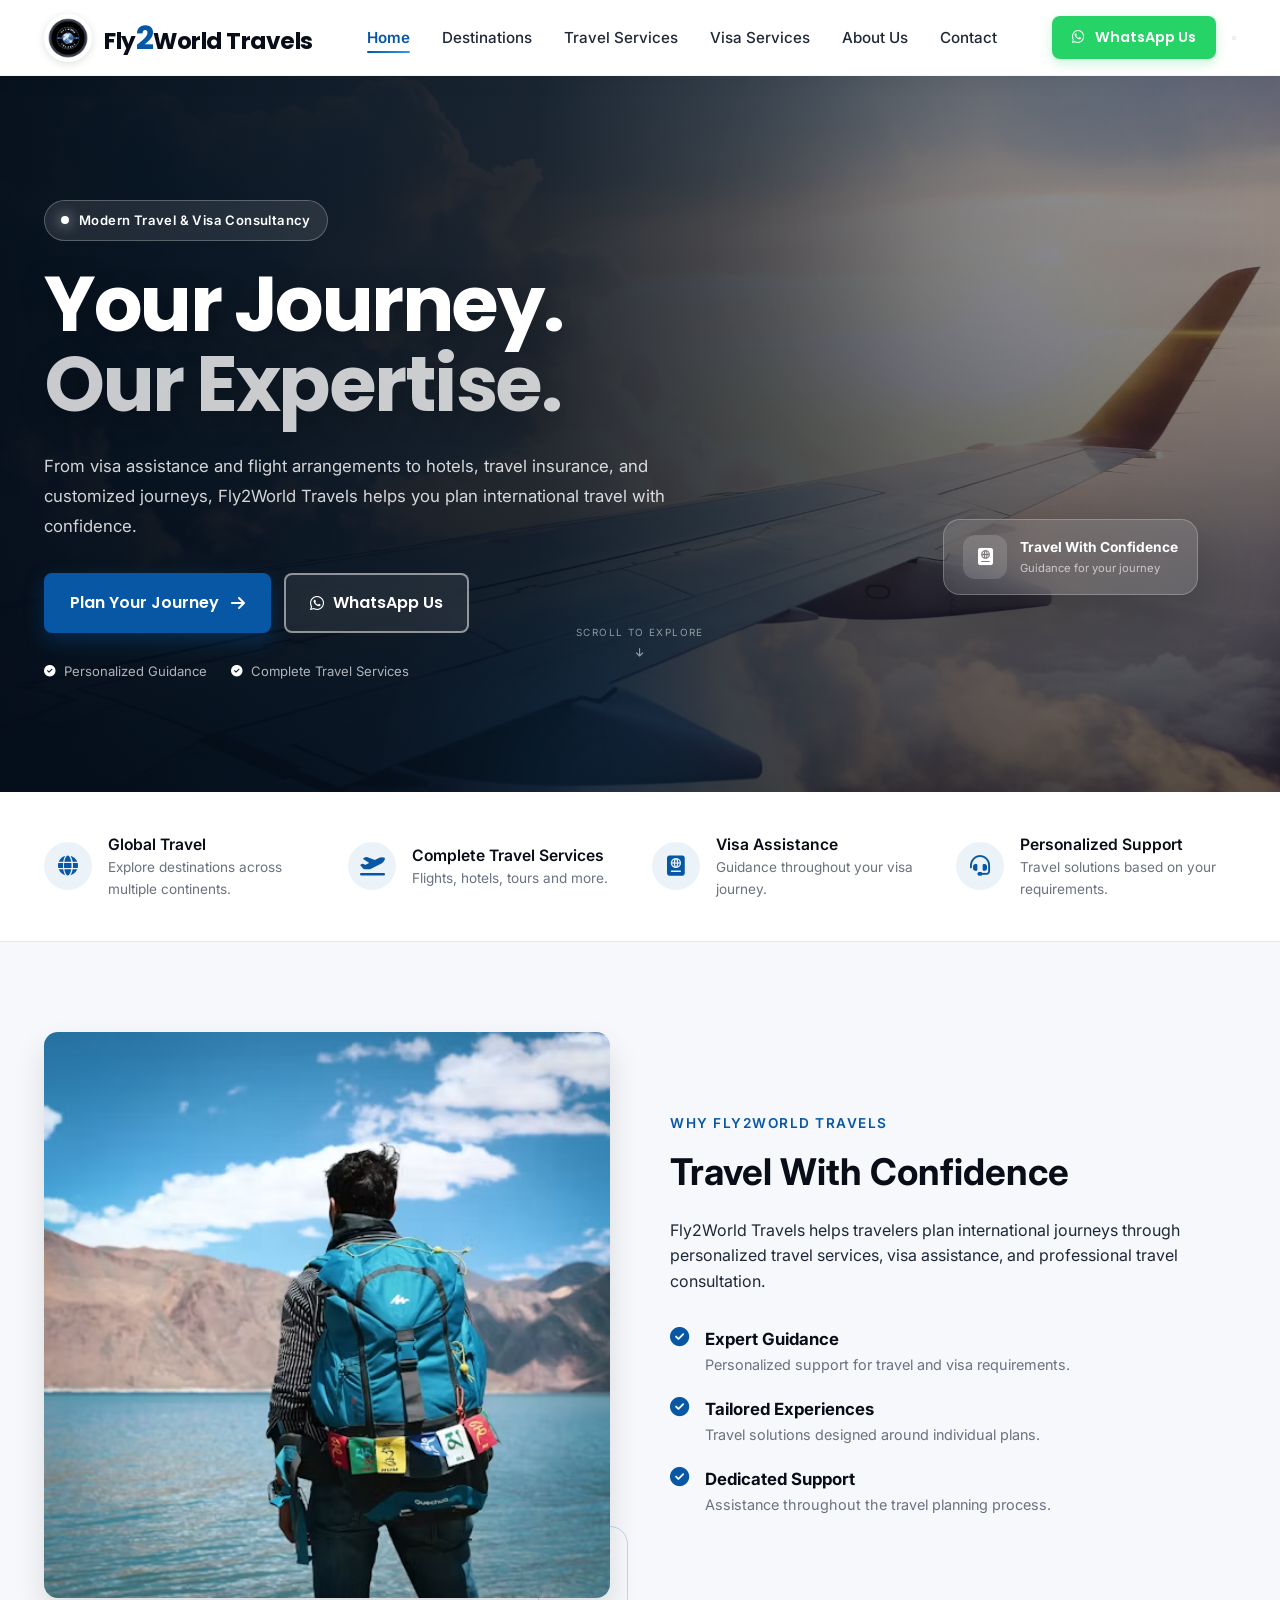
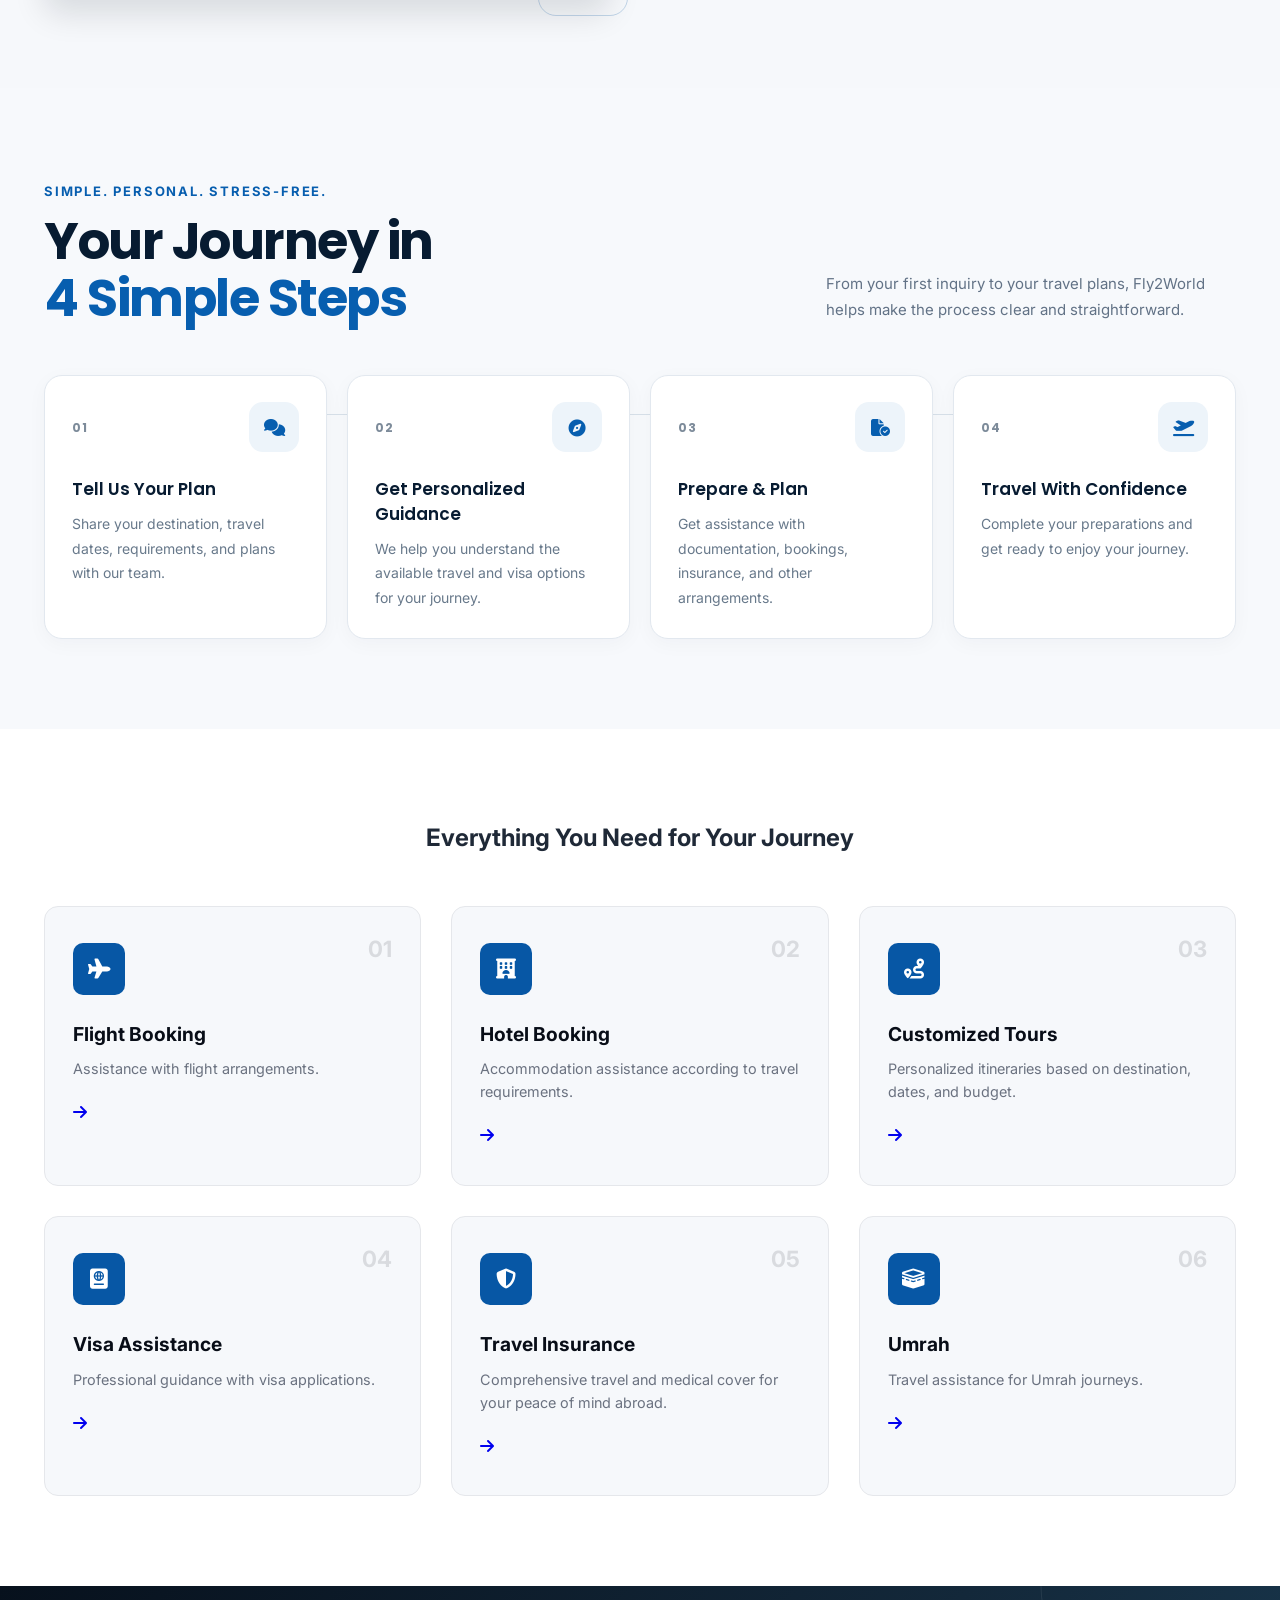
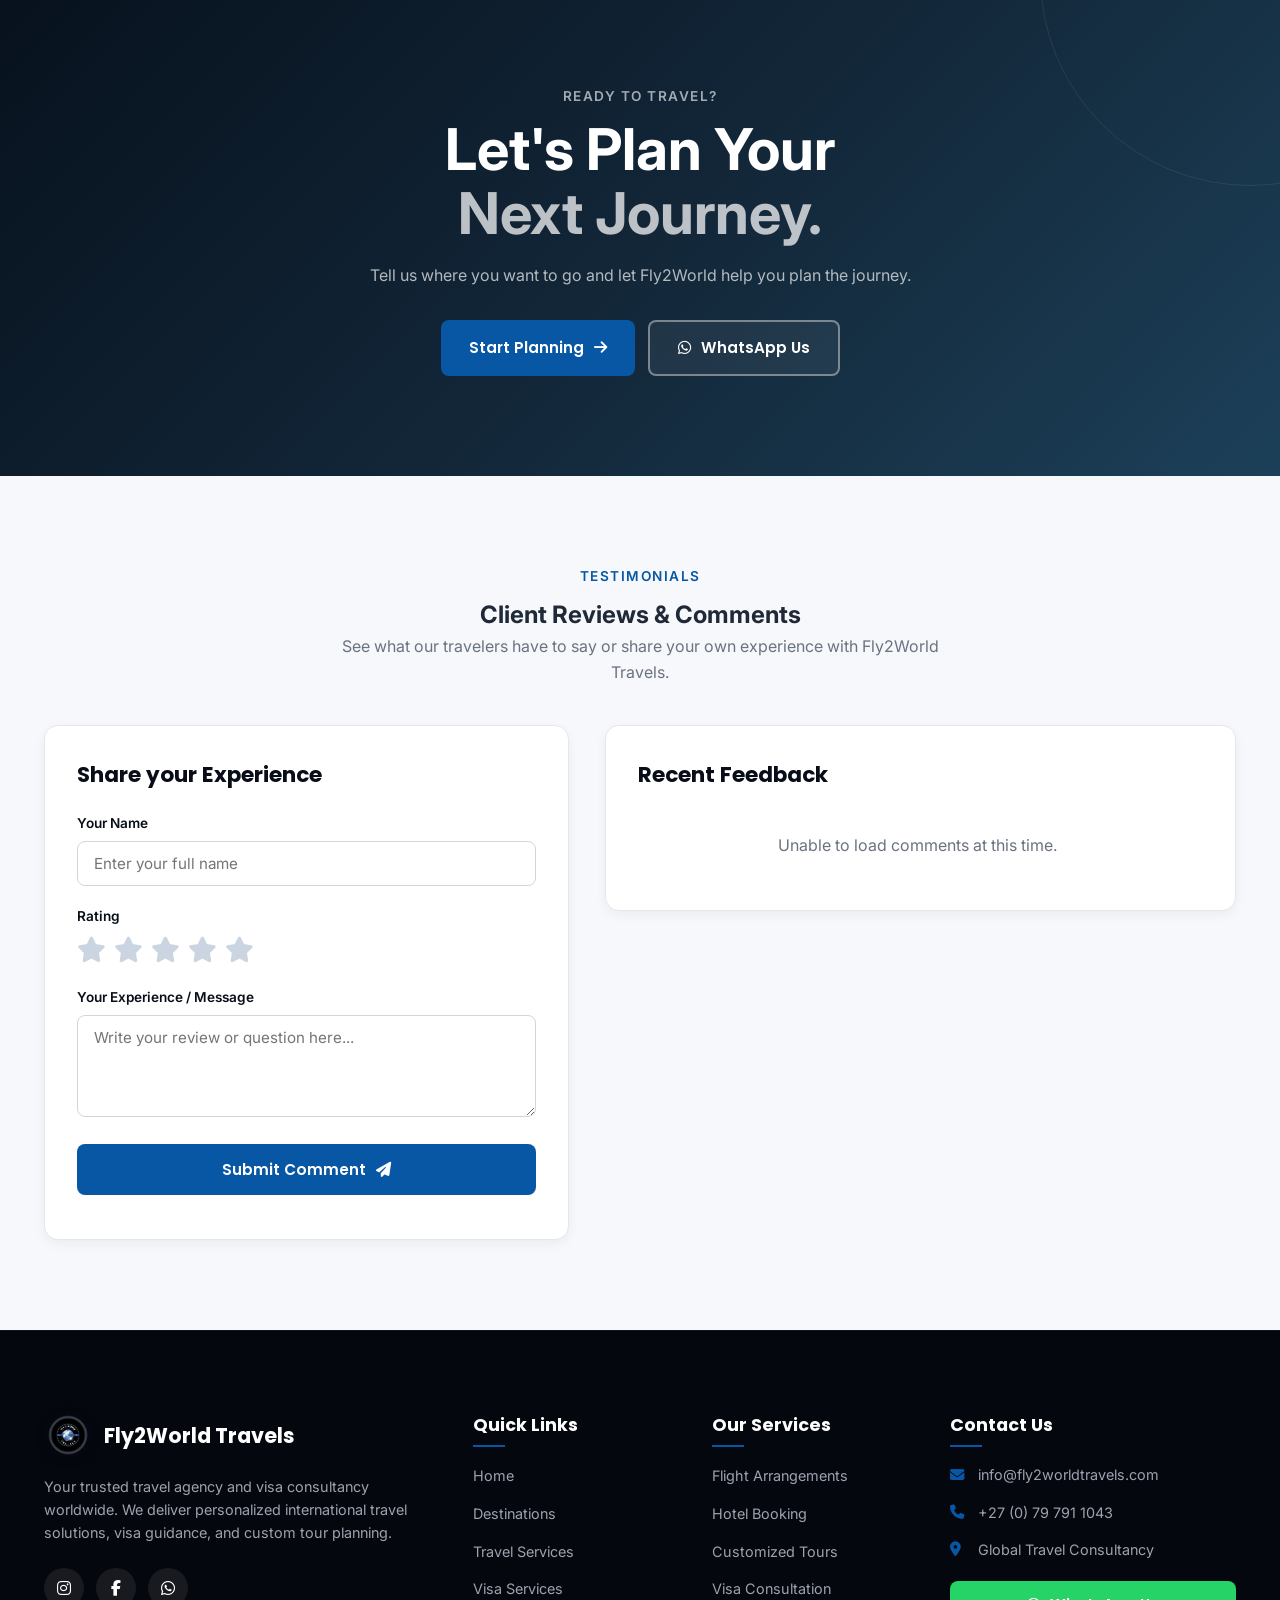
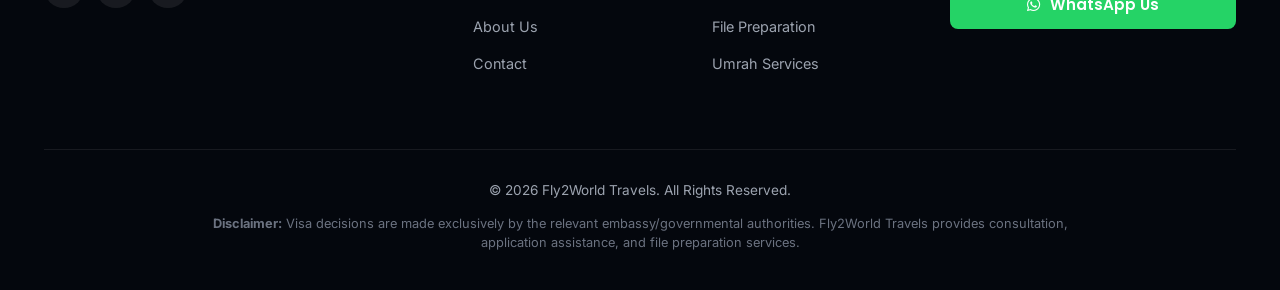
<file: index.html>
<!DOCTYPE html>
<html lang="en">
<head>
  <meta charset="UTF-8">
  <meta name="viewport" content="width=device-width, initial-scale=1.0">
  <title>Fly2World Travels | Travel & Visa Consultancy</title>
  <meta name="description" content="Book affordable global flights and get expert visa consultancy with Fly2World Travels. Contact us on WhatsApp or Email.">
<meta name="keywords" content="Fly2World Travels,  visa consultation, flight booking, cheap flights South Africa, airline ticketing">
   <link rel="icon" type="image/png" href="assets/images/logo.png">
  <!-- External Fonts & Icons -->
  <link rel="preconnect" href="https://fonts.googleapis.com">
  <link rel="preconnect" href="https://fonts.gstatic.com" crossorigin>
  <link href="https://fonts.googleapis.com/css2?family=Inter:wght@400;500;600&family=Poppins:wght@500;600;700&display=swap" rel="stylesheet">
  <link rel="stylesheet" href="https://cdnjs.cloudflare.com/ajax/libs/font-awesome/6.4.0/css/all.min.css">
  <!-- Add inside <head> of index.html -->
<link rel="preload" as="image" href="assets/images/hero-bg.jpg">
  <!-- Stylesheets (Exact relative paths from pages/) -->
  <link rel="stylesheet" href="assets/css/variables.css">
  <link rel="stylesheet" href="assets/css/style.css">
  <link rel="stylesheet" href="assets/css/responsive.css">
</head>
<body>

  <!-- 01. Navbar -->
  <header class="navbar" id="navbar">
    <div class="nav-container">
      
      <!-- Brand Logo + Typography -->
      <a href="index.html" class="brand-logo">
       <img src="assets/images/logo.png" alt="Fly2World Logo" class="logo-img" fetchpriority="high" loading="eager">
        <span class="brand-text">Fly<span class="brand-accent">2</span>World Travels</span>
      </a>
      
      <!-- Desktop Navigation Menu -->
   <nav class="nav-menu" id="navMenu">
  <ul>
    <li><a href="index.html" class="nav-link active">Home</a></li>
    <!-- Step into the pages folder -->
    <li><a href="pages/destinations.html" class="nav-link">Destinations</a></li>
    <li><a href="pages/travel-services.html" class="nav-link">Travel Services</a></li>
    <li><a href="pages/visa-services.html" class="nav-link">Visa Services</a></li>
    <li><a href="pages/about.html" class="nav-link">About Us</a></li>
    <li><a href="pages/contact.html" class="nav-link">Contact</a></li>
  </ul>
</nav>

      <!-- Right Actions (WhatsApp Button + Mobile Toggle) -->
      <div class="nav-actions">
        <a href="javascript:void(0)" onclick="openWhatsApp('Navbar Direct')" class="btn btn-whatsapp nav-btn">
          <i class="fa-brands fa-whatsapp"></i> <span>WhatsApp Us</span>
        </a>
        <button class="hamburger" id="hamburgerBtn" aria-label="Toggle Navigation">
          <span></span><span></span><span></span>
        </button>
      </div>

    </div>
  </header>

<!-- 02. Premium Hero Section -->
  <section class="hero-section premium-hero">
    <div class="hero-overlay"></div>
    <div class="hero-glow hero-glow-one"></div>
    <div class="hero-glow hero-glow-two"></div>

    <div class="container hero-container">
      <div class="hero-content">
        <span class="hero-badge">
          <span class="badge-dot"></span>
          Modern Travel & Visa Consultancy
        </span>

        <h1>Your Journey.<br><span>Our Expertise.</span></h1>

        <p>From visa assistance and flight arrangements to hotels, travel insurance, and customized journeys, Fly2World Travels helps you plan international travel with confidence.</p>

        <div class="hero-actions">
          <a href="pages/contact.html" class="btn btn-primary hero-primary-btn">
            Plan Your Journey <i class="fa-solid fa-arrow-right"></i>
          </a>
          <a href="javascript:void(0)" onclick="openWhatsApp('Hero Direct')" class="btn btn-outline hero-whatsapp-btn">
            <i class="fa-brands fa-whatsapp"></i> WhatsApp Us
          </a>
        </div>

        <div class="hero-mini-trust">
          <span><i class="fa-solid fa-circle-check"></i> Personalized Guidance</span>
          <span><i class="fa-solid fa-circle-check"></i> Complete Travel Services</span>
        </div>
      </div>

      <div class="hero-floating-card">
        <div class="floating-icon"><i class="fa-solid fa-passport"></i></div>
        <div><strong>Travel With Confidence</strong><span>Guidance for your journey</span></div>
      </div>

      <div class="hero-scroll"><span>Scroll to explore</span><i class="fa-solid fa-arrow-down"></i></div>
    </div>
  </section>

  <!-- 03. Trust Highlights -->
  <section class="trust-highlights">
    <div class="container">
      <div class="trust-grid">
        <div class="trust-card">
          <div class="trust-icon"><i class="fa-solid fa-globe"></i></div>
          <div class="trust-info">
            <h3>Global Travel</h3>
            <p>Explore destinations across multiple continents.</p>
          </div>
        </div>

        <div class="trust-card">
          <div class="trust-icon"><i class="fa-solid fa-plane-departure"></i></div>
          <div class="trust-info">
            <h3>Complete Travel Services</h3>
            <p>Flights, hotels, tours and more.</p>
          </div>
        </div>

        <div class="trust-card">
          <div class="trust-icon"><i class="fa-solid fa-passport"></i></div>
          <div class="trust-info">
            <h3>Visa Assistance</h3>
            <p>Guidance throughout your visa journey.</p>
          </div>
        </div>

        <div class="trust-card">
          <div class="trust-icon"><i class="fa-solid fa-headset"></i></div>
          <div class="trust-info">
            <h3>Personalized Support</h3>
            <p>Travel solutions based on your requirements.</p>
          </div>
        </div>
      </div>
    </div>
  </section>

  <!-- 04. Why Fly2World Section -->
  <section class="why-us section-padding" id="about">
    <div class="container why-grid">
      <div class="why-image">
        <img src="assets/images/about-img.jpg" alt="Travel Planning">
      </div>
      <div class="why-content">
        <span class="subheading">Why Fly2World Travels</span>
        <h2>Travel With Confidence</h2>
        <p>Fly2World Travels helps travelers plan international journeys through personalized travel services, visa assistance, and professional travel consultation.</p>
        
        <div class="benefits-list">
          <div class="benefit-item">
            <i class="fa-solid fa-circle-check"></i>
            <div>
              <h4>Expert Guidance</h4>
              <p>Personalized support for travel and visa requirements.</p>
            </div>
          </div>
          <div class="benefit-item">
            <i class="fa-solid fa-circle-check"></i>
            <div>
              <h4>Tailored Experiences</h4>
              <p>Travel solutions designed around individual plans.</p>
            </div>
          </div>
          <div class="benefit-item">
            <i class="fa-solid fa-circle-check"></i>
            <div>
              <h4>Dedicated Support</h4>
              <p>Assistance throughout the travel planning process.</p>
            </div>
          </div>
        </div>
      </div>
    </div>
  </section>

 <!-- 05. How It Works -->
<section class="how-it-works section-padding" id="how-it-works">

    <div class="container">

        <div class="how-it-works-header">

            <div class="how-heading">

                <span class="how-eyebrow">
                    SIMPLE. PERSONAL. STRESS-FREE.
                </span>

                <h2>
                    Your Journey in
                    <span>4 Simple Steps</span>
                </h2>

            </div>

            <p class="how-intro">
                From your first inquiry to your travel plans,
                Fly2World helps make the process clear and straightforward.
            </p>

        </div>


        <div class="steps-wrapper">

            <!-- Step 01 -->
            <div class="step-card">

                <div class="step-card-top">

                    <span class="step-number">01</span>

                    <div class="step-icon">
                        <i class="fa-solid fa-comments"></i>
                    </div>

                </div>

                <div class="step-content">

                    <h3>Tell Us Your Plan</h3>

                    <p>
                        Share your destination, travel dates,
                        requirements, and plans with our team.
                    </p>

                </div>

            </div>


            <!-- Step 02 -->
            <div class="step-card">

                <div class="step-card-top">

                    <span class="step-number">02</span>

                    <div class="step-icon">
                        <i class="fa-solid fa-compass"></i>
                    </div>

                </div>

                <div class="step-content">

                    <h3>Get Personalized Guidance</h3>

                    <p>
                        We help you understand the available
                        travel and visa options for your journey.
                    </p>

                </div>

            </div>


            <!-- Step 03 -->
            <div class="step-card">

                <div class="step-card-top">

                    <span class="step-number">03</span>

                    <div class="step-icon">
                        <i class="fa-solid fa-file-circle-check"></i>
                    </div>

                </div>

                <div class="step-content">

                    <h3>Prepare &amp; Plan</h3>

                    <p>
                        Get assistance with documentation,
                        bookings, insurance, and other arrangements.
                    </p>

                </div>

            </div>


            <!-- Step 04 -->
            <div class="step-card">

                <div class="step-card-top">

                    <span class="step-number">04</span>

                    <div class="step-icon">
                        <i class="fa-solid fa-plane-departure"></i>
                    </div>

                </div>

                <div class="step-content">

                    <h3>Travel With Confidence</h3>

                    <p>
                        Complete your preparations and get ready
                        to enjoy your journey.
                    </p>

                </div>

            </div>

        </div>

    </div>

</section>

  <!-- 05. Services Section -->
  <section class="services-section section-padding" id="services">
    <div class="container">
      <div class="section-header text-center">
        <h2>Everything You Need for Your Journey</h2>
      </div>
      <div class="services-grid">
        <div class="service-card">
          <span class="service-num">01</span>
          <div class="service-icon"><i class="fa-solid fa-plane"></i></div>
          <h3>Flight Booking</h3>
          <p>Assistance with flight arrangements.</p>
          <a href="pages/travel-services.html#flight-booking"><i class="fa-solid fa-arrow-right"></i></a>
        </div>
        <div class="service-card">
          <span class="service-num">02</span>
          <div class="service-icon"><i class="fa-solid fa-hotel"></i></div>
          <h3>Hotel Booking</h3>
          <p>Accommodation assistance according to travel requirements.</p>
          <a href="pages/travel-services.html#hotel-booking"><i class="fa-solid fa-arrow-right"></i></a>
        </div>
        <div class="service-card">
          <span class="service-num">03</span>
          <div class="service-icon"><i class="fa-solid fa-route"></i></div>
          <h3>Customized Tours</h3>
          <p>Personalized itineraries based on destination, dates, and budget.</p>
          <a href="pages/travel-services.html#custom-tours"><i class="fa-solid fa-arrow-right"></i></a>
        </div>
        <div class="service-card">
          <span class="service-num">04</span>
          <div class="service-icon"><i class="fa-solid fa-passport"></i></div>
          <h3>Visa Assistance</h3>
          <p>Professional guidance with visa applications.</p>
          <a href="pages/visa-services.html"><i class="fa-solid fa-arrow-right"></i></a>
        </div>
       <div class="service-card">
  <span class="service-num">05</span>
  <div class="service-icon"><i class="fa-solid fa-shield-halved"></i></div>
  <h3>Travel Insurance</h3>
  <p>Comprehensive travel and medical cover for your peace of mind abroad.</p>
  <a href="pages/travel-services.html#insurance"><i class="fa-solid fa-arrow-right"></i></a>
</div>
        <div class="service-card">
          <span class="service-num">06</span>
          <div class="service-icon"><i class="fa-solid fa-kaaba"></i></div>
          <h3>Umrah</h3>
          <p>Travel assistance for Umrah journeys.</p>
          <a href="pages/travel-services.html#umrah"><i class="fa-solid fa-arrow-right"></i></a>
        </div>
      </div>
    </div>
  </section>
<!-- 07. Final Call To Action -->
  <section class="final-cta">
    <div class="container">
      <div class="final-cta-content">
        <span class="subheading">Ready to Travel?</span>
        <h2>Let's Plan Your <span>Next Journey.</span></h2>
        <p>Tell us where you want to go and let Fly2World help you plan the journey.</p>
        <div class="final-cta-actions">
          <a href="pages/contact.html" class="btn btn-primary">Start Planning <i class="fa-solid fa-arrow-right"></i></a>
          <a href="javascript:void(0)" onclick="openWhatsApp('Final CTA')" class="btn btn-outline"><i class="fa-brands fa-whatsapp"></i> WhatsApp Us</a>
        </div>
      </div>
    </div>
  </section>
<!-- 06. Client Reviews & Comments Section -->
  <section class="comments-section section-padding" id="comments">
    <div class="container">
      <div class="section-header text-center">
        <span class="subheading">Testimonials</span>
        <h2>Client Reviews & Comments</h2>
        <p class="comments-intro">See what our travelers have to say or share your own experience with Fly2World Travels.</p>
      </div>

      <div class="comments-container">
        <!-- New Comment Form -->
        <div class="comment-form-card">
          <h3>Share your Experience</h3>
          <form id="commentForm">
            <div class="form-group">
              <label for="commentName">Your Name</label>
              <input type="text" id="commentName" placeholder="Enter your full name" required>
            </div>

            <div class="form-group">
              <label for="commentRating">Rating</label>
            <div class="star-rating" id="starRating">
    <i class="fa-solid fa-star star" data-value="1"></i>
    <i class="fa-solid fa-star star" data-value="2"></i>
    <i class="fa-solid fa-star star" data-value="3"></i>
    <i class="fa-solid fa-star star" data-value="4"></i>
    <i class="fa-solid fa-star star" data-value="5"></i>
  </div>
  <input type="hidden" id="commentRating" value="0">
            </div>

            <div class="form-group">
              <label for="commentMessage">Your Experience / Message</label>
              <textarea id="commentMessage" rows="4" placeholder="Write your review or question here..." required></textarea>
            </div>

            <button type="submit" class="btn btn-primary btn-submit-comment" id="submitCommentBtn">
              Submit Comment <i class="fa-solid fa-paper-plane"></i>
            </button>
            <div id="commentStatusMessage" class="status-msg"></div>
          </form>
        </div>

        <!-- Comments Display List -->
        <div class="comments-list-wrapper">
          <h3>Recent Feedback</h3>
          <div id="commentsList" class="comments-list">
            <p class="loading-text"><i class="fa-solid fa-spinner fa-spin"></i> Loading comments...</p>
          </div>
        </div>
      </div>
    </div>
  </section>
  <!-- 13 & 14. Premium Footer -->
  <footer class="footer" id="contact">
    <div class="container">
      <div class="footer-grid">
        
        <!-- Column 1: Brand Info -->
        <div class="footer-col brand-col">
          <a href="#" class="footer-logo">
         <img src="assets/images/logo.png" alt="Fly2World Travels Logo" class="logo-img">
            <span class="logo-text">Fly2World Travels</span>
          </a>
          <p class="footer-desc">
            Your trusted travel agency and visa consultancy worldwide. We deliver personalized international travel solutions, visa guidance, and custom tour planning.
          </p>
          <div class="footer-socials">
            <a href="https://www.instagram.com/_fly2worldtravels?igsi=MXN6NjRyMHVrOTJrZA%3D%3D&utm_source=qr" target="_blank" aria-label="Instagram"><i class="fa-brands fa-instagram"></i></a>
            <a href="https://web.facebook.com/profile.php?id=61588302239245" target="_blank" aria-label="Facebook"><i class="fa-brands fa-facebook-f"></i></a>
            <a href="javascript:void(0)" onclick="openWhatsApp('Footer Social')" aria-label="WhatsApp"><i class="fa-brands fa-whatsapp"></i></a>
          </div>
        </div>

        <!-- Column 2: Quick Links -->
        <div class="footer-col">
          <h4>Quick Links</h4>
          <ul class="footer-links">
            <li><a href="#">Home</a></li>
            <li><a href="pages/destinations.html">Destinations</a></li>
            <li><a href="pages/travel-services.html">Travel Services</a></li>
            <li><a href="pages/visa-services.html">Visa Services</a></li>
            <li><a href="pages/about.html">About Us</a></li>
            <li><a href="pages/contact.html">Contact</a></li>
          </ul>
        </div>

        <!-- Column 3: Travel & Visa Services -->
        <div class="footer-col">
          <h4>Our Services</h4>
          <ul class="footer-links">
            <li><a href="pages/travel-services.html">Flight Arrangements</a></li>
            <li><a href="pages/travel-services.html#hotel-booking">Hotel Booking</a></li>
            <li><a href="pages/travel-services.html#custom-tours">Customized Tours</a></li>
            <li><a href="pages/visa-services.html">Visa Consultation</a></li>
            <li><a href="pages/visa-services.html#file-prep">File Preparation</a></li>
            <li><a href="pages/travel-services.html#umrah">Umrah Services</a></li>
          </ul>
        </div>

        <!-- Column 4: Direct Contact Info -->
        <div class="footer-col contact-col">
          <h4>Contact Us</h4>
          <ul class="contact-list">
            <li>
              <i class="fa-solid fa-envelope"></i>
              <a href="mailto:info@fly2worldtravels.com">info@fly2worldtravels.com</a>
            </li>
            <li>
              <i class="fa-solid fa-phone"></i>
              <a href="tel:+27797911043">+27 (0) 79 791 1043</a>
            </li>
            <li>
              <i class="fa-solid fa-location-dot"></i>
              <span>Global Travel Consultancy</span>
            </li>
          </ul>
          <a href="javascript:void(0)" onclick="openWhatsApp('Footer Direct')" class="btn btn-whatsapp footer-btn">
            <i class="fa-brands fa-whatsapp"></i> WhatsApp Us
          </a>
        </div>

      </div>

      <!-- Legal Disclaimer & Copyright -->
      <div class="footer-bottom">
        <p>© 2026 Fly2World Travels. All Rights Reserved.</p>
        <p class="disclaimer">
          <strong>Disclaimer:</strong> Visa decisions are made exclusively by the relevant embassy/governmental authorities. Fly2World Travels provides consultation, application assistance, and file preparation services.
        </p>
      </div>
    </div>
  </footer>
  <!-- Scripts (Exact relative paths from pages/) -->
  <script src="assets/js/main.js"></script>
  <script src="assets/js/accordion.js"></script>
  <script src="assets/js/whatsapp.js"></script>
</body>
</html>
</file>
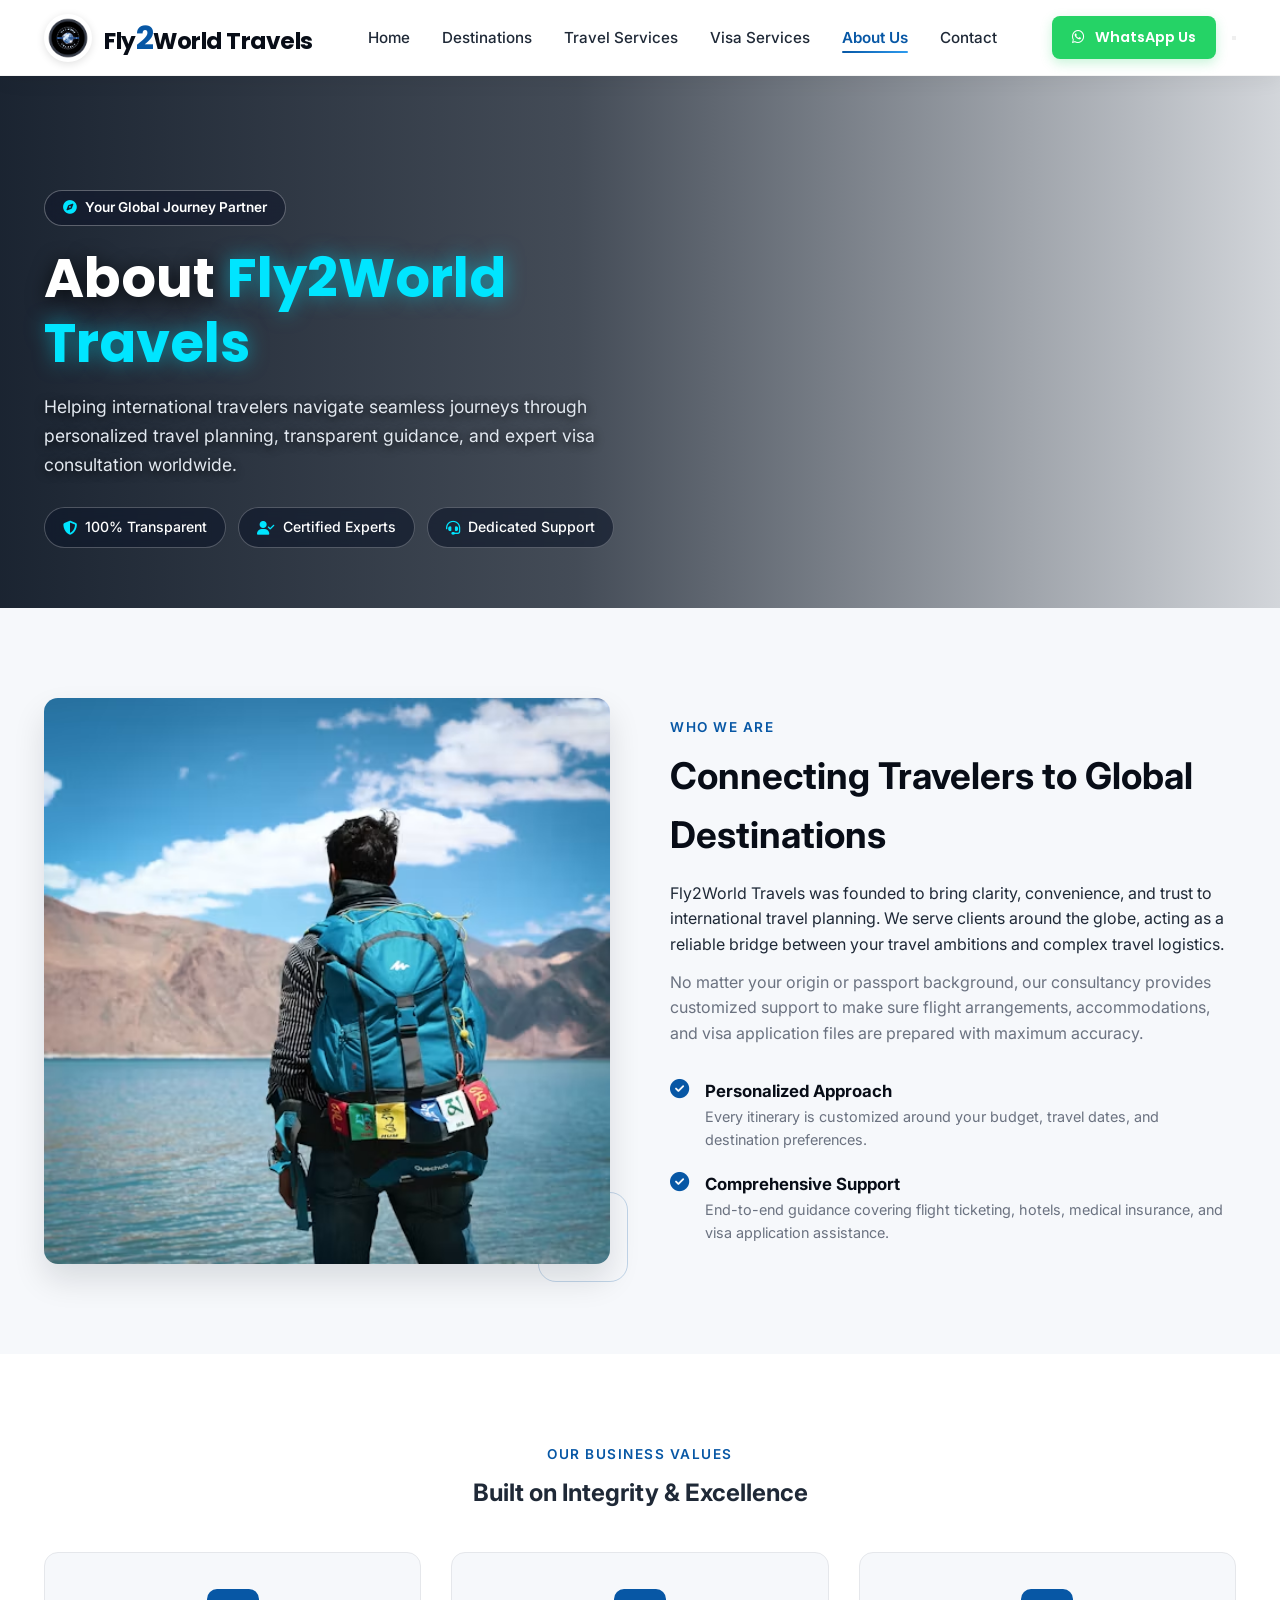
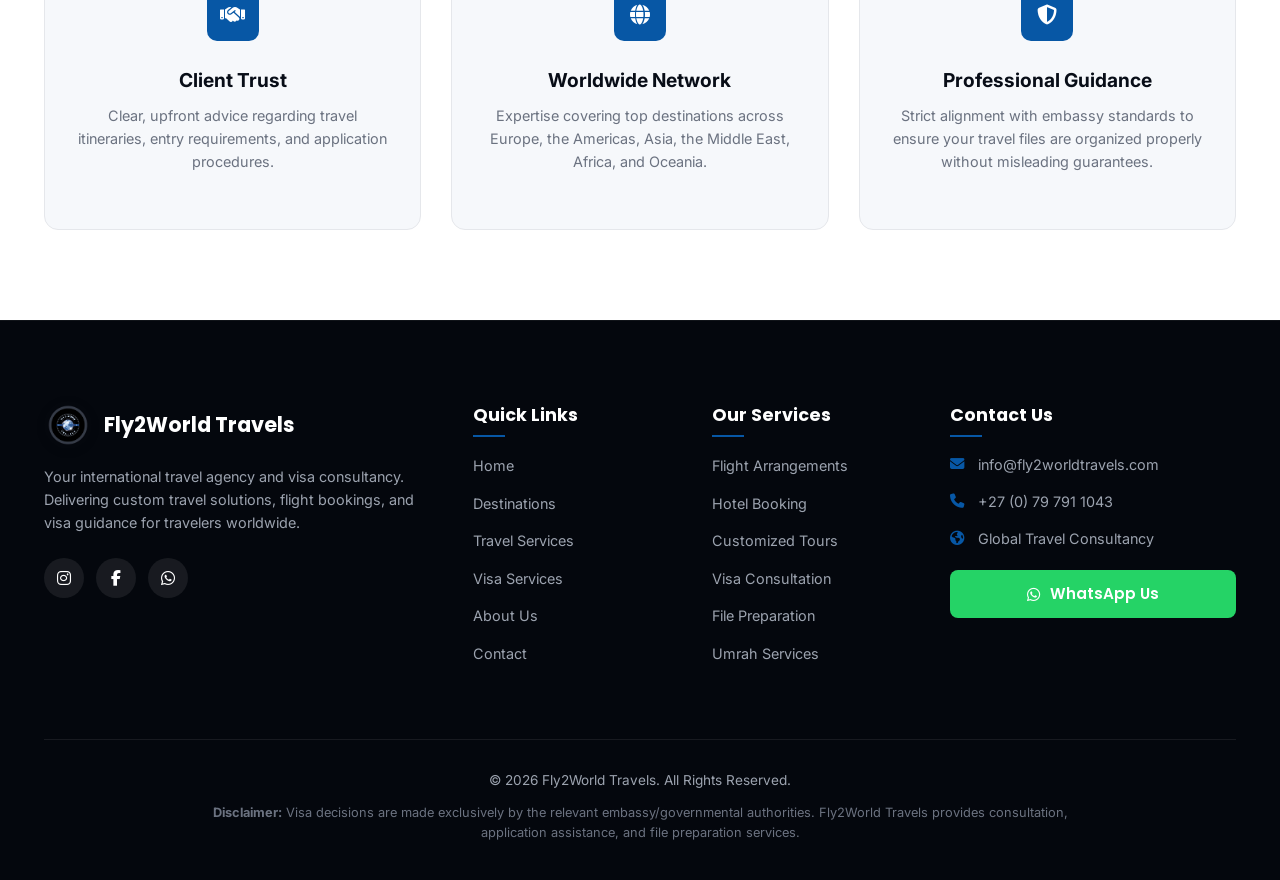
<file: pages/about.html>
<!DOCTYPE html>
<html lang="en">
<head>
  <meta charset="UTF-8">
  <meta name="viewport" content="width=device-width, initial-scale=1.0">
  <title>About Us | Fly2World Global Travel & Visa Consultancy</title>
  <link rel="icon" type="image/png" href="../assets/images/logo.png">

  <!-- Fonts & Icons -->
  <link rel="preconnect" href="https://fonts.googleapis.com">
  <link rel="preconnect" href="https://fonts.gstatic.com" crossorigin>
  <link href="https://fonts.googleapis.com/css2?family=Inter:wght@400;500;600&family=Poppins:wght@500;600;700&display=swap" rel="stylesheet">
  <link rel="stylesheet" href="https://cdnjs.cloudflare.com/ajax/libs/font-awesome/6.4.0/css/all.min.css">
  
  <!-- Shared Stylesheets -->
  <link rel="stylesheet" href="../assets/css/variables.css">
  <link rel="stylesheet" href="../assets/css/style.css">
  <link rel="stylesheet" href="../assets/css/responsive.css">
</head>
<body>

  <!-- Navbar -->
  <header class="navbar" id="navbar">
    <div class="nav-container">
      <a href="../index.html" class="brand-logo">
        <img src="../assets/images/logo.png" alt="Fly2World Logo" class="logo-img">
        <span class="brand-text">Fly<span class="brand-accent">2</span>World Travels</span>
      </a>
      <nav class="nav-menu" id="navMenu">
        <ul>
          <li><a href="../index.html" class="nav-link">Home</a></li>
          <li><a href="destinations.html" class="nav-link">Destinations</a></li>
          <li><a href="travel-services.html" class="nav-link">Travel Services</a></li>
          <li><a href="visa-services.html" class="nav-link">Visa Services</a></li>
          <li><a href="about.html" class="nav-link active">About Us</a></li>
          <li><a href="contact.html" class="nav-link">Contact</a></li>
        </ul>
      </nav>
      <div class="nav-actions">
        <a href="javascript:void(0)" onclick="openWhatsApp('About Page General')" class="btn btn-whatsapp nav-btn">
          <i class="fa-brands fa-whatsapp"></i> <span>WhatsApp Us</span>
        </a>
        <button class="hamburger" id="hamburgerBtn" aria-label="Toggle Navigation">
          <span></span><span></span><span></span>
        </button>
      </div>
    </div>
  </header>

  <!-- Inner Hero -->
  <!-- Left-Aligned About Us Hero -->
<!-- Clean Full-Width About Us Hero -->
<section class="about-minimal-hero">
  <div class="about-hero-overlay"></div>
  <div class="container about-hero-container">
    <div class="about-hero-content">
      
      <span class="hero-badge">
        <i class="fa-solid fa-compass"></i> Your Global Journey Partner
      </span>

      <h1>About <span class="accent-cyan">Fly2World Travels</span></h1>
      
      <p class="hero-subtitle">
        Helping international travelers navigate seamless journeys through personalized travel planning, transparent guidance, and expert visa consultation worldwide.
      </p>

      <!-- Clean Horizontal Value Chips -->
      <div class="about-inline-features">
        <span><i class="fa-solid fa-shield-halved"></i> 100% Transparent</span>
        <span><i class="fa-solid fa-user-check"></i> Certified Experts</span>
        <span><i class="fa-solid fa-headset"></i> Dedicated Support</span>
      </div>

    </div>
  </div>
</section>

  <!-- Story & Vision Section -->
  <section class="section-padding">
    <div class="container why-grid">
      <div class="why-image">
        <img src="../assets/images/about-img.jpg" alt="Fly2World Global Travel Consultancy">
      </div>
      <div class="why-content">
        <span class="subheading">Who We Are</span>
        <h2>Connecting Travelers to Global Destinations</h2>
        <p>Fly2World Travels was founded to bring clarity, convenience, and trust to international travel planning. We serve clients around the globe, acting as a reliable bridge between your travel ambitions and complex travel logistics.</p>
        <p class="why-desc-muted">No matter your origin or passport background, our consultancy provides customized support to make sure flight arrangements, accommodations, and visa application files are prepared with maximum accuracy.</p>
        
        <div class="benefits-list">
          <div class="benefit-item">
            <i class="fa-solid fa-circle-check"></i>
            <div>
              <h4>Personalized Approach</h4>
              <p>Every itinerary is customized around your budget, travel dates, and destination preferences.</p>
            </div>
          </div>
          <div class="benefit-item">
            <i class="fa-solid fa-circle-check"></i>
            <div>
              <h4>Comprehensive Support</h4>
              <p>End-to-end guidance covering flight ticketing, hotels, medical insurance, and visa application assistance.</p>
            </div>
          </div>
        </div>
      </div>
    </div>
  </section>

  <!-- Core Pillars -->
  <section class="section-padding bg-white">
    <div class="container">
      <div class="text-center section-header">
        <span class="subheading">Our Business Values</span>
        <h2>Built on Integrity & Excellence</h2>
      </div>

      <!-- Removed hardcoded inline styles so responsive.css takes control -->
      <div class="values-grid">
        
        <div class="service-card text-center value-card-padding">
          <div class="service-icon value-icon-margin"><i class="fa-solid fa-handshake"></i></div>
          <h3>Client Trust</h3>
          <p>Clear, upfront advice regarding travel itineraries, entry requirements, and application procedures.</p>
        </div>

        <div class="service-card text-center value-card-padding">
          <div class="service-icon value-icon-margin"><i class="fa-solid fa-globe"></i></div>
          <h3>Worldwide Network</h3>
          <p>Expertise covering top destinations across Europe, the Americas, Asia, the Middle East, Africa, and Oceania.</p>
        </div>

        <div class="service-card text-center value-card-padding">
          <div class="service-icon value-icon-margin"><i class="fa-solid fa-shield-halved"></i></div>
          <h3>Professional Guidance</h3>
          <p>Strict alignment with embassy standards to ensure your travel files are organized properly without misleading guarantees.</p>
        </div>

      </div>
    </div>
  </section>

  <!-- Premium Footer -->
  <footer class="footer" id="contact">
    <div class="container">
      <div class="footer-grid">
        
        <!-- Column 1: Brand Info -->
        <div class="footer-col brand-col">
          <a href="#" class="footer-logo">
            <img src="../assets/images/logo.png" alt="Fly2World Logo" class="logo-img">
            <span class="logo-text">Fly2World Travels</span>
          </a>
          <p class="footer-desc">
            Your international travel agency and visa consultancy. Delivering custom travel solutions, flight bookings, and visa guidance for travelers worldwide.
          </p>
          <div class="footer-socials">
            <a href="https://www.instagram.com/_fly2worldtravels?igsi=MXN6NjRyMHVrOTJrZA%3D%3D&utm_source=qr" target="_blank" aria-label="Instagram"><i class="fa-brands fa-instagram"></i></a>
            <a href="https://web.facebook.com/profile.php?id=61588302239245" target="_blank" aria-label="Facebook"><i class="fa-brands fa-facebook-f"></i></a>
            <a href="javascript:void(0)" onclick="openWhatsApp('Footer Social')" aria-label="WhatsApp"><i class="fa-brands fa-whatsapp"></i></a>
          </div>
        </div>
        <!-- Column 2: Quick Links -->
        <div class="footer-col">
          <h4>Quick Links</h4>
          <ul class="footer-links">
            <li><a href="../index.html">Home</a></li>
            <li><a href="destinations.html">Destinations</a></li>
            <li><a href="travel-services.html">Travel Services</a></li>
            <li><a href="visa-services.html">Visa Services</a></li>
            <li><a href="about.html">About Us</a></li>
            <li><a href="contact.html">Contact</a></li>
          </ul>
        </div>

        <!-- Column 3: Travel & Visa Services -->
        <div class="footer-col">
          <h4>Our Services</h4>
          <ul class="footer-links">
            <li><a href="travel-services.html">Flight Arrangements</a></li>
            <li><a href="travel-services.html#hotel-booking">Hotel Booking</a></li>
            <li><a href="travel-services.html#custom-tours">Customized Tours</a></li>
            <li><a href="visa-services.html">Visa Consultation</a></li>
            <li><a href="visa-services.html#file-prep">File Preparation</a></li>
            <li><a href="travel-services.html#umrah">Umrah Services</a></li>
          </ul>
        </div>

        <!-- Column 4: Contact Info -->
        <div class="footer-col contact-col">
          <h4>Contact Us</h4>
          <ul class="contact-list">
            <li>
              <i class="fa-solid fa-envelope"></i>
          <a href="mailto:info@fly2worldtravels.com">info@fly2worldtravels.com</a>
            </li>
            <li>
              <i class="fa-solid fa-phone"></i>
              <a href="tel:+27797911043">+27 (0) 79 791 1043</a>
            </li>
            <li>
              <i class="fa-solid fa-earth-americas"></i>
              <span>Global Travel Consultancy</span>
            </li>
          </ul>
          <a href="javascript:void(0)" onclick="openWhatsApp('Footer Direct')" class="btn btn-whatsapp footer-btn">
            <i class="fa-brands fa-whatsapp"></i> WhatsApp Us
          </a>
        </div>

      </div>

      <div class="footer-bottom">
        <p>© 2026 Fly2World Travels. All Rights Reserved.</p>
        <p class="disclaimer">
          <strong>Disclaimer:</strong> Visa decisions are made exclusively by the relevant embassy/governmental authorities. Fly2World Travels provides consultation, application assistance, and file preparation services.
        </p>
      </div>
    </div>
  </footer>

  <script src="../assets/js/main.js"></script>
  <script src="../assets/js/whatsapp.js"></script>
</body>
</html>
</file>
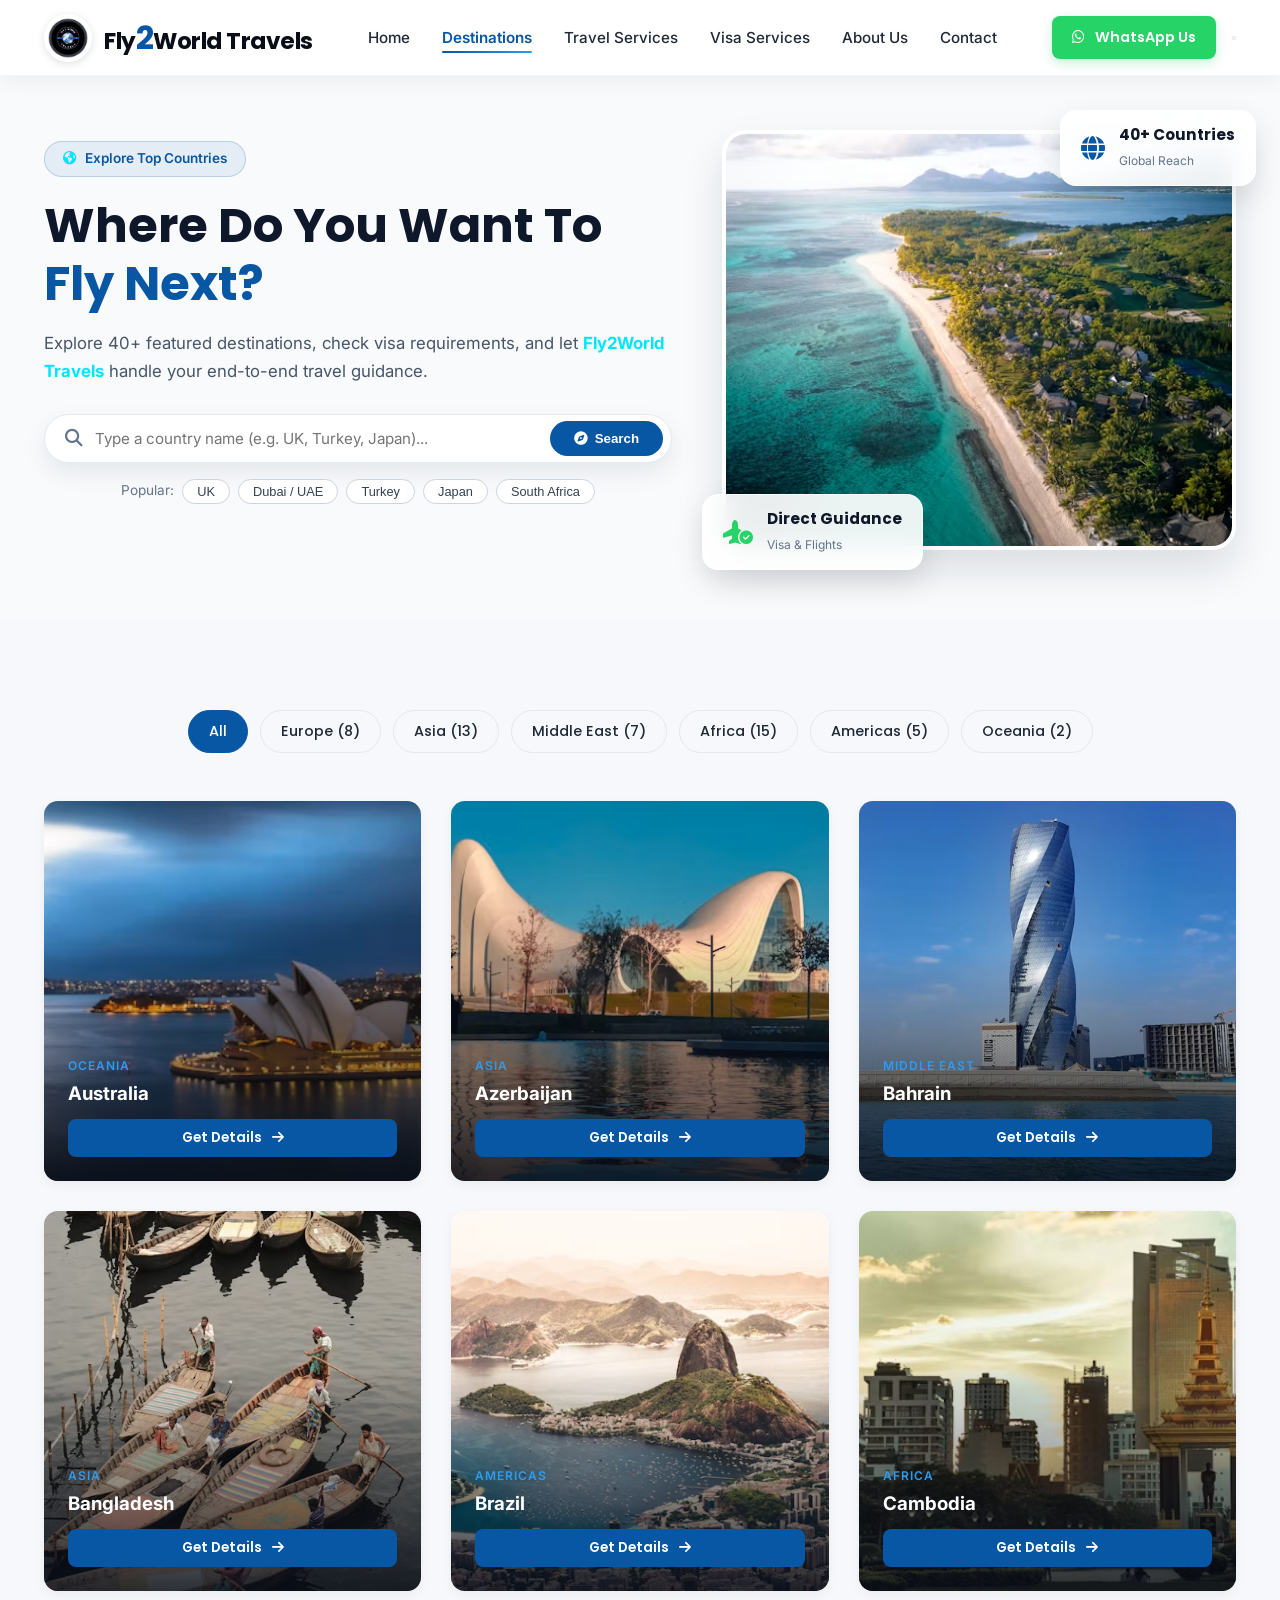
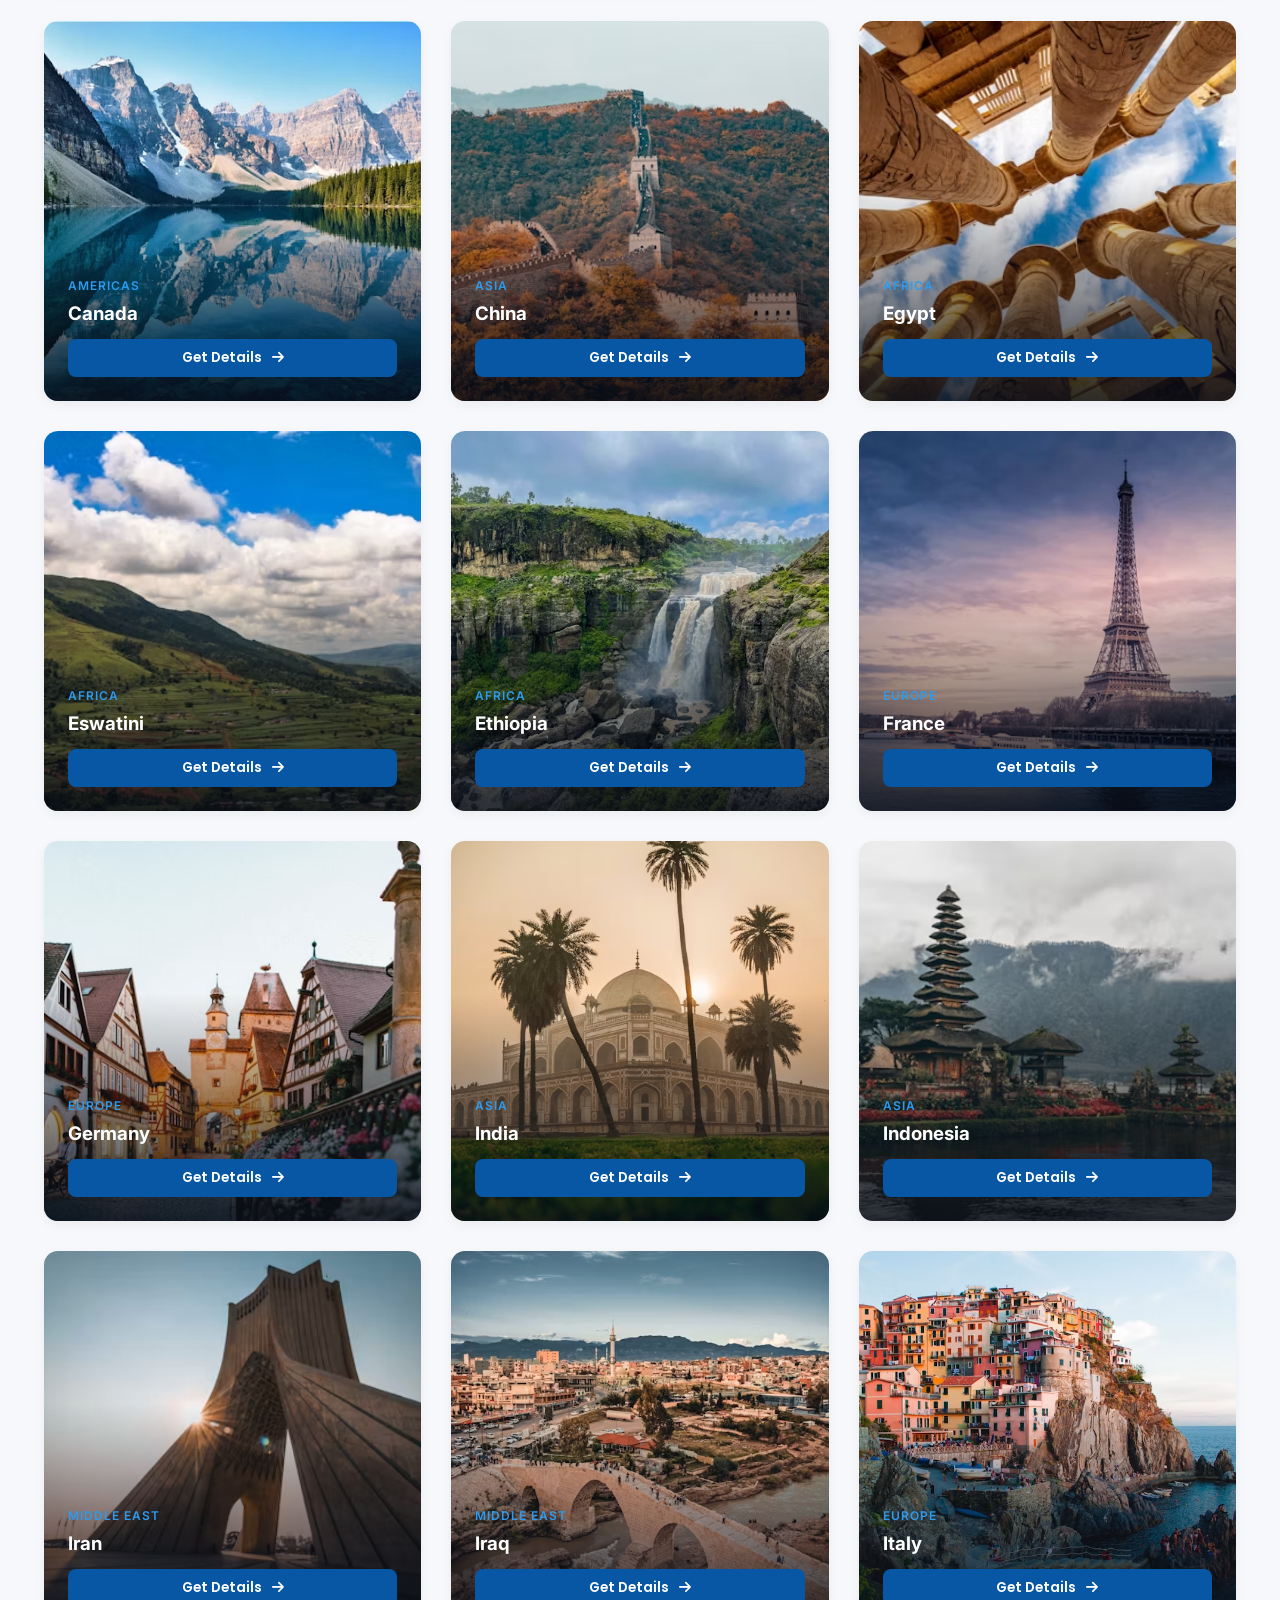
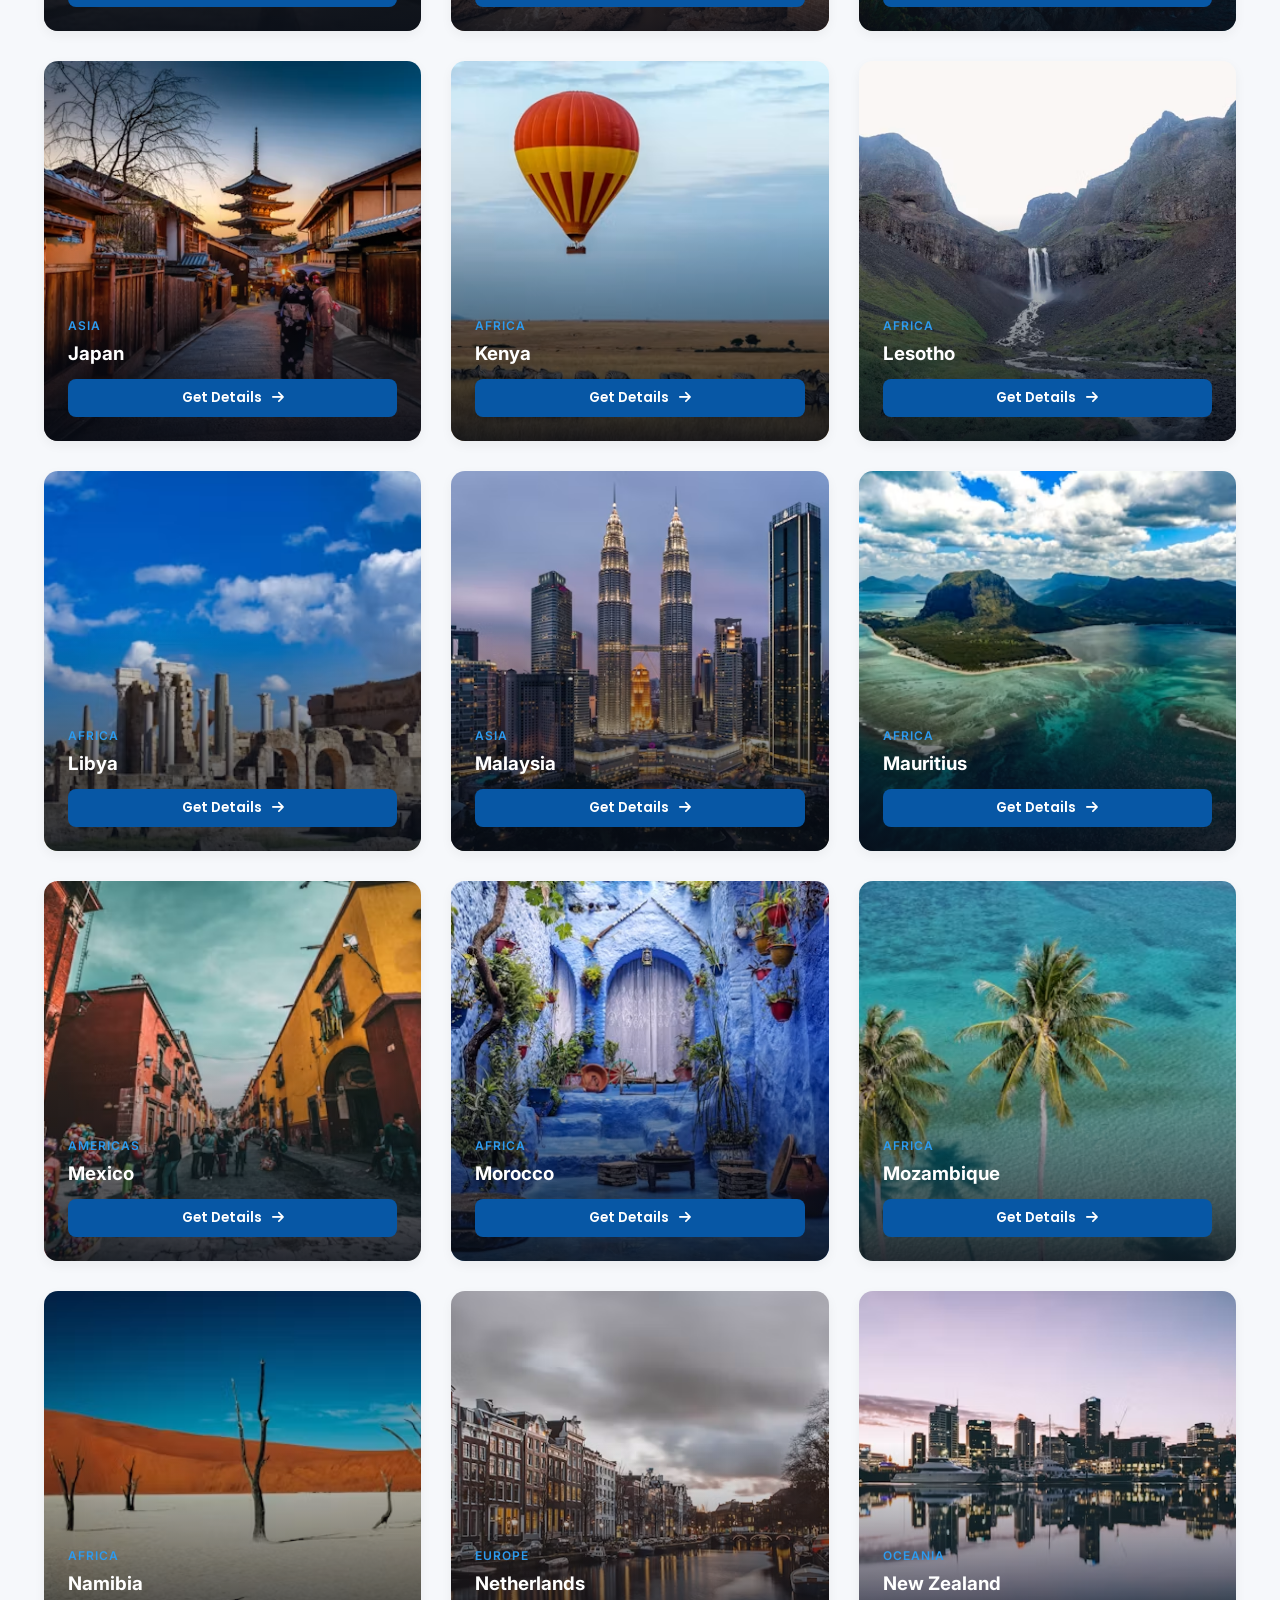
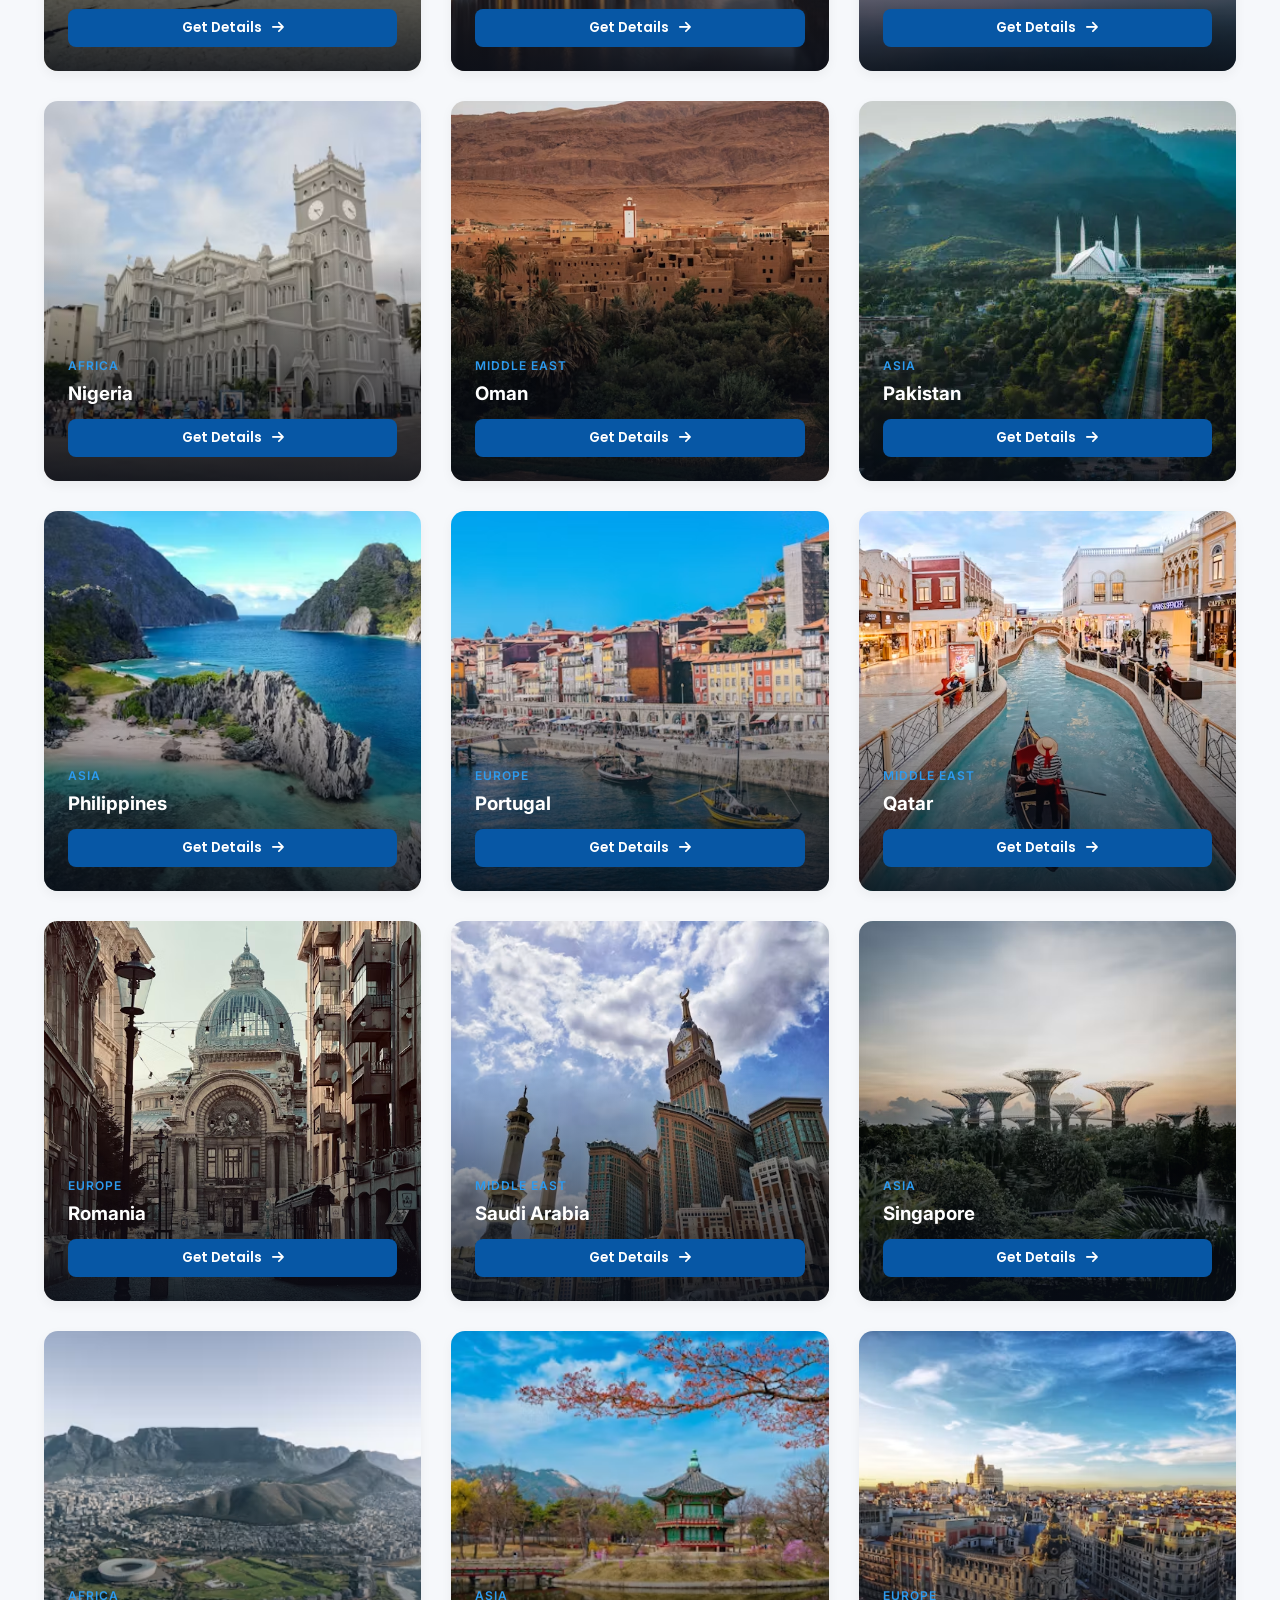
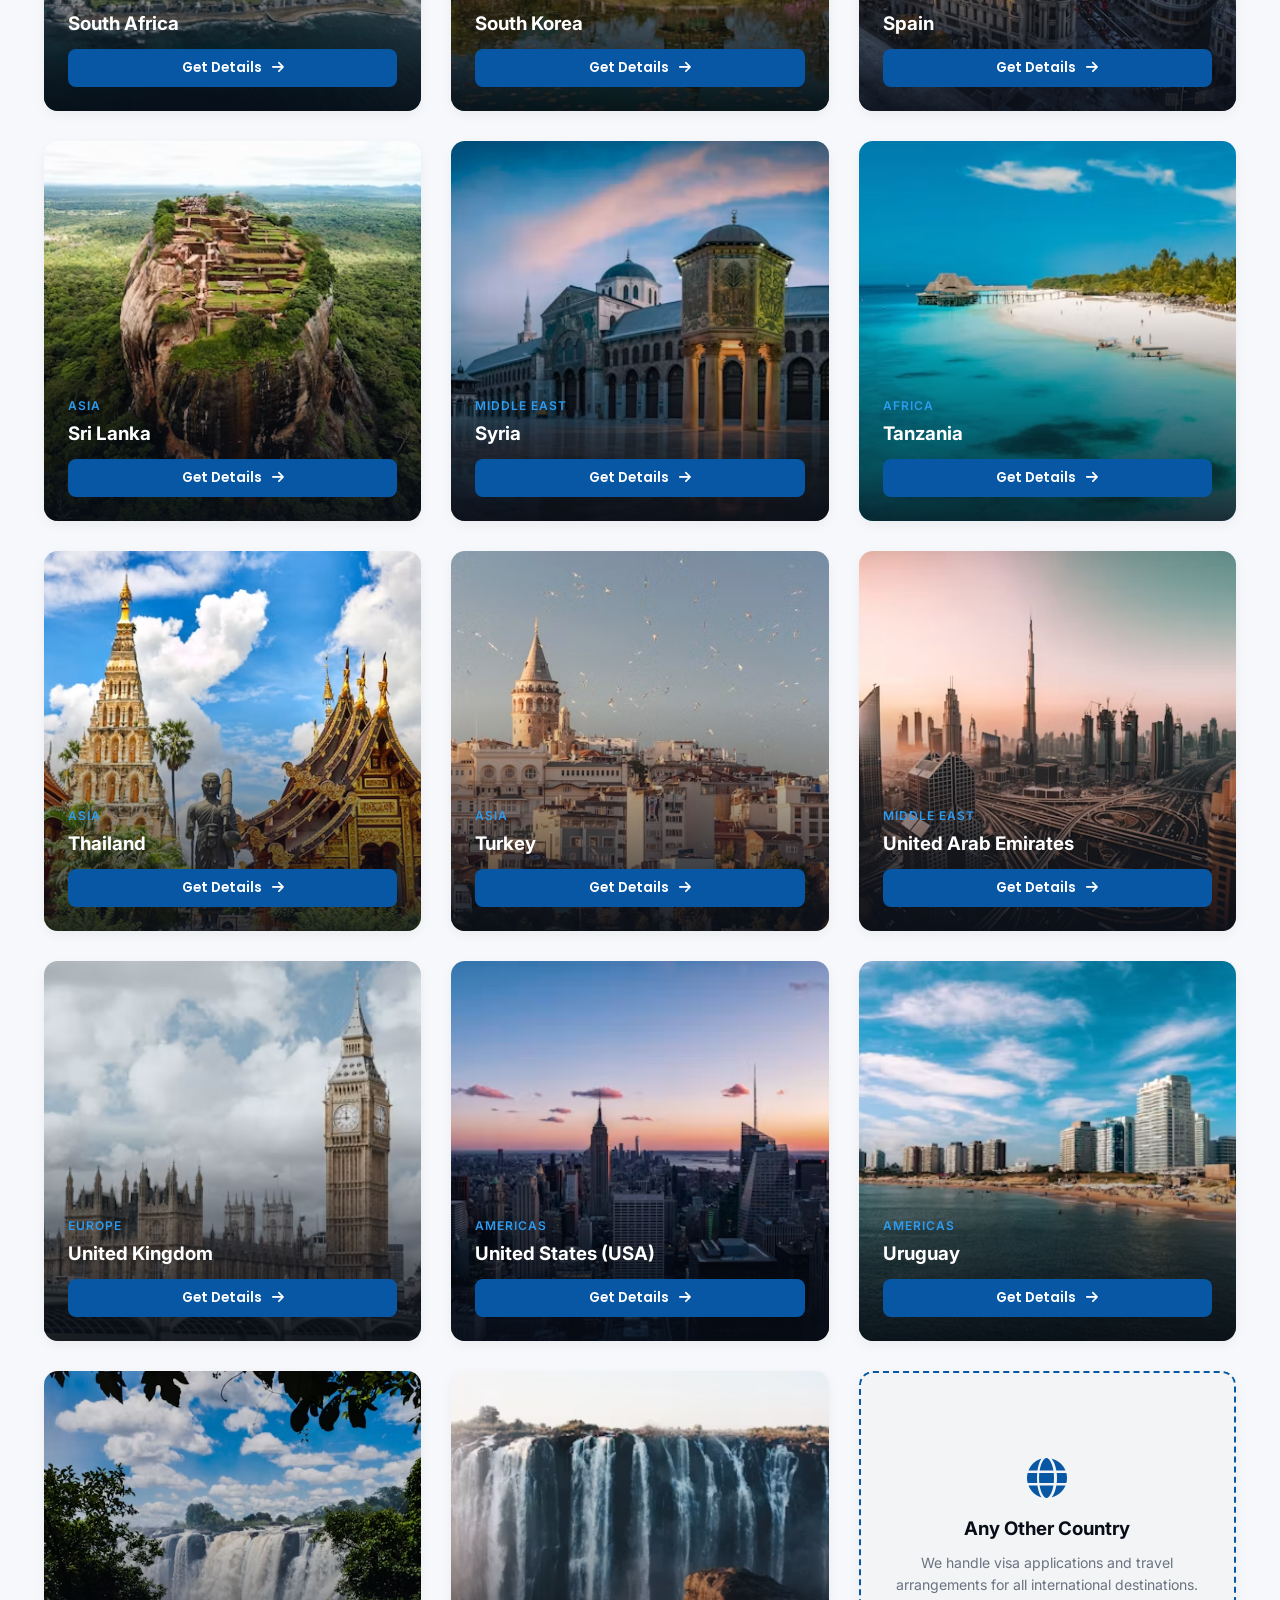
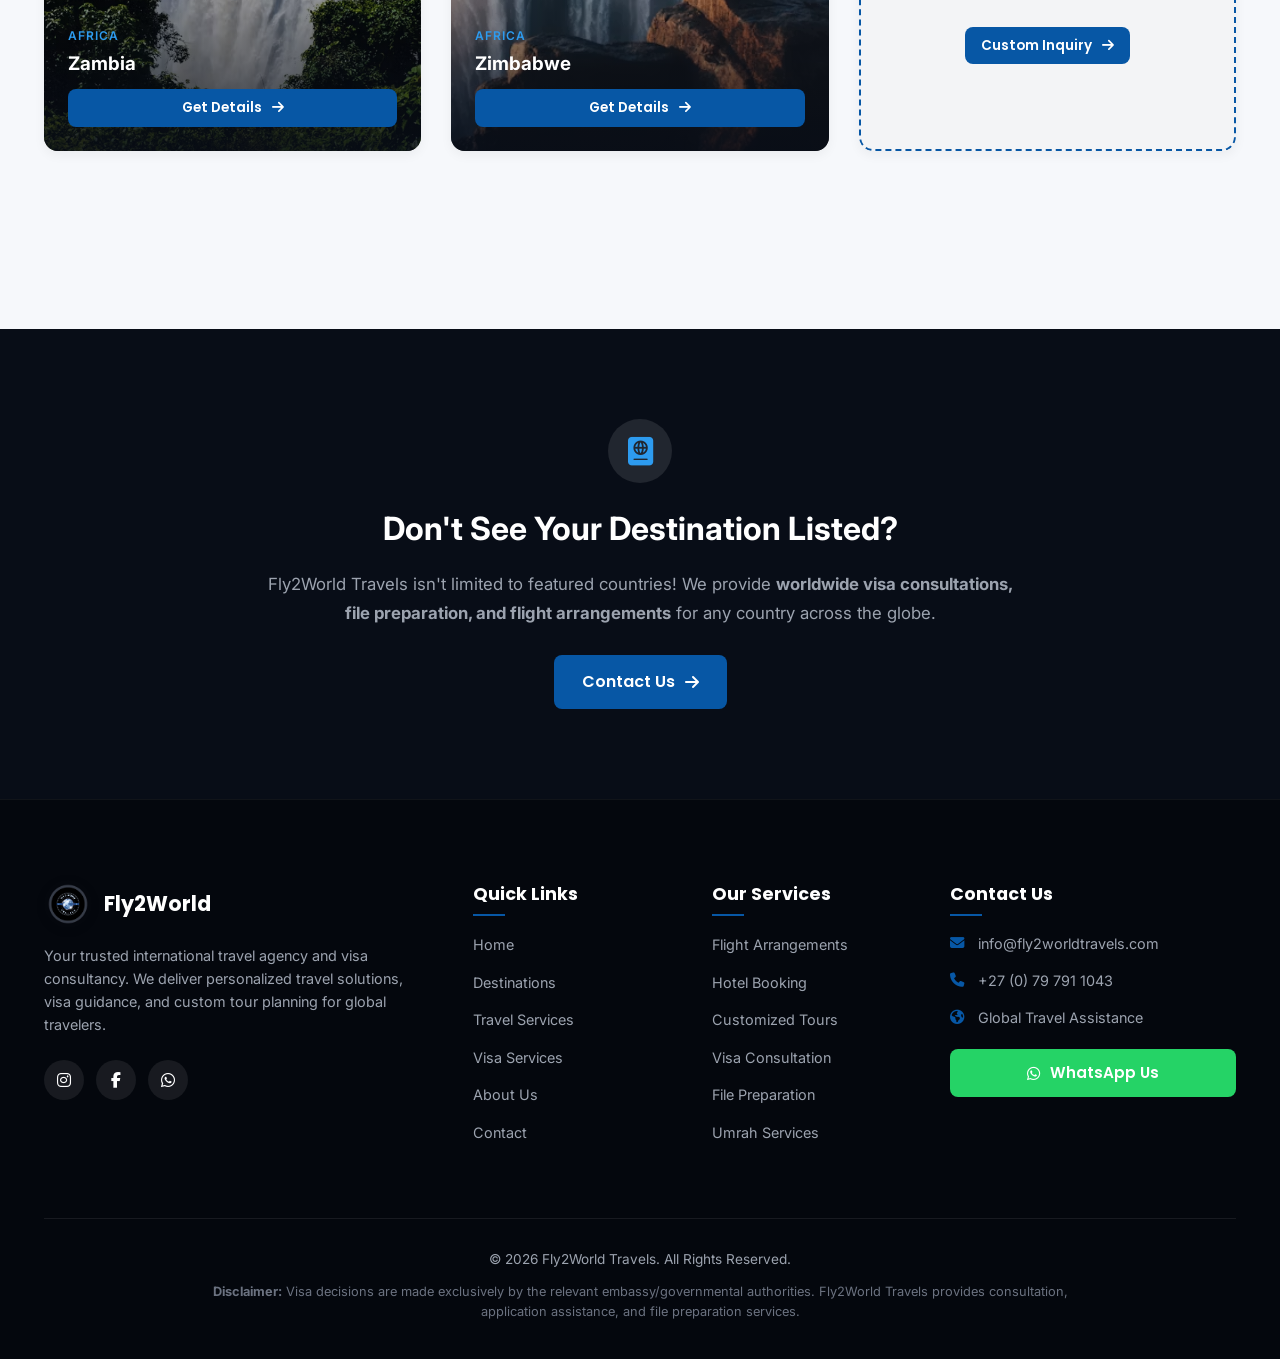
<file: pages/destinations.html>
<!DOCTYPE html>
<html lang="en">
<head>
  <meta charset="UTF-8">
  <meta name="viewport" content="width=device-width, initial-scale=1.0">
  <title>Explore Destinations | Fly2World Travel & Visa Consultancy</title>
  <link rel="icon" type="image/png" href="../assets/images/logo.png">

  <!-- Fonts & Icons -->
  <link rel="preconnect" href="https://fonts.googleapis.com">
  <link rel="preconnect" href="https://fonts.gstatic.com" crossorigin>
  <link href="https://fonts.googleapis.com/css2?family=Inter:wght@400;500;600&family=Poppins:wght@500;600;700&display=swap" rel="stylesheet">
  <link rel="stylesheet" href="https://cdnjs.cloudflare.com/ajax/libs/font-awesome/6.4.0/css/all.min.css">
  
  <!-- Shared Stylesheets -->
  <link rel="stylesheet" href="../assets/css/variables.css">
  <link rel="stylesheet" href="../assets/css/style.css">
  <link rel="stylesheet" href="../assets/css/responsive.css">
</head>
<body>

  <!-- Navbar -->
  <header class="navbar" id="navbar">
    <div class="nav-container">
      <a href="../index.html" class="brand-logo">
        <img src="../assets/images/logo.png" alt="Fly2World Logo" class="logo-img">
        <span class="brand-text">Fly<span class="brand-accent">2</span>World Travels</span>
      </a>
      <nav class="nav-menu" id="navMenu">
        <ul>
          <li><a href="../index.html" class="nav-link">Home</a></li>
          <li><a href="destinations.html" class="nav-link active">Destinations</a></li>
          <li><a href="travel-services.html" class="nav-link">Travel Services</a></li>
          <li><a href="visa-services.html" class="nav-link">Visa Services</a></li>
          <li><a href="about.html" class="nav-link">About Us</a></li>
          <li><a href="contact.html" class="nav-link">Contact</a></li>
        </ul>
      </nav>
      <div class="nav-actions">
        <a href="javascript:void(0)" onclick="openWhatsApp('Destinations General')" class="btn btn-whatsapp nav-btn">
          <i class="fa-brands fa-whatsapp"></i> <span>WhatsApp Us</span>
        </a>
        <button class="hamburger" id="hamburgerBtn" aria-label="Toggle Navigation">
          <span></span><span></span><span></span>
        </button>
      </div>
    </div>
  </header>

  <!-- Clean Destinations Inner Hero -->
 <section class="destinations-split-hero">
  <div class="container dest-split-container">
    
    <div class="dest-hero-content">
      <span class="hero-badge">
        <i class="fa-solid fa-earth-americas"></i> Explore Top Countries
      </span>
      <h1>Where Do You Want To <span class="accent-blue">Fly Next?</span></h1>
      <p class="hero-desc">
        Explore 40+ featured destinations, check visa requirements, and let <strong class="brand-glow">Fly2World Travels</strong> handle your end-to-end travel guidance.
      </p>

      <div class="hero-search-box">
        <i class="fa-solid fa-magnifying-glass search-icon"></i>
        <input type="text" id="heroCountrySearch" placeholder="Type a country name (e.g. UK, Turkey, Japan)..." onkeyup="filterDestinationsFromHero()">
        <button class="btn-search"><i class="fa-solid fa-compass"></i> Search</button>
      </div>

      <div class="hero-quick-tags">
        <span>Popular:</span>
        <button onclick="quickSearch('United Kingdom')">UK</button>
        <button onclick="quickSearch('United Arab Emirates')">Dubai / UAE</button>
        <button onclick="quickSearch('Turkey')">Turkey</button>
        <button onclick="quickSearch('Japan')">Japan</button>
        <button onclick="quickSearch('South Africa')">South Africa</button>
      </div>
    </div>

    <div class="dest-hero-image-wrapper">
      <div class="image-frame">
        <img src="../assets/images/destinations/destination-hero-bg.jpeg" alt="Global Travel Destinations">
      </div>
      
      <div class="floating-badge badge-top-right">
        <i class="fa-solid fa-globe"></i>
        <div>
          <strong>40+ Countries</strong>
          <span>Global Reach</span>
        </div>
      </div>

      <div class="floating-badge badge-bottom-left">
        <i class="fa-solid fa-plane-circle-check icon-green"></i>
        <div>
          <strong>Direct Guidance</strong>
          <span>Visa & Flights</span>
        </div>
      </div>
    </div>

  </div>
</section>

  <!-- Filterable Destinations Section -->
  <section class="section-padding">
    <div class="container">
      
      <!-- Region Filter Tabs -->
      <div class="filter-wrapper">
        <button class="filter-btn active" data-filter="all">All</button>
        <button class="filter-btn" data-filter="europe">Europe (8)</button>
        <button class="filter-btn" data-filter="asia">Asia (13)</button>
        <button class="filter-btn" data-filter="middle-east">Middle East (7)</button>
        <button class="filter-btn" data-filter="africa">Africa (15)</button>
        <button class="filter-btn" data-filter="americas">Americas (5)</button>
        <button class="filter-btn" data-filter="oceania">Oceania (2)</button>
      </div>

      <!-- Destinations Grid -->
      <div class="destinations-grid" id="destinationsGrid">
        
        <!-- Australia -->
        <div class="destination-card" data-region="oceania">
          <img src="../assets/images/destinations/australia.jpg" alt="Australia">
          <div class="dest-overlay">
            <span class="region-tag">Oceania</span>
            <h3>Australia</h3>
            <a href="contact.html" class="btn btn-primary btn-sm">Get Details <i class="fa-solid fa-arrow-right"></i></a>
          </div>
        </div>

        <!-- Azerbaijan -->
        <div class="destination-card" data-region="asia">
          <img src="../assets/images/destinations/azerbaijan.jpg" alt="Azerbaijan">
          <div class="dest-overlay">
            <span class="region-tag">Asia</span>
            <h3>Azerbaijan</h3>
            <a href="contact.html" class="btn btn-primary btn-sm">Get Details <i class="fa-solid fa-arrow-right"></i></a>
          </div>
        </div>

        <!-- Bahrain -->
        <div class="destination-card" data-region="middle-east">
          <img src="../assets/images/destinations/bahrain.jpg" alt="Bahrain">
          <div class="dest-overlay">
            <span class="region-tag">Middle East</span>
            <h3>Bahrain</h3>
            <a href="contact.html" class="btn btn-primary btn-sm">Get Details <i class="fa-solid fa-arrow-right"></i></a>
          </div>
        </div>

        <!-- Bangladesh -->
        <div class="destination-card" data-region="asia">
          <img src="../assets/images/destinations/bangladesh.jpg" alt="Bangladesh">
          <div class="dest-overlay">
            <span class="region-tag">Asia</span>
            <h3>Bangladesh</h3>
            <a href="contact.html" class="btn btn-primary btn-sm">Get Details <i class="fa-solid fa-arrow-right"></i></a>
          </div>
        </div>

        <!-- Brazil -->
        <div class="destination-card" data-region="americas">
          <img src="../assets/images/destinations/brazil.jpg" alt="Brazil">
          <div class="dest-overlay">
            <span class="region-tag">Americas</span>
            <h3>Brazil</h3>
            <a href="contact.html" class="btn btn-primary btn-sm">Get Details <i class="fa-solid fa-arrow-right"></i></a>
          </div>
        </div>

        <!-- Cambodia -->
        <div class="destination-card" data-region="africa">
          <img src="../assets/images/destinations/cambodia.jpg" alt="Cambodia">
          <div class="dest-overlay">
            <span class="region-tag">Africa</span>
            <h3>Cambodia</h3>
            <a href="contact.html" class="btn btn-primary btn-sm">Get Details <i class="fa-solid fa-arrow-right"></i></a>
          </div>
        </div>

        <!-- Canada -->
        <div class="destination-card" data-region="americas">
          <img src="../assets/images/destinations/canada.jpg" alt="Canada">
          <div class="dest-overlay">
            <span class="region-tag">Americas</span>
            <h3>Canada</h3>
            <a href="contact.html" class="btn btn-primary btn-sm">Get Details <i class="fa-solid fa-arrow-right"></i></a>
          </div>
        </div>

        <!-- China -->
        <div class="destination-card" data-region="asia">
          <img src="../assets/images/destinations/china.jpg" alt="China">
          <div class="dest-overlay">
            <span class="region-tag">Asia</span>
            <h3>China</h3>
            <a href="contact.html" class="btn btn-primary btn-sm">Get Details <i class="fa-solid fa-arrow-right"></i></a>
          </div>
        </div>

        <!-- Egypt -->
        <div class="destination-card" data-region="africa">
          <img src="../assets/images/destinations/egypt.jpg" alt="Egypt">
          <div class="dest-overlay">
            <span class="region-tag">Africa</span>
            <h3>Egypt</h3>
            <a href="contact.html" class="btn btn-primary btn-sm">Get Details <i class="fa-solid fa-arrow-right"></i></a>
          </div>
        </div>

        <!-- Eswatini -->
        <div class="destination-card" data-region="africa">
          <img src="../assets/images/destinations/eswatini.jpg" alt="Eswatini">
          <div class="dest-overlay">
            <span class="region-tag">Africa</span>
            <h3>Eswatini</h3>
            <a href="contact.html" class="btn btn-primary btn-sm">Get Details <i class="fa-solid fa-arrow-right"></i></a>
          </div>
        </div>

        <!-- Ethiopia -->
        <div class="destination-card" data-region="africa">
          <img src="../assets/images/destinations/ethiopia.jpg" alt="Ethiopia">
          <div class="dest-overlay">
            <span class="region-tag">Africa</span>
            <h3>Ethiopia</h3>
            <a href="contact.html" class="btn btn-primary btn-sm">Get Details <i class="fa-solid fa-arrow-right"></i></a>
          </div>
        </div>

        <!-- France -->
        <div class="destination-card" data-region="europe">
          <img src="../assets/images/destinations/france.jpg" alt="France">
          <div class="dest-overlay">
            <span class="region-tag">Europe</span>
            <h3>France</h3>
            <a href="contact.html" class="btn btn-primary btn-sm">Get Details <i class="fa-solid fa-arrow-right"></i></a>
          </div>
        </div>

        <!-- Germany -->
        <div class="destination-card" data-region="europe">
          <img src="../assets/images/destinations/germany.jpg" alt="Germany">
          <div class="dest-overlay">
            <span class="region-tag">Europe</span>
            <h3>Germany</h3>
            <a href="contact.html" class="btn btn-primary btn-sm">Get Details <i class="fa-solid fa-arrow-right"></i></a>
          </div>
        </div>

        <!-- India -->
        <div class="destination-card" data-region="asia">
          <img src="../assets/images/destinations/india.jpg" alt="India">
          <div class="dest-overlay">
            <span class="region-tag">Asia</span>
            <h3>India</h3>
            <a href="contact.html" class="btn btn-primary btn-sm">Get Details <i class="fa-solid fa-arrow-right"></i></a>
          </div>
        </div>

        <!-- Indonesia -->
        <div class="destination-card" data-region="asia">
          <img src="../assets/images/destinations/indonesia.jpg" alt="Indonesia">
          <div class="dest-overlay">
            <span class="region-tag">Asia</span>
            <h3>Indonesia</h3>
            <a href="contact.html" class="btn btn-primary btn-sm">Get Details <i class="fa-solid fa-arrow-right"></i></a>
          </div>
        </div>

        <!-- Iran -->
        <div class="destination-card" data-region="middle-east">
          <img src="../assets/images/destinations/iran.jpg" alt="Iran">
          <div class="dest-overlay">
            <span class="region-tag">Middle East</span>
            <h3>Iran</h3>
            <a href="contact.html" class="btn btn-primary btn-sm">Get Details <i class="fa-solid fa-arrow-right"></i></a>
          </div>
        </div>

        <!-- Iraq -->
        <div class="destination-card" data-region="middle-east">
          <img src="../assets/images/destinations/iraq.jpg" alt="Iraq">
          <div class="dest-overlay">
            <span class="region-tag">Middle East</span>
            <h3>Iraq</h3>
            <a href="contact.html" class="btn btn-primary btn-sm">Get Details <i class="fa-solid fa-arrow-right"></i></a>
          </div>
        </div>

        <!-- Italy -->
        <div class="destination-card" data-region="europe">
          <img src="../assets/images/destinations/italy.jpg" alt="Italy">
          <div class="dest-overlay">
            <span class="region-tag">Europe</span>
            <h3>Italy</h3>
            <a href="contact.html" class="btn btn-primary btn-sm">Get Details <i class="fa-solid fa-arrow-right"></i></a>
          </div>
        </div>

        <!-- Japan -->
        <div class="destination-card" data-region="asia">
          <img src="../assets/images/destinations/japan.jpg" alt="Japan">
          <div class="dest-overlay">
            <span class="region-tag">Asia</span>
            <h3>Japan</h3>
            <a href="contact.html" class="btn btn-primary btn-sm">Get Details <i class="fa-solid fa-arrow-right"></i></a>
          </div>
        </div>

        <!-- Kenya -->
        <div class="destination-card" data-region="africa">
          <img src="../assets/images/destinations/kenya.jpg" alt="Kenya">
          <div class="dest-overlay">
            <span class="region-tag">Africa</span>
            <h3>Kenya</h3>
            <a href="contact.html" class="btn btn-primary btn-sm">Get Details <i class="fa-solid fa-arrow-right"></i></a>
          </div>
        </div>

        <!-- Lesotho -->
        <div class="destination-card" data-region="africa">
          <img src="../assets/images/destinations/lesotho.jpg" alt="Lesotho">
          <div class="dest-overlay">
            <span class="region-tag">Africa</span>
            <h3>Lesotho</h3>
            <a href="contact.html" class="btn btn-primary btn-sm">Get Details <i class="fa-solid fa-arrow-right"></i></a>
          </div>
        </div>

        <!-- Libya -->
        <div class="destination-card" data-region="africa">
          <img src="../assets/images/destinations/libya.jpg" alt="Libya">
          <div class="dest-overlay">
            <span class="region-tag">Africa</span>
            <h3>Libya</h3>
            <a href="contact.html" class="btn btn-primary btn-sm">Get Details <i class="fa-solid fa-arrow-right"></i></a>
          </div>
        </div>

        <!-- Malaysia -->
        <div class="destination-card" data-region="asia">
          <img src="../assets/images/destinations/malaysia.jpg" alt="Malaysia">
          <div class="dest-overlay">
            <span class="region-tag">Asia</span>
            <h3>Malaysia</h3>
            <a href="contact.html" class="btn btn-primary btn-sm">Get Details <i class="fa-solid fa-arrow-right"></i></a>
          </div>
        </div>

        <!-- Mauritius -->
        <div class="destination-card" data-region="africa">
          <img src="../assets/images/destinations/mauritius.jpg" alt="Mauritius">
          <div class="dest-overlay">
            <span class="region-tag">Africa</span>
            <h3>Mauritius</h3>
            <a href="contact.html" class="btn btn-primary btn-sm">Get Details <i class="fa-solid fa-arrow-right"></i></a>
          </div>
        </div>

        <!-- Mexico -->
        <div class="destination-card" data-region="americas">
          <img src="../assets/images/destinations/mexico.jpg" alt="Mexico">
          <div class="dest-overlay">
            <span class="region-tag">Americas</span>
            <h3>Mexico</h3>
            <a href="contact.html" class="btn btn-primary btn-sm">Get Details <i class="fa-solid fa-arrow-right"></i></a>
          </div>
        </div>

        <!-- Morocco -->
        <div class="destination-card" data-region="africa">
          <img src="../assets/images/destinations/morocco.jpg" alt="Morocco">
          <div class="dest-overlay">
            <span class="region-tag">Africa</span>
            <h3>Morocco</h3>
            <a href="contact.html" class="btn btn-primary btn-sm">Get Details <i class="fa-solid fa-arrow-right"></i></a>
          </div>
        </div>

        <!-- Mozambique -->
        <div class="destination-card" data-region="africa">
          <img src="../assets/images/destinations/mozambique.jpg" alt="Mozambique">
          <div class="dest-overlay">
            <span class="region-tag">Africa</span>
            <h3>Mozambique</h3>
            <a href="contact.html" class="btn btn-primary btn-sm">Get Details <i class="fa-solid fa-arrow-right"></i></a>
          </div>
        </div>

        <!-- Namibia -->
        <div class="destination-card" data-region="africa">
          <img src="../assets/images/destinations/namibia.jpg" alt="Namibia">
          <div class="dest-overlay">
            <span class="region-tag">Africa</span>
            <h3>Namibia</h3>
            <a href="contact.html" class="btn btn-primary btn-sm">Get Details <i class="fa-solid fa-arrow-right"></i></a>
          </div>
        </div>

        <!-- Netherlands -->
        <div class="destination-card" data-region="europe">
          <img src="../assets/images/destinations/netherlands.jpg" alt="Netherlands">
          <div class="dest-overlay">
            <span class="region-tag">Europe</span>
            <h3>Netherlands</h3>
            <a href="contact.html" class="btn btn-primary btn-sm">Get Details <i class="fa-solid fa-arrow-right"></i></a>
          </div>
        </div>

        <!-- New Zealand -->
        <div class="destination-card" data-region="oceania">
          <img src="../assets/images/destinations/newzealand.jpg" alt="New Zealand">
          <div class="dest-overlay">
            <span class="region-tag">Oceania</span>
            <h3>New Zealand</h3>
            <a href="contact.html" class="btn btn-primary btn-sm">Get Details <i class="fa-solid fa-arrow-right"></i></a>
          </div>
        </div>

        <!-- Nigeria -->
        <div class="destination-card" data-region="africa">
          <img src="../assets/images/destinations/nigeria.jpg" alt="Nigeria">
          <div class="dest-overlay">
            <span class="region-tag">Africa</span>
            <h3>Nigeria</h3>
            <a href="contact.html" class="btn btn-primary btn-sm">Get Details <i class="fa-solid fa-arrow-right"></i></a>
          </div>
        </div>

        <!-- Oman -->
        <div class="destination-card" data-region="middle-east">
          <img src="../assets/images/destinations/oman.jpg" alt="Oman">
          <div class="dest-overlay">
            <span class="region-tag">Middle East</span>
            <h3>Oman</h3>
            <a href="contact.html" class="btn btn-primary btn-sm">Get Details <i class="fa-solid fa-arrow-right"></i></a>
          </div>
        </div>

        <!-- Pakistan -->
        <div class="destination-card" data-region="asia">
          <img src="../assets/images/destinations/pakistan.jpg" alt="Pakistan">
          <div class="dest-overlay">
            <span class="region-tag">Asia</span>
            <h3>Pakistan</h3>
            <a href="contact.html" class="btn btn-primary btn-sm">Get Details <i class="fa-solid fa-arrow-right"></i></a>
          </div>
        </div>

        <!-- Philippines -->
        <div class="destination-card" data-region="asia">
          <img src="../assets/images/destinations/philippines.jpg" alt="Philippines">
          <div class="dest-overlay">
            <span class="region-tag">Asia</span>
            <h3>Philippines</h3>
            <a href="contact.html" class="btn btn-primary btn-sm">Get Details <i class="fa-solid fa-arrow-right"></i></a>
          </div>
        </div>

        <!-- Portugal -->
        <div class="destination-card" data-region="europe">
          <img src="../assets/images/destinations/portugal.jpg" alt="Portugal">
          <div class="dest-overlay">
            <span class="region-tag">Europe</span>
            <h3>Portugal</h3>
            <a href="contact.html" class="btn btn-primary btn-sm">Get Details <i class="fa-solid fa-arrow-right"></i></a>
          </div>
        </div>

        <!-- Qatar -->
        <div class="destination-card" data-region="middle-east">
          <img src="../assets/images/destinations/qatar.jpg" alt="Qatar">
          <div class="dest-overlay">
            <span class="region-tag">Middle East</span>
            <h3>Qatar</h3>
            <a href="contact.html" class="btn btn-primary btn-sm">Get Details <i class="fa-solid fa-arrow-right"></i></a>
          </div>
        </div>

        <!-- Romania -->
        <div class="destination-card" data-region="europe">
          <img src="../assets/images/destinations/romania.jpg" alt="Romania">
          <div class="dest-overlay">
            <span class="region-tag">Europe</span>
            <h3>Romania</h3>
            <a href="contact.html" class="btn btn-primary btn-sm">Get Details <i class="fa-solid fa-arrow-right"></i></a>
          </div>
        </div>

        <!-- Saudi Arabia -->
        <div class="destination-card" data-region="middle-east">
          <img src="../assets/images/destinations/saudiArabia.jpg" alt="Saudi Arabia">
          <div class="dest-overlay">
            <span class="region-tag">Middle East</span>
            <h3>Saudi Arabia</h3>
            <a href="contact.html" class="btn btn-primary btn-sm">Get Details <i class="fa-solid fa-arrow-right"></i></a>
          </div>
        </div>

        <!-- Singapore -->
        <div class="destination-card" data-region="asia">
          <img src="../assets/images/destinations/singapore.jpg" alt="Singapore">
          <div class="dest-overlay">
            <span class="region-tag">Asia</span>
            <h3>Singapore</h3>
            <a href="contact.html" class="btn btn-primary btn-sm">Get Details <i class="fa-solid fa-arrow-right"></i></a>
          </div>
        </div>

        <!-- South Africa -->
        <div class="destination-card" data-region="africa">
          <img src="../assets/images/destinations/southafrica.jpg" alt="South Africa">
          <div class="dest-overlay">
            <span class="region-tag">Africa</span>
            <h3>South Africa</h3>
            <a href="contact.html" class="btn btn-primary btn-sm">Get Details <i class="fa-solid fa-arrow-right"></i></a>
          </div>
        </div>

        <!-- South Korea -->
        <div class="destination-card" data-region="asia">
          <img src="../assets/images/destinations/southkorea.jpg" alt="South Korea">
          <div class="dest-overlay">
            <span class="region-tag">Asia</span>
            <h3>South Korea</h3>
            <a href="contact.html" class="btn btn-primary btn-sm">Get Details <i class="fa-solid fa-arrow-right"></i></a>
          </div>
        </div>

        <!-- Spain -->
        <div class="destination-card" data-region="europe">
          <img src="../assets/images/destinations/spain.jpg" alt="Spain">
          <div class="dest-overlay">
            <span class="region-tag">Europe</span>
            <h3>Spain</h3>
            <a href="contact.html" class="btn btn-primary btn-sm">Get Details <i class="fa-solid fa-arrow-right"></i></a>
          </div>
        </div>

        <!-- Sri Lanka -->
        <div class="destination-card" data-region="asia">
          <img src="../assets/images/destinations/srilanka.jpg" alt="Sri Lanka">
          <div class="dest-overlay">
            <span class="region-tag">Asia</span>
            <h3>Sri Lanka</h3>
            <a href="contact.html" class="btn btn-primary btn-sm">Get Details <i class="fa-solid fa-arrow-right"></i></a>
          </div>
        </div>

        <!-- Syria -->
        <div class="destination-card" data-region="middle-east">
          <img src="../assets/images/destinations/syria.jpg" alt="Syria">
          <div class="dest-overlay">
            <span class="region-tag">Middle East</span>
            <h3>Syria</h3>
            <a href="contact.html" class="btn btn-primary btn-sm">Get Details <i class="fa-solid fa-arrow-right"></i></a>
          </div>
        </div>

        <!-- Tanzania -->
        <div class="destination-card" data-region="africa">
          <img src="../assets/images/destinations/tanzania.jpg" alt="Tanzania">
          <div class="dest-overlay">
            <span class="region-tag">Africa</span>
            <h3>Tanzania</h3>
            <a href="contact.html" class="btn btn-primary btn-sm">Get Details <i class="fa-solid fa-arrow-right"></i></a>
          </div>
        </div>

        <!-- Thailand -->
        <div class="destination-card" data-region="asia">
          <img src="../assets/images/destinations/thailand.jpg" alt="Thailand">
          <div class="dest-overlay">
            <span class="region-tag">Asia</span>
            <h3>Thailand</h3>
            <a href="contact.html" class="btn btn-primary btn-sm">Get Details <i class="fa-solid fa-arrow-right"></i></a>
          </div>
        </div>

        <!-- Turkey -->
        <div class="destination-card" data-region="asia">
          <img src="../assets/images/destinations/turkey.jpg" alt="Turkey">
          <div class="dest-overlay">
            <span class="region-tag">Asia</span>
            <h3>Turkey</h3>
            <a href="contact.html" class="btn btn-primary btn-sm">Get Details <i class="fa-solid fa-arrow-right"></i></a>
          </div>
        </div>

        <!-- United Arab Emirates -->
        <div class="destination-card" data-region="middle-east">
          <img src="../assets/images/destinations/UAE.jpg" alt="UAE">
          <div class="dest-overlay">
            <span class="region-tag">Middle East</span>
            <h3>United Arab Emirates</h3>
            <a href="contact.html" class="btn btn-primary btn-sm">Get Details <i class="fa-solid fa-arrow-right"></i></a>
          </div>
        </div>

        <!-- United Kingdom -->
        <div class="destination-card" data-region="europe">
          <img src="../assets/images/destinations/UK.jpg" alt="United Kingdom">
          <div class="dest-overlay">
            <span class="region-tag">Europe</span>
            <h3>United Kingdom</h3>
            <a href="contact.html" class="btn btn-primary btn-sm">Get Details <i class="fa-solid fa-arrow-right"></i></a>
          </div>
        </div>

        <!-- United States (USA) -->
        <div class="destination-card" data-region="americas">
          <img src="../assets/images/destinations/USA.jpg" alt="USA">
          <div class="dest-overlay">
            <span class="region-tag">Americas</span>
            <h3>United States (USA)</h3>
            <a href="contact.html" class="btn btn-primary btn-sm">Get Details <i class="fa-solid fa-arrow-right"></i></a>
          </div>
        </div>

        <!-- Uruguay -->
        <div class="destination-card" data-region="americas">
          <img src="../assets/images/destinations/uruguay.jpg" alt="Uruguay">
          <div class="dest-overlay">
            <span class="region-tag">Americas</span>
            <h3>Uruguay</h3>
            <a href="contact.html" class="btn btn-primary btn-sm">Get Details <i class="fa-solid fa-arrow-right"></i></a>
          </div>
        </div>

        <!-- Zambia -->
        <div class="destination-card" data-region="africa">
          <img src="../assets/images/destinations/zambia.jpg" alt="Zambia">
          <div class="dest-overlay">
            <span class="region-tag">Africa</span>
            <h3>Zambia</h3>
            <a href="contact.html" class="btn btn-primary btn-sm">Get Details <i class="fa-solid fa-arrow-right"></i></a>
          </div>
        </div>

        <!-- Zimbabwe -->
        <div class="destination-card" data-region="africa">
          <img src="../assets/images/destinations/zimbabwe.jpg" alt="Zimbabwe">
          <div class="dest-overlay">
            <span class="region-tag">Africa</span>
            <h3>Zimbabwe</h3>
            <a href="contact.html" class="btn btn-primary btn-sm">Get Details <i class="fa-solid fa-arrow-right"></i></a>
          </div>
        </div>

        <!-- Special Card for Unlisted Destinations -->
        <div class="destination-card global-custom-card always-visible" data-region="all">
          <div class="custom-card-inner">
            <i class="fa-solid fa-globe custom-card-icon"></i>
            <h3>Any Other Country</h3>
            <p>We handle visa applications and travel arrangements for all international destinations.</p>
            <a href="contact.html" class="btn btn-primary btn-sm">Custom Inquiry <i class="fa-solid fa-arrow-right"></i></a>
          </div>
        </div>

      </div>
    </div>
  </section>

  <!-- Global Visa Consultation Banner -->
  <section class="section-padding global-banner-section">
    <div class="container text-center global-banner-container">
      <div class="global-banner-icon">
        <i class="fa-solid fa-passport"></i>
      </div>
      <h2>Don't See Your Destination Listed?</h2>
      <p>
        Fly2World Travels isn't limited to featured countries! We provide <strong>worldwide visa consultations, file preparation, and flight arrangements</strong> for any country across the globe.
      </p>
      
      <!-- CTA Button -->
      <a href="contact.html" class="btn btn-primary global-banner-btn">
        Contact Us <i class="fa-solid fa-arrow-right"></i>
      </a>
    </div>
  </section>

  <!-- Premium Footer -->
  <footer class="footer" id="contact">
    <div class="container">
      <div class="footer-grid">
        
        <!-- Column 1: Brand Info -->
        <div class="footer-col brand-col">
          <a href="#" class="footer-logo">
            <img src="../assets/images/logo.png" alt="Fly2World Logo" class="logo-img">
            <span class="logo-text">Fly2World</span>
          </a>
          <p class="footer-desc">
            Your trusted international travel agency and visa consultancy. We deliver personalized travel solutions, visa guidance, and custom tour planning for global travelers.
          </p>
          <div class="footer-socials">
            <a href="https://www.instagram.com/_fly2worldtravels?igsi=MXN6NjRyMHVrOTJrZA%3D%3D&utm_source=qr" target="_blank" aria-label="Instagram"><i class="fa-brands fa-instagram"></i></a>
            <a href="https://web.facebook.com/profile.php?id=61588302239245" target="_blank" aria-label="Facebook"><i class="fa-brands fa-facebook-f"></i></a>
            <a href="javascript:void(0)" onclick="openWhatsApp('Footer Social')" aria-label="WhatsApp"><i class="fa-brands fa-whatsapp"></i></a>
          </div>
        </div>

        <!-- Column 2: Quick Links -->
        <div class="footer-col">
          <h4>Quick Links</h4>
          <ul class="footer-links">
            <li><a href="../index.html">Home</a></li>
            <li><a href="destinations.html">Destinations</a></li>
            <li><a href="travel-services.html">Travel Services</a></li>
            <li><a href="visa-services.html">Visa Services</a></li>
            <li><a href="about.html">About Us</a></li>
            <li><a href="contact.html">Contact</a></li>
          </ul>
        </div>

        <!-- Column 3: Travel & Visa Services -->
        <div class="footer-col">
          <h4>Our Services</h4>
          <ul class="footer-links">
            <li><a href="travel-services.html">Flight Arrangements</a></li>
            <li><a href="travel-services.html#hotel-booking">Hotel Booking</a></li>
            <li><a href="travel-services.html#custom-tours">Customized Tours</a></li>
            <li><a href="visa-services.html">Visa Consultation</a></li>
            <li><a href="visa-services.html#file-prep">File Preparation</a></li>
            <li><a href="travel-services.html#umrah">Umrah Services</a></li>
          </ul>
        </div>

        <!-- Column 4: Direct Contact Info -->
        <div class="footer-col contact-col">
          <h4>Contact Us</h4>
          <ul class="contact-list">
            <li>
              <i class="fa-solid fa-envelope"></i>
           <a href="mailto:info@fly2worldtravels.com">info@fly2worldtravels.com</a>
            </li>
            <li>
              <i class="fa-solid fa-phone"></i>
              <a href="tel:+27797911043">+27 (0) 79 791 1043</a>
            </li>
            <li>
              <i class="fa-solid fa-earth-americas"></i>
              <span>Global Travel Assistance</span>
            </li>
          </ul>
          <a href="javascript:void(0)" onclick="openWhatsApp('Footer Direct')" class="btn btn-whatsapp footer-btn">
            <i class="fa-brands fa-whatsapp"></i> WhatsApp Us
          </a>
        </div>

      </div>

      <!-- Legal Disclaimer & Copyright -->
      <div class="footer-bottom">
        <p>© 2026 Fly2World Travels. All Rights Reserved.</p>
        <p class="disclaimer">
          <strong>Disclaimer:</strong> Visa decisions are made exclusively by the relevant embassy/governmental authorities. Fly2World Travels provides consultation, application assistance, and file preparation services.
        </p>
      </div>
    </div>
  </footer>

  <script src="../assets/js/main.js"></script>
  <script src="../assets/js/whatsapp.js"></script>
  <script>

    // Live filtering from Hero Search Bar
  function filterDestinationsFromHero() {
    const input = document.getElementById('heroCountrySearch').value.toLowerCase();
    const cards = document.querySelectorAll('.destination-card');

    cards.forEach(card => {
      const countryName = card.querySelector('h3') ? card.querySelector('h3').innerText.toLowerCase() : '';
      if (countryName.includes(input) || card.classList.contains('always-visible')) {
        card.style.display = 'block';
      } else {
        card.style.display = 'none';
      }
    });
  }

  // Quick tag search handler
  function quickSearch(country) {
    const searchInput = document.getElementById('heroCountrySearch');
    searchInput.value = country;
    filterDestinationsFromHero();
    
    // Smooth scroll down to grid
    document.getElementById('destinationsGrid').scrollIntoView({ behavior: 'smooth' });
  }
    document.addEventListener('DOMContentLoaded', function () {
      const filterBtns = document.querySelectorAll('.filter-btn');
      const destinationCards = document.querySelectorAll('.destination-card');

      filterBtns.forEach(btn => {
        btn.addEventListener('click', function () {
          filterBtns.forEach(b => b.classList.remove('active'));
          this.classList.add('active');

          const filterValue = this.getAttribute('data-filter');

          destinationCards.forEach(card => {
            const cardRegion = card.getAttribute('data-region');

            if (filterValue === 'all' || cardRegion === filterValue || card.classList.contains('always-visible')) {
              card.style.display = 'block';
            } else {
              card.style.display = 'none';
            }
          });
        });
      });
    });
  </script>
</body>
</html>
</file>
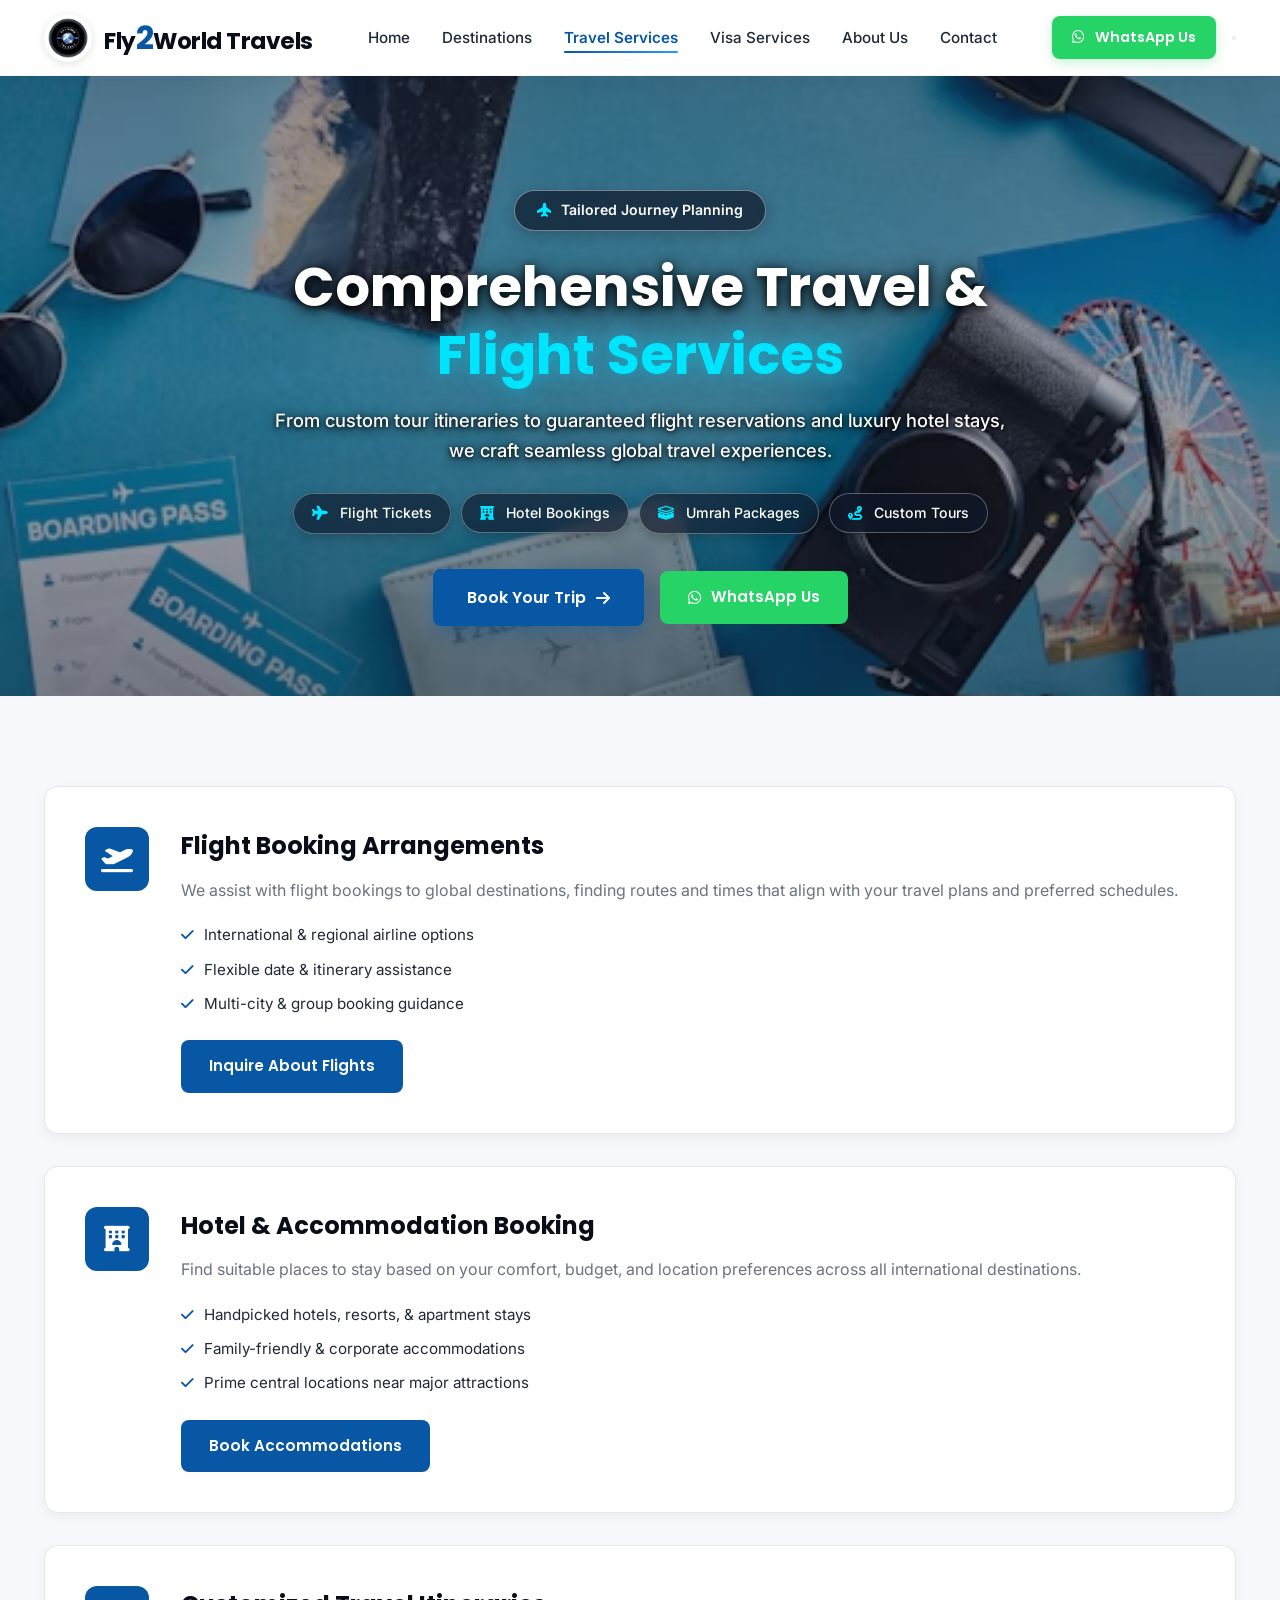
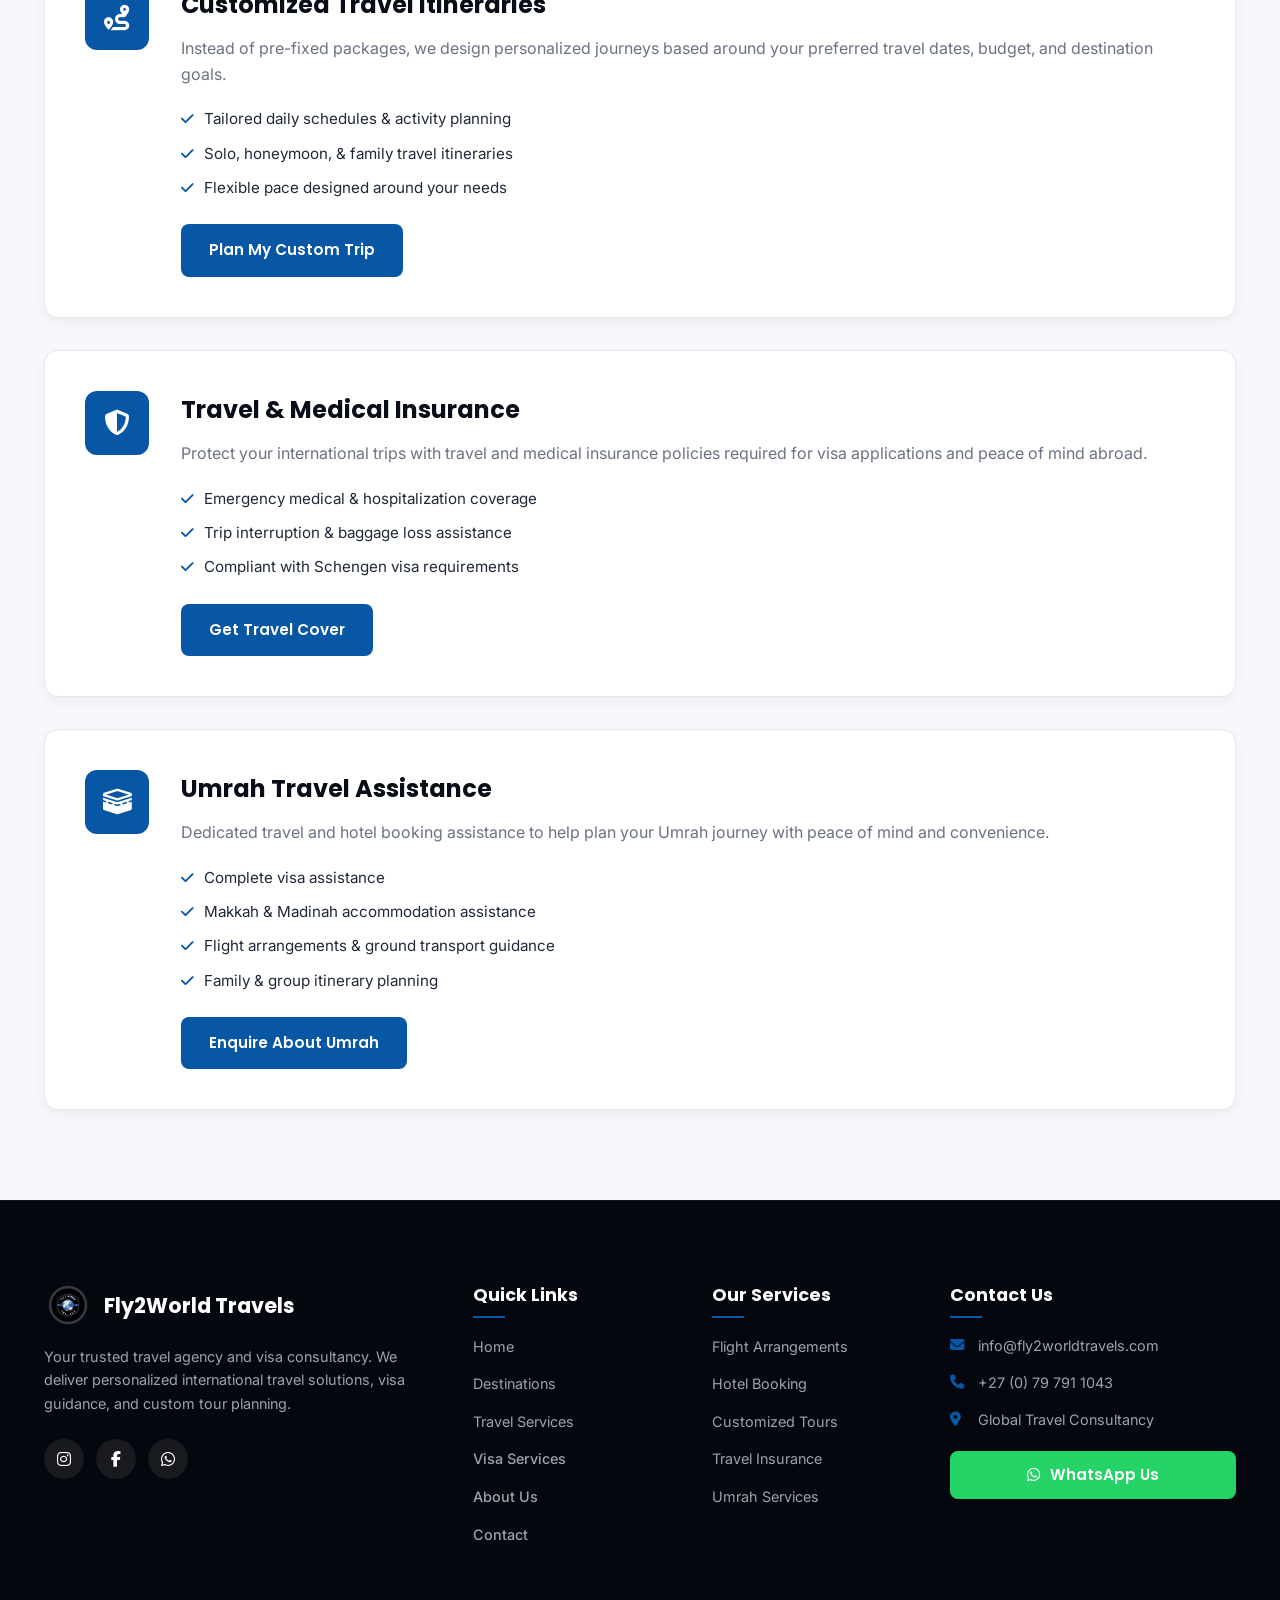
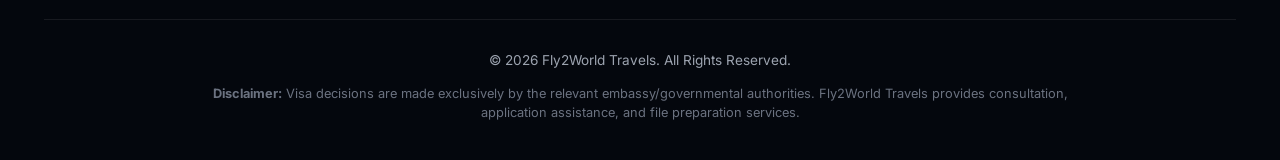
<file: pages/travel-services.html>
<!DOCTYPE html>
<html lang="en">
<head>
  <meta charset="UTF-8">
  <meta name="viewport" content="width=device-width, initial-scale=1.0">
  <title>Travel Services | Fly2World Travel & Visa Consultancy</title>
  <link rel="icon" type="image/png" href="../assets/images/logo.png">
  <!-- Fonts & Icons -->
  <link rel="preconnect" href="https://fonts.googleapis.com">
  <link rel="preconnect" href="https://fonts.gstatic.com" crossorigin>
  <link href="https://fonts.googleapis.com/css2?family=Inter:wght@400;500;600&family=Poppins:wght@500;600;700&display=swap" rel="stylesheet">
  <link rel="stylesheet" href="https://cdnjs.cloudflare.com/ajax/libs/font-awesome/6.4.0/css/all.min.css">
  
  <!-- Shared Stylesheets -->
  <link rel="stylesheet" href="../assets/css/variables.css">
  <link rel="stylesheet" href="../assets/css/style.css">
  <link rel="stylesheet" href="../assets/css/responsive.css">
</head>
<body>

  <!-- Navbar -->
  <header class="navbar" id="navbar">
    <div class="nav-container">
      <a href="../index.html" class="brand-logo">
        <img src="../assets/images/logo.png" alt="Fly2World Logo" class="logo-img">
        <span class="brand-text">Fly<span class="brand-accent">2</span>World Travels</span>
      </a>
   <nav class="nav-menu" id="navMenu">
  <ul>
    <li><a href="../index.html" class="nav-link">Home</a></li>
    <li><a href="destinations.html" class="nav-link">Destinations</a></li>
    <li><a href="travel-services.html" class="nav-link active">Travel Services</a></li>
    <li><a href="visa-services.html" class="nav-link">Visa Services</a></li>
    <li><a href="about.html" class="nav-link">About Us</a></li>
    <li><a href="contact.html" class="nav-link">Contact</a></li>
  </ul>
</nav>
      <div class="nav-actions">
        <a href="javascript:void(0)" onclick="openWhatsApp('Services General')" class="btn btn-whatsapp nav-btn">
          <i class="fa-brands fa-whatsapp"></i> <span>WhatsApp Us</span>
        </a>
        <button class="hamburger" id="hamburgerBtn" aria-label="Toggle Navigation">
          <span></span><span></span><span></span>
        </button>
      </div>
    </div>
  </header>

  <!-- Inner Hero -->
 <section class="travel-services-traditional-hero">
  <div class="travel-hero-overlay"></div>
  <div class="container travel-hero-container text-center">
    
    <div class="hero-badge">
      <i class="fa-solid fa-plane-up"></i> 
      <span>Tailored Journey Planning</span>
    </div>

    <h1>Comprehensive Travel & <span class="accent-cyan">Flight Services</span></h1>
    
    <p class="hero-subtitle">
      From custom tour itineraries to guaranteed flight reservations and luxury hotel stays, we craft seamless global travel experiences.
    </p>

    <div class="travel-service-tags">
      <span><i class="fa-solid fa-plane"></i> Flight Tickets</span>
      <span><i class="fa-solid fa-hotel"></i> Hotel Bookings</span>
      <span><i class="fa-solid fa-kaaba"></i> Umrah Packages</span>
      <span><i class="fa-solid fa-route"></i> Custom Tours</span>
    </div>

    <div class="travel-hero-actions">
      <a href="contact.html" class="btn btn-primary">Book Your Trip <i class="fa-solid fa-arrow-right"></i></a>
      <a href="javascript:void(0)" onclick="openWhatsApp('Travel Services Hero')" class="btn btn-whatsapp"><i class="fa-brands fa-whatsapp"></i> WhatsApp Us</a>
    </div>

  </div>
</section>

  <!-- Service Details Section -->
  <section class="section-padding">
    <div class="container">
      <div class="services-detail-grid">

        <!-- 01. Flight Booking -->
        <div class="service-detail-card" id="flights">
          <div class="service-detail-icon"><i class="fa-solid fa-plane-departure"></i></div>
          <div class="service-detail-content">
            <h3>Flight Booking Arrangements</h3>
            <p>We assist with flight bookings to global destinations, finding routes and times that align with your travel plans and preferred schedules.</p>
            <ul class="service-features">
              <li><i class="fa-solid fa-check"></i> International & regional airline options</li>
              <li><i class="fa-solid fa-check"></i> Flexible date & itinerary assistance</li>
              <li><i class="fa-solid fa-check"></i> Multi-city & group booking guidance</li>
            </ul>
            <a href="contact.html" class="btn btn-primary">Inquire About Flights</a>
          </div>
        </div>

        <!-- 02. Hotel Booking -->
        <div class="service-detail-card" id="hotels">
          <div class="service-detail-icon"><i class="fa-solid fa-hotel"></i></div>
          <div class="service-detail-content">
            <h3>Hotel & Accommodation Booking</h3>
            <p>Find suitable places to stay based on your comfort, budget, and location preferences across all international destinations.</p>
            <ul class="service-features">
              <li><i class="fa-solid fa-check"></i> Handpicked hotels, resorts, & apartment stays</li>
              <li><i class="fa-solid fa-check"></i> Family-friendly & corporate accommodations</li>
              <li><i class="fa-solid fa-check"></i> Prime central locations near major attractions</li>
            </ul>
            <a href="contact.html" class="btn btn-primary">Book Accommodations</a>
          </div>
        </div>

        <!-- 03. Customized Tours -->
        <div class="service-detail-card" id="custom-tours">
          <div class="service-detail-icon"><i class="fa-solid fa-route"></i></div>
          <div class="service-detail-content">
            <h3>Customized Travel Itineraries</h3>
            <p>Instead of pre-fixed packages, we design personalized journeys based around your preferred travel dates, budget, and destination goals.</p>
            <ul class="service-features">
              <li><i class="fa-solid fa-check"></i> Tailored daily schedules & activity planning</li>
              <li><i class="fa-solid fa-check"></i> Solo, honeymoon, & family travel itineraries</li>
              <li><i class="fa-solid fa-check"></i> Flexible pace designed around your needs</li>
            </ul>
            <a href="contact.html" class="btn btn-primary">Plan My Custom Trip</a>
          </div>
        </div>

        <!-- 04. Travel Insurance -->
        <div class="service-detail-card" id="insurance">
          <div class="service-detail-icon"><i class="fa-solid fa-shield-halved"></i></div>
          <div class="service-detail-content">
            <h3>Travel & Medical Insurance</h3>
            <p>Protect your international trips with travel and medical insurance policies required for visa applications and peace of mind abroad.</p>
            <ul class="service-features">
              <li><i class="fa-solid fa-check"></i> Emergency medical & hospitalization coverage</li>
              <li><i class="fa-solid fa-check"></i> Trip interruption & baggage loss assistance</li>
              <li><i class="fa-solid fa-check"></i> Compliant with Schengen visa requirements</li>
            </ul>
            <a href="contact.html" class="btn btn-primary">Get Travel Cover</a>
          </div>
        </div>

        <!-- 05. Umrah Services -->
        <div class="service-detail-card" id="umrah">
          <div class="service-detail-icon"><i class="fa-solid fa-kaaba"></i></div>
          <div class="service-detail-content">
            <h3>Umrah Travel Assistance</h3>
            <p>Dedicated travel and hotel booking assistance to help plan your Umrah journey with peace of mind and convenience.</p>
            <ul class="service-features">
               <li><i class="fa-solid fa-check"></i> Complete visa assistance</li>
              <li><i class="fa-solid fa-check"></i> Makkah & Madinah accommodation assistance</li>
              <li><i class="fa-solid fa-check"></i> Flight arrangements & ground transport guidance</li>
              <li><i class="fa-solid fa-check"></i> Family & group itinerary planning</li>
            </ul>
            <a href="contact.html" class="btn btn-primary">Enquire About Umrah</a>
          </div>
        </div>

      </div>
    </div>
  </section>

  <!-- Premium Footer -->
  <footer class="footer" id="contact">
    <div class="container">
      <div class="footer-grid">
        
        <!-- Column 1: Brand Info -->
        <div class="footer-col brand-col">
          <a href="#" class="footer-logo">
            <img src="../assets/images/logo.png" alt="Fly2World Travels Logo" class="logo-img">
            <span class="logo-text">Fly2World Travels</span>
          </a>
          <p class="footer-desc">
            Your trusted travel agency and visa consultancy. We deliver personalized international travel solutions, visa guidance, and custom tour planning.
          </p>
          <div class="footer-socials">
            <a href="https://www.instagram.com/_fly2worldtravels?igsi=MXN6NjRyMHVrOTJrZA%3D%3D&utm_source=qr" target="_blank" aria-label="Instagram"><i class="fa-brands fa-instagram"></i></a>
            <a href="https://web.facebook.com/profile.php?id=61588302239245" target="_blank" aria-label="Facebook"><i class="fa-brands fa-facebook-f"></i></a>
            <a href="javascript:void(0)" onclick="openWhatsApp('Footer Social')" aria-label="WhatsApp"><i class="fa-brands fa-whatsapp"></i></a>
          </div>
        </div>

        <!-- Column 2: Quick Links -->
        <div class="footer-col">
          <h4>Quick Links</h4>
          <ul class="footer-links">
            <li><a href="../index.html">Home</a></li>
            <li><a href="destinations.html">Destinations</a></li>
            <li><a href="travel-services.html">Travel Services</a></li>
    <li><a href="visa-services.html" class="nav-link">Visa Services</a></li>
    <li><a href="about.html" class="nav-link">About Us</a></li>
    <li><a href="contact.html" class="nav-link">Contact</a></li>
          </ul>
        </div>

        <!-- Column 3: Our Services -->
        <div class="footer-col">
          <h4>Our Services</h4>
          <ul class="footer-links">
            <li><a href="#flights">Flight Arrangements</a></li>
            <li><a href="#hotels">Hotel Booking</a></li>
            <li><a href="#custom-tours">Customized Tours</a></li>
            <li><a href="#insurance">Travel Insurance</a></li>
            <li><a href="#umrah">Umrah Services</a></li>
          </ul>
        </div>

        <!-- Column 4: Contact Info -->
        <div class="footer-col contact-col">
          <h4>Contact Us</h4>
          <ul class="contact-list">
            <li>
              <i class="fa-solid fa-envelope"></i>
             <a href="mailto:info@fly2worldtravels.com">info@fly2worldtravels.com</a>
            </li>
            <li>
              <i class="fa-solid fa-phone"></i>
              <a href="tel:+27797911043">+27 (0) 79 791 1043</a>
            </li>
            <li>
              <i class="fa-solid fa-location-dot"></i>
              <span>Global Travel Consultancy</span>
            </li>
          </ul>
          <a href="javascript:void(0)" onclick="openWhatsApp('Footer Direct')" class="btn btn-whatsapp footer-btn">
            <i class="fa-brands fa-whatsapp"></i> WhatsApp Us
          </a>
        </div>

      </div>

      <div class="footer-bottom">
        <p>© 2026 Fly2World Travels. All Rights Reserved.</p>
        <p class="disclaimer">
          <strong>Disclaimer:</strong> Visa decisions are made exclusively by the relevant embassy/governmental authorities. Fly2World Travels provides consultation, application assistance, and file preparation services.
        </p>
      </div>
    </div>
  </footer>

  <script src="../assets/js/main.js"></script>
  <script src="../assets/js/whatsapp.js"></script>
</body>
</html>
</file>
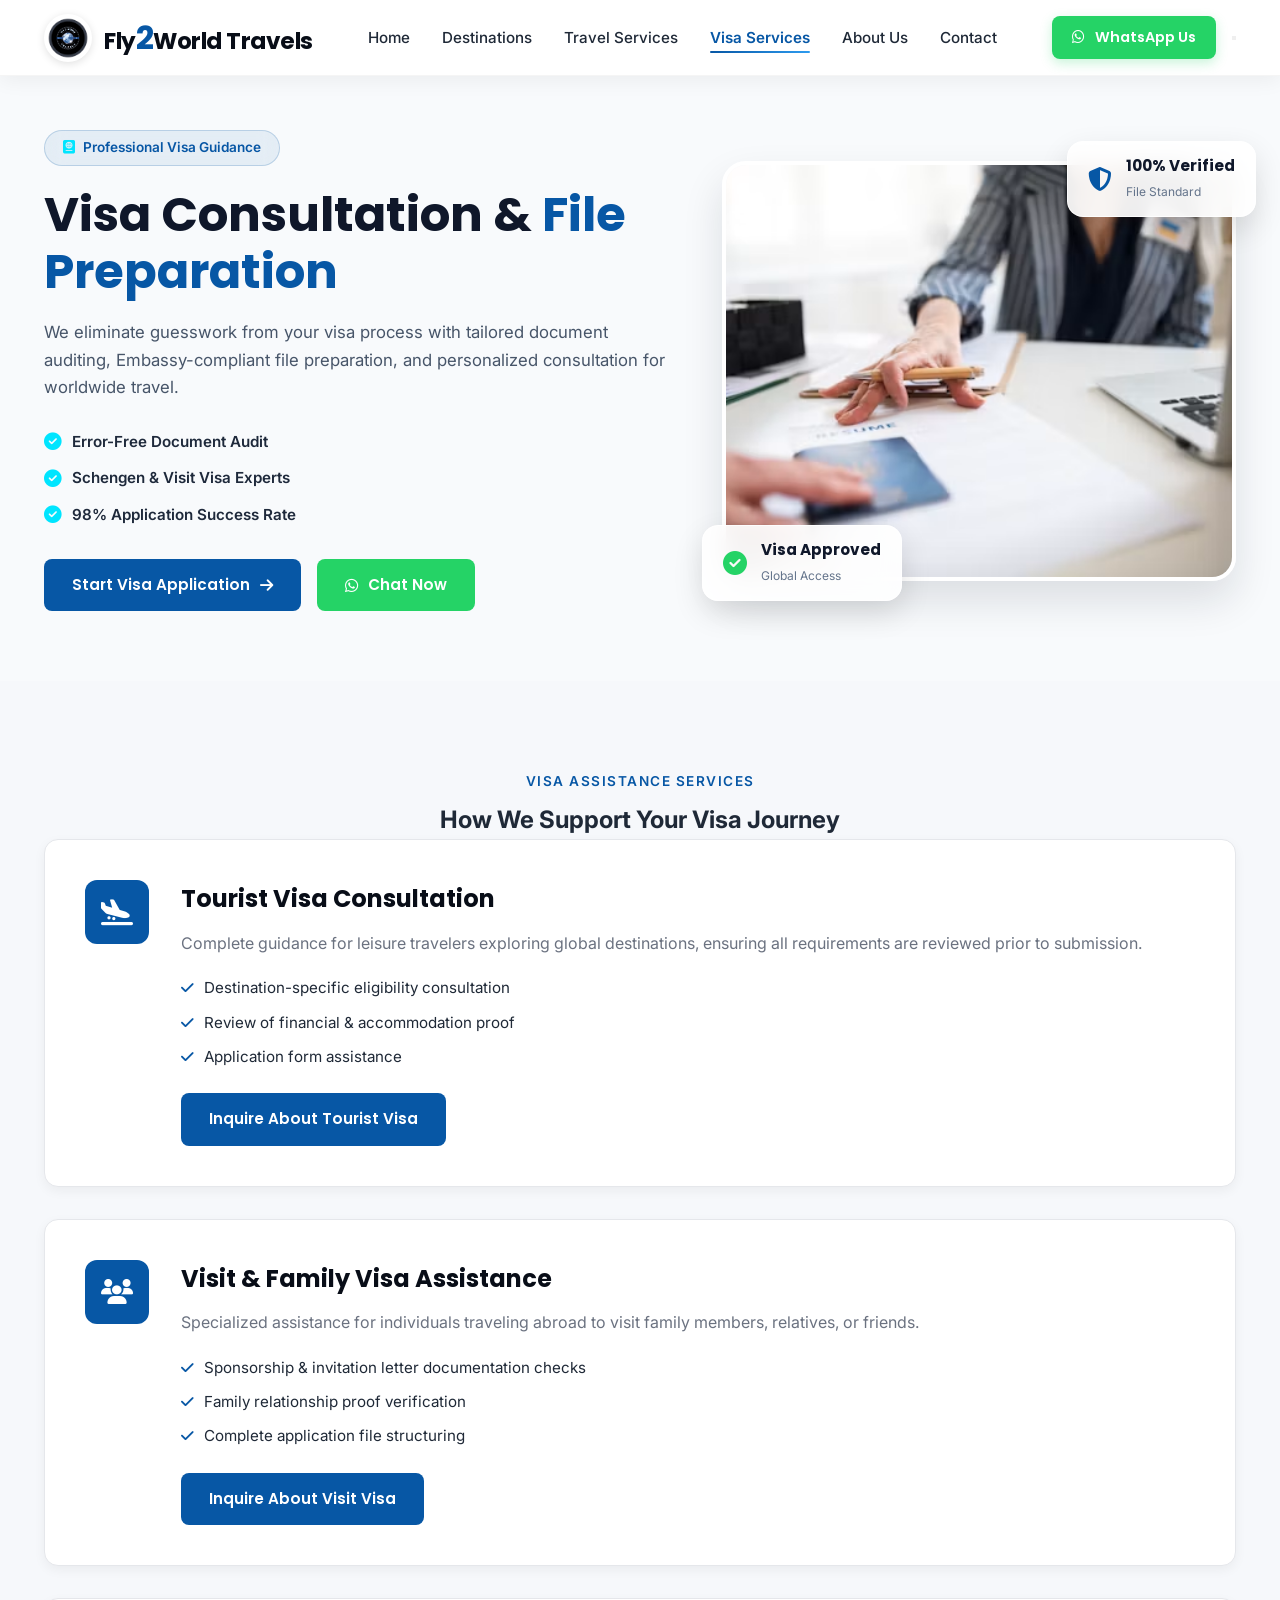
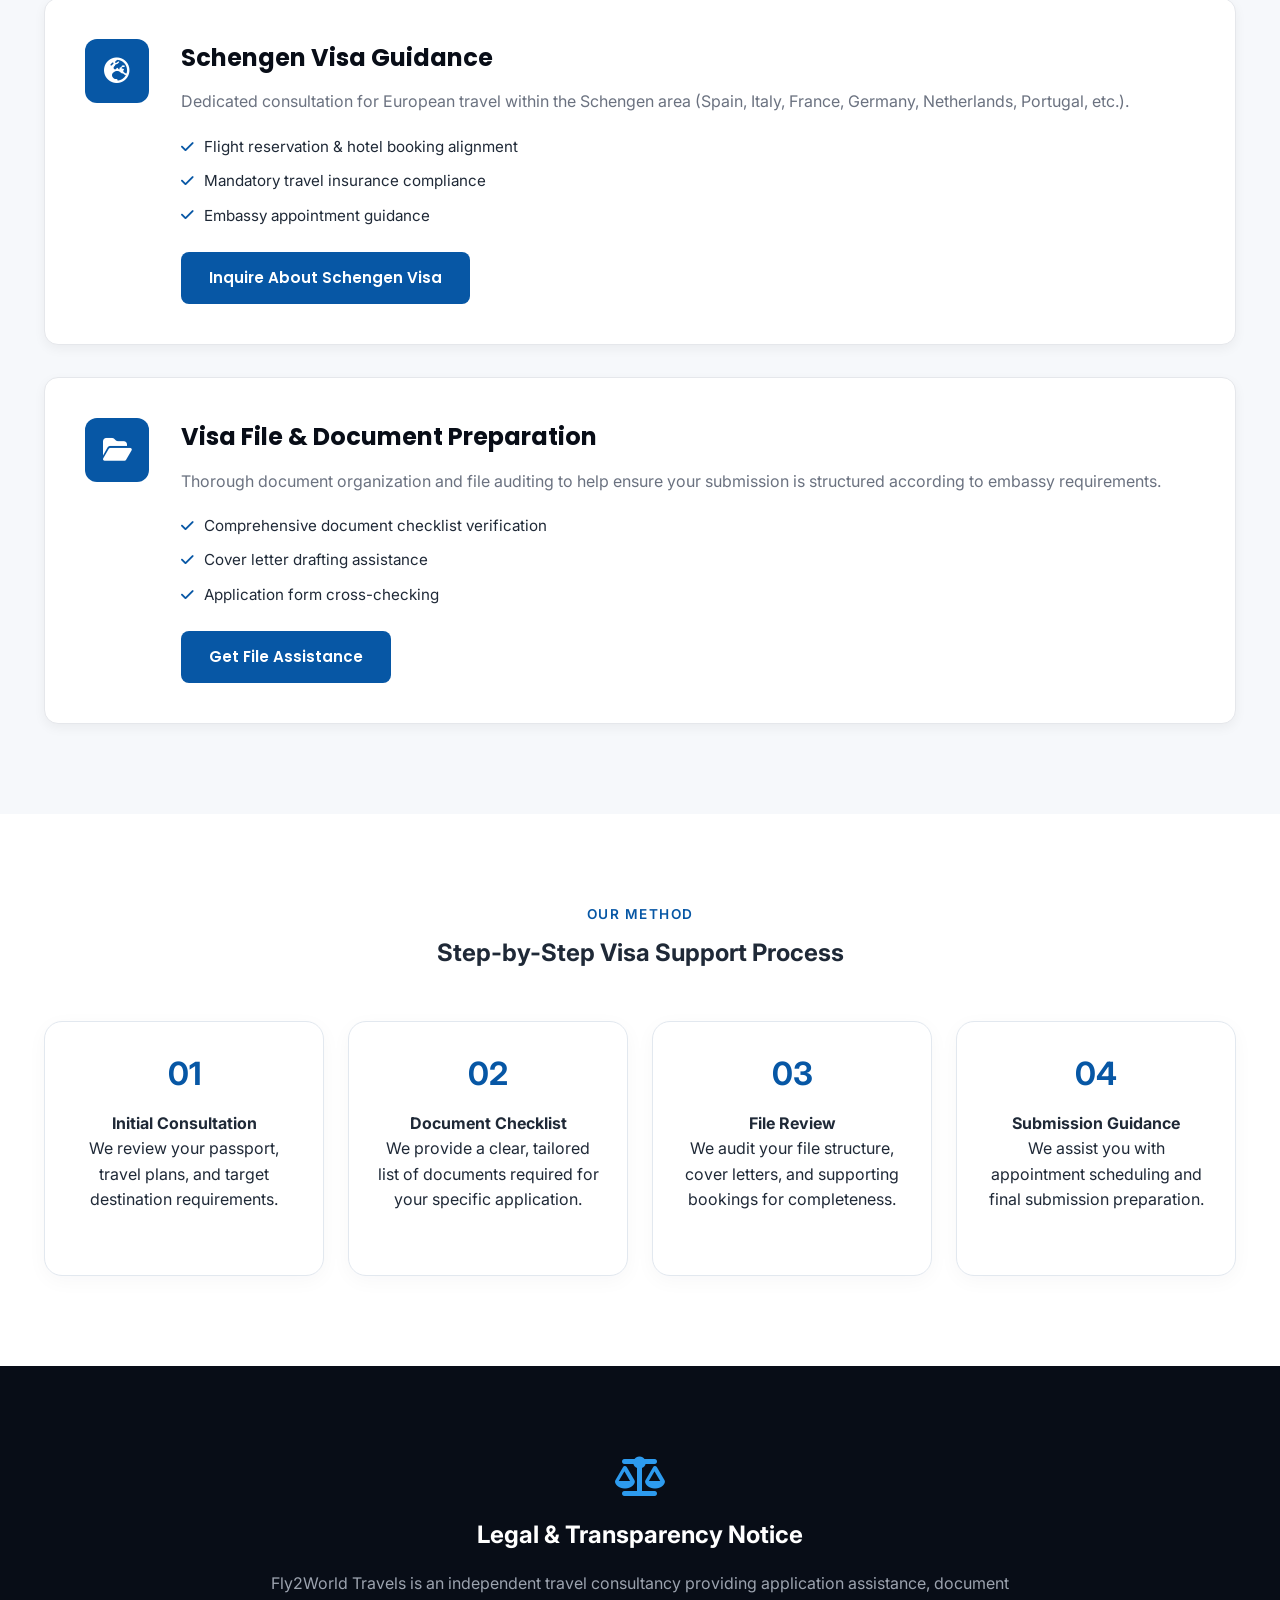
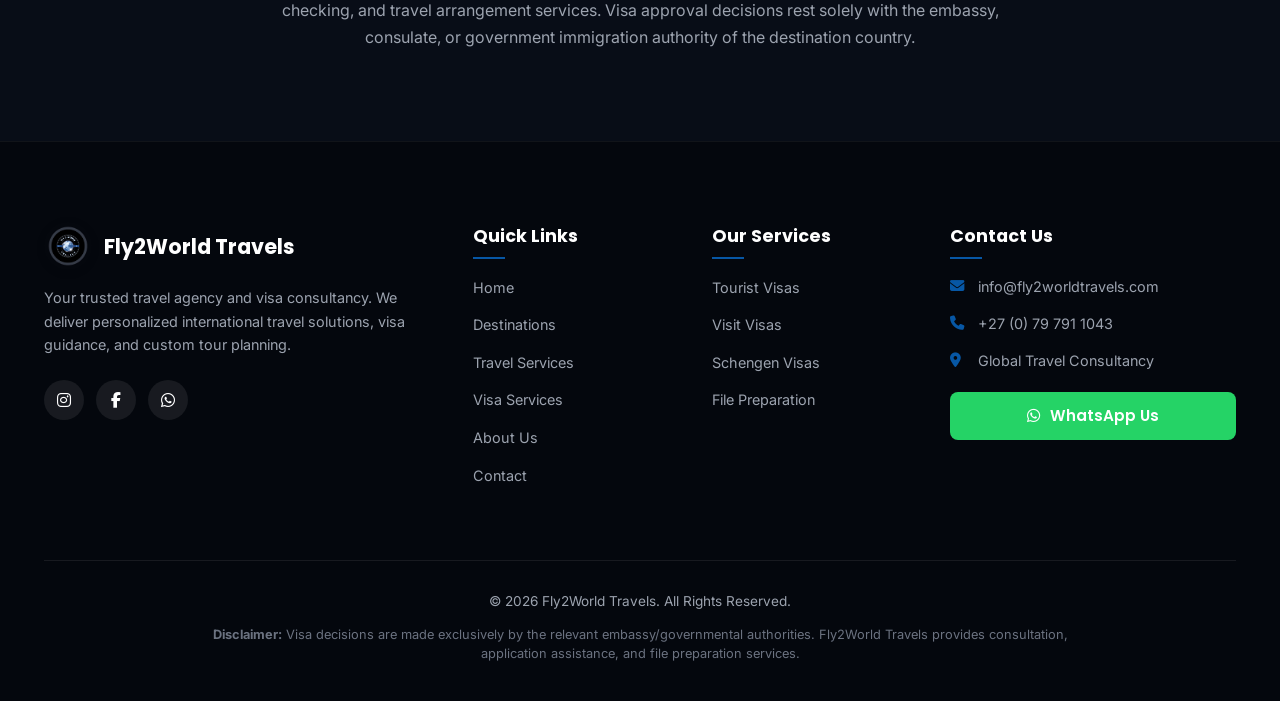
<file: pages/visa-services.html>
<!DOCTYPE html>
<html lang="en">
<head>
  <meta charset="UTF-8">
  <meta name="viewport" content="width=device-width, initial-scale=1.0">
  <title>Visa Consultation & Assistance | Fly2World Travels</title>
   <link rel="icon" type="image/png" href="../assets/images/logo.png">
  <!-- Fonts & Icons -->
  <link rel="preconnect" href="https://fonts.googleapis.com">
  <link rel="preconnect" href="https://fonts.gstatic.com" crossorigin>
  <link href="https://fonts.googleapis.com/css2?family=Inter:wght@400;500;600&family=Poppins:wght@500;600;700&display=swap" rel="stylesheet">
  <link rel="stylesheet" href="https://cdnjs.cloudflare.com/ajax/libs/font-awesome/6.4.0/css/all.min.css">
  
  <!-- Shared Stylesheets -->
  <link rel="stylesheet" href="../assets/css/variables.css">
  <link rel="stylesheet" href="../assets/css/style.css">
  <link rel="stylesheet" href="../assets/css/responsive.css">
</head>
<body>

  <!-- Navbar -->
  <header class="navbar" id="navbar">
    <div class="nav-container">
      <a href="../index.html" class="brand-logo">
        <img src="../assets/images/logo.png" alt="Fly2World Logo" class="logo-img">
        <span class="brand-text">Fly<span class="brand-accent">2</span>World Travels</span>
      </a>
   <nav class="nav-menu" id="navMenu">
  <ul>
    <li><a href="../index.html" class="nav-link">Home</a></li>
    <li><a href="destinations.html" class="nav-link">Destinations</a></li>
    <li><a href="travel-services.html" class="nav-link">Travel Services</a></li>
    <li><a href="visa-services.html" class="nav-link active">Visa Services</a></li>
    <li><a href="about.html" class="nav-link">About Us</a></li>
    <li><a href="contact.html" class="nav-link">Contact</a></li>
  </ul>
</nav>
      <div class="nav-actions">
        <a href="javascript:void(0)" onclick="openWhatsApp('Visa Page General')" class="btn btn-whatsapp nav-btn">
          <i class="fa-brands fa-whatsapp"></i> <span>WhatsApp Us</span>
        </a>
        <button class="hamburger" id="hamburgerBtn" aria-label="Toggle Navigation">
          <span></span><span></span><span></span>
        </button>
      </div>
    </div>
  </header>

  <!-- Inner Hero -->
<!-- Modern 2-Column Visa Header -->
<section class="visa-split-hero">
  <div class="container visa-split-container">
    
    <!-- Left Column: Content & Bullet Points -->
    <div class="visa-hero-content">
      <span class="hero-badge">
        <i class="fa-solid fa-passport"></i> Professional Visa Guidance
      </span>
      <h1>Visa Consultation & <span class="accent-blue">File Preparation</span></h1>
      <p class="hero-desc">
        We eliminate guesswork from your visa process with tailored document auditing, Embassy-compliant file preparation, and personalized consultation for worldwide travel.
      </p>

      <div class="visa-hero-features">
        <div class="feature-pill"><i class="fa-solid fa-circle-check"></i> Error-Free Document Audit</div>
        <div class="feature-pill"><i class="fa-solid fa-circle-check"></i> Schengen & Visit Visa Experts</div>
        <div class="feature-pill"><i class="fa-solid fa-circle-check"></i> 98% Application Success Rate</div>
      </div>

      <div class="hero-cta-buttons">
        <a href="contact.html" class="btn btn-primary">Start Visa Application <i class="fa-solid fa-arrow-right"></i></a>
        <a href="javascript:void(0)" onclick="openWhatsApp('Visa Services Hero')" class="btn btn-whatsapp"><i class="fa-brands fa-whatsapp"></i> Chat Now</a>
      </div>
    </div>

    <!-- Right Column: Clean Framed Image with Floating Badges -->
    <div class="visa-hero-image-wrapper">
      <div class="image-frame">
        <img src="../assets/images/visaservices-hero-bg.jpeg" alt="Visa Consultation & File Preparation">
      </div>
      
      <!-- Dynamic Floating Status Cards -->
      <div class="floating-badge badge-top-right">
        <i class="fa-solid fa-shield-halved"></i>
        <div>
          <strong>100% Verified</strong>
          <span>File Standard</span>
        </div>
      </div>

      <div class="floating-badge badge-bottom-left">
        <i class="fa-solid fa-circle-check icon-green"></i>
        <div>
          <strong>Visa Approved</strong>
          <span>Global Access</span>
        </div>
      </div>
    </div>

  </div>
</section>

  <!-- Visa Categories Section -->
  <section class="section-padding">
    <div class="container">
      <div class="text-center section-header">
        <span class="subheading">Visa Assistance Services</span>
        <h2>How We Support Your Visa Journey</h2>
      </div>

      <div class="services-detail-grid">

        <!-- 01. Tourist Visa -->
        <div class="service-detail-card" id="tourist-visa">
          <div class="service-detail-icon"><i class="fa-solid fa-plane-arrival"></i></div>
          <div class="service-detail-content">
            <h3>Tourist Visa Consultation</h3>
            <p>Complete guidance for leisure travelers exploring global destinations, ensuring all requirements are reviewed prior to submission.</p>
            <ul class="service-features">
              <li><i class="fa-solid fa-check"></i> Destination-specific eligibility consultation</li>
              <li><i class="fa-solid fa-check"></i> Review of financial & accommodation proof</li>
              <li><i class="fa-solid fa-check"></i> Application form assistance</li>
            </ul>
            <a href="contact.html" class="btn btn-primary">Inquire About Tourist Visa</a>
          </div>
        </div>

        <!-- 02. Visit / Family Visa -->
        <div class="service-detail-card" id="family-visa">
          <div class="service-detail-icon"><i class="fa-solid fa-users"></i></div>
          <div class="service-detail-content">
            <h3>Visit & Family Visa Assistance</h3>
            <p>Specialized assistance for individuals traveling abroad to visit family members, relatives, or friends.</p>
            <ul class="service-features">
              <li><i class="fa-solid fa-check"></i> Sponsorship & invitation letter documentation checks</li>
              <li><i class="fa-solid fa-check"></i> Family relationship proof verification</li>
              <li><i class="fa-solid fa-check"></i> Complete application file structuring</li>
            </ul>
            <a href="contact.html" class="btn btn-primary">Inquire About Visit Visa</a>
          </div>
        </div>

        <!-- 03. Schengen Visa -->
        <div class="service-detail-card" id="schengen-visa">
          <div class="service-detail-icon"><i class="fa-solid fa-earth-europe"></i></div>
          <div class="service-detail-content">
            <h3>Schengen Visa Guidance</h3>
            <p>Dedicated consultation for European travel within the Schengen area (Spain, Italy, France, Germany, Netherlands, Portugal, etc.).</p>
            <ul class="service-features">
              <li><i class="fa-solid fa-check"></i> Flight reservation & hotel booking alignment</li>
              <li><i class="fa-solid fa-check"></i> Mandatory travel insurance compliance</li>
              <li><i class="fa-solid fa-check"></i> Embassy appointment guidance</li>
            </ul>
            <a href="contact.html" class="btn btn-primary">Inquire About Schengen Visa</a>
          </div>
        </div>

        <!-- 04. File Preparation & Submission -->
        <div class="service-detail-card" id="file-prep">
          <div class="service-detail-icon"><i class="fa-solid fa-folder-open"></i></div>
          <div class="service-detail-content">
            <h3>Visa File & Document Preparation</h3>
            <p>Thorough document organization and file auditing to help ensure your submission is structured according to embassy requirements.</p>
            <ul class="service-features">
              <li><i class="fa-solid fa-check"></i> Comprehensive document checklist verification</li>
              <li><i class="fa-solid fa-check"></i> Cover letter drafting assistance</li>
              <li><i class="fa-solid fa-check"></i> Application form cross-checking</li>
            </ul>
            <a href="contact.html" class="btn btn-primary">Get File Assistance</a>
          </div>
        </div>

      </div>
    </div>
  </section>

  <!-- Visa Process Steps -->
  <section class="section-padding" style="background: var(--white);">
    <div class="container text-center">
      <span class="subheading">Our Method</span>
      <h2>Step-by-Step Visa Support Process</h2>
      <div class="steps-grid">
        <div class="step-card">
          <div class="step-num">01</div>
          <h4>Initial Consultation</h4>
          <p>We review your passport, travel plans, and target destination requirements.</p>
        </div>
        <div class="step-card">
          <div class="step-num">02</div>
          <h4>Document Checklist</h4>
          <p>We provide a clear, tailored list of documents required for your specific application.</p>
        </div>
        <div class="step-card">
          <div class="step-num">03</div>
          <h4>File Review</h4>
          <p>We audit your file structure, cover letters, and supporting bookings for completeness.</p>
        </div>
        <div class="step-card">
          <div class="step-num">04</div>
          <h4>Submission Guidance</h4>
          <p>We assist you with appointment scheduling and final submission preparation.</p>
        </div>
      </div>
    </div>
  </section>

  <!-- Legal Notice & Disclaimer Banner -->
  <section class="section-padding" style="background: var(--navy); color: var(--white);">
    <div class="container text-center" style="max-width: 800px;">
      <i class="fa-solid fa-scale-balanced" style="font-size: 2.5rem; color: var(--sky); margin-bottom: 20px;"></i>
      <h2>Legal & Transparency Notice</h2>
      <p style="color: #9CA3AF; margin-top: 16px; line-height: 1.7;">
        Fly2World Travels is an independent travel consultancy providing application assistance, document checking, and travel arrangement services. Visa approval decisions rest solely with the embassy, consulate, or government immigration authority of the destination country.
      </p>
    </div>
  </section>

  <!-- Premium Footer -->
  <footer class="footer" id="contact">
    <div class="container">
      <div class="footer-grid">
        
        <!-- Column 1: Brand Info -->
        <div class="footer-col brand-col">
          <a href="#" class="footer-logo">
            <img src="../assets/images/logo.png" alt="Fly2World Logo" class="logo-img">
            <span class="logo-text">Fly2World Travels</span>
          </a>
          <p class="footer-desc">
            Your trusted travel agency and visa consultancy. We deliver personalized international travel solutions, visa guidance, and custom tour planning.
          </p>
          <div class="footer-socials">
            <a href="https://www.instagram.com/_fly2worldtravels?igsi=MXN6NjRyMHVrOTJrZA%3D%3D&utm_source=qr" target="_blank" aria-label="Instagram"><i class="fa-brands fa-instagram"></i></a>
            <a href="https://web.facebook.com/profile.php?id=61588302239245" target="_blank" aria-label="Facebook"><i class="fa-brands fa-facebook-f"></i></a>
            <a href="javascript:void(0)" onclick="openWhatsApp('Footer Social')" aria-label="WhatsApp"><i class="fa-brands fa-whatsapp"></i></a>
          </div>
        </div>

        <!-- Column 2: Quick Links -->
        <div class="footer-col">
          <h4>Quick Links</h4>
          <ul class="footer-links">
            <li><a href="../index.html">Home</a></li>
            <li><a href="destinations.html">Destinations</a></li>
            <li><a href="travel-services.html">Travel Services</a></li>
            <li><a href="visa-services.html">Visa Services</a></li>
            <li><a href="about.html">About Us</a></li>
            <li><a href="contact.html">Contact</a></li>
          </ul>
        </div>

        <!-- Column 3: Our Services -->
        <div class="footer-col">
          <h4>Our Services</h4>
          <ul class="footer-links">
            <li><a href="#tourist-visa">Tourist Visas</a></li>
            <li><a href="#family-visa">Visit Visas</a></li>
            <li><a href="#schengen-visa">Schengen Visas</a></li>
            <li><a href="#file-prep">File Preparation</a></li>
          </ul>
        </div>

        <!-- Column 4: Contact Info -->
        <div class="footer-col contact-col">
          <h4>Contact Us</h4>
          <ul class="contact-list">
            <li>
              <i class="fa-solid fa-envelope"></i>
           <a href="mailto:info@fly2worldtravels.com">info@fly2worldtravels.com</a>
            </li>
            <li>
              <i class="fa-solid fa-phone"></i>
              <a href="tel:+27797911043">+27 (0) 79 791 1043</a>
            </li>
            <li>
              <i class="fa-solid fa-location-dot"></i>
              <span>Global Travel Consultancy</span>
            </li>
          </ul>
          <a href="javascript:void(0)" onclick="openWhatsApp('Footer Direct')" class="btn btn-whatsapp footer-btn">
            <i class="fa-brands fa-whatsapp"></i> WhatsApp Us
          </a>
        </div>

      </div>

      <div class="footer-bottom">
        <p>© 2026 Fly2World Travels. All Rights Reserved.</p>
        <p class="disclaimer">
          <strong>Disclaimer:</strong> Visa decisions are made exclusively by the relevant embassy/governmental authorities. Fly2World Travels provides consultation, application assistance, and file preparation services.
        </p>
      </div>
    </div>
  </footer>

  <script src="../assets/js/main.js"></script>
  <script src="../assets/js/whatsapp.js"></script>
</body>
</html>
</file>
<file: assets/css/variables.css>
@import url('https://fonts.googleapis.com/css2?family=Inter:wght@400;500;600;700&family=Poppins:wght@500;600;700&display=swap');

:root {
  --navy: #080D17;
  --blue: #0757A5;
  --sky: #2D9BEF;
  --bg-light: #F6F8FB;
  --white: #FFFFFF;
  --text-dark: #1F2937;
  --text-muted: #6B7280;
  
  --font-heading: 'Poppins', sans-serif;
  --font-body: 'Inter', sans-serif;
  
  --radius-sm: 8px;
  --radius-card: 14px;
  --shadow-sm: 0 4px 12px rgba(8, 13, 23, 0.05);
  --shadow-hover: 0 16px 32px rgba(8, 13, 23, 0.12);
  --transition: all 0.3s cubic-bezier(0.4, 0, 0.2, 1);
}
</file>
<file: assets/css/style.css>
/* ==========================================
   00. BASE RESET & HELPER UTILITIES
   ========================================== */
*, *::before, *::after {
  margin: 0;
  padding: 0;
  box-sizing: border-box;
}

html {
  scroll-behavior: smooth;
}

body {
  font-family: var(--font-body);
  color: var(--text-dark);
  background-color: var(--bg-light);
  line-height: 1.6;
  overflow-x: hidden;
}

.container {
  max-width: 1240px;
  margin: 0 auto;
  padding: 0 24px;
}

.section-padding {
  padding: 90px 0;
}

.text-center { text-align: center; }
.text-white { color: var(--white) !important; }
.bg-white { background-color: var(--white); }

.subheading {
  color: var(--blue);
  font-weight: 600;
  text-transform: uppercase;
  font-size: 0.85rem;
  letter-spacing: 1.5px;
  display: block;
  margin-bottom: 8px;
}

/* UI Buttons */
.btn {
  display: inline-flex;
  align-items: center;
  justify-content: center;
  gap: 10px;
  padding: 14px 28px;
  border-radius: var(--radius-sm);
  font-family: var(--font-heading);
  font-weight: 600;
  font-size: 0.95rem;
  text-decoration: none;
  transition: var(--transition);
  cursor: pointer;
  border: none;
}

.btn-primary { background: var(--blue); color: var(--white); }
.btn-primary:hover { background: var(--sky); transform: translateY(-2px); }

.btn-outline { background: transparent; color: var(--white); border: 2px solid rgba(255, 255, 255, 0.4); }
.btn-outline:hover { background: var(--white); color: var(--navy); border-color: var(--white); }

.btn-whatsapp { background: #25D366; color: var(--white); }
.btn-whatsapp:hover { background: #1EBE57; transform: translateY(-2px); }

.btn-sm {
  padding: 8px 16px;
  font-size: 0.85rem;
  margin-top: 10px;
}

/* ==========================================
   01. NAVBAR STYLING
   ========================================== */
.navbar {
  position: fixed;
  top: 0;
  left: 0;
  width: 100%;
  background: #FFFFFF;
  z-index: 1000;
  box-shadow: 0 4px 20px rgba(8, 13, 23, 0.06);
  transition: all 0.3s cubic-bezier(0.4, 0, 0.2, 1);
  border-bottom: 1px solid rgba(0, 0, 0, 0.04);
}

.navbar.scrolled {
  padding: 2px 0;
  background: rgba(255, 255, 255, 0.95);
  backdrop-filter: blur(12px);
  box-shadow: 0 10px 25px rgba(8, 13, 23, 0.1);
}

.nav-container {
  max-width: 1240px;
  margin: 0 auto;
  padding: 12px 24px;
  display: flex;
  align-items: center;
  justify-content: space-between;
}

.brand-logo {
  display: flex;
  align-items: center;
  gap: 12px;
  text-decoration: none;
}

.logo-img {
  height: 48px;
  width: 48px;
  object-fit: cover;
  border-radius: 50%;
  box-shadow: 0 2px 8px rgba(0, 0, 0, 0.12);
  transition: transform 0.3s ease;
}

.brand-logo:hover .logo-img {
  transform: scale(1.05) rotate(3deg);
}

.brand-text {
  font-family: 'Poppins', sans-serif;
  font-size: 1.45rem;
  font-weight: 700;
  color: #080D17;
  letter-spacing: -0.5px;
}

.brand-accent {
  color: #0757A5;
  font-size: 2rem;
}

.nav-menu ul {
  display: flex;
  list-style: none;
  gap: 32px;
}

.nav-link {
  text-decoration: none;
  color: #1F2937;
  font-family: 'Inter', sans-serif;
  font-weight: 500;
  font-size: 0.95rem;
  padding: 6px 0;
  position: relative;
  transition: color 0.3s ease;
}

.nav-link::after {
  content: '';
  position: absolute;
  bottom: 0;
  left: 0;
  width: 0;
  height: 2px;
  background: linear-gradient(90deg, #0757A5, #2D9BEF);
  border-radius: 2px;
  transition: width 0.3s ease;
}

.nav-link:hover {
  color: #0757A5;
}

.nav-link:hover::after,
.nav-link.active::after {
  width: 100%;
}

.nav-link.active {
  color: #0757A5;
  font-weight: 600;
}

.nav-actions {
  display: flex;
  align-items: center;
  gap: 16px;
}

.nav-btn {
  padding: 10px 20px;
  font-size: 0.9rem;
  border-radius: 8px;
  box-shadow: 0 4px 12px rgba(37, 211, 102, 0.25);
}

.nav-btn:hover {
  box-shadow: 0 6px 18px rgba(37, 211, 102, 0.35);
  transform: translateY(-2px);
}

/* ==========================================
   02. HOME HERO SECTION
   ========================================== */
.hero-section {
  position: relative;
  min-height: 85vh;
  height: 720px;
  background: url('../images/hero-bg.webp') center/cover no-repeat;
  display: flex;
  align-items: center;
  padding-top: 100px;
  overflow: hidden;
}

.hero-overlay {
  position: absolute;
  inset: 0;
  background: linear-gradient(
    135deg,
    rgba(8, 13, 23, 0.82) 0%,
    rgba(8, 13, 23, 0.55) 60%,
    rgba(7, 87, 165, 0.4) 100%
  );
  z-index: 1;
}

.hero-container {
  position: relative;
  z-index: 2;
  width: 100%;
}

.hero-content {
  max-width: 720px;
  color: #FFFFFF;
}

.hero-content h1 {
  font-family: 'Poppins', sans-serif;
  font-size: 3.6rem;
  font-weight: 700;
  line-height: 1.15;
  color: #FFFFFF;
  margin-bottom: 20px;
  text-shadow: 0 4px 20px rgba(0, 0, 0, 0.3);
}

.hero-content p {
  font-family: 'Inter', sans-serif;
  font-size: 1.15rem;
  line-height: 1.6;
  color: #E5E7EB;
  margin-bottom: 36px;
  max-width: 620px;
}

.hero-actions {
  display: flex;
  align-items: center;
  gap: 18px;
}

.hero-actions .btn-primary {
  background-color: #0757A5;
  border: 2px solid #0757A5;
  padding: 14px 32px;
  font-size: 1rem;
  box-shadow: 0 8px 20px rgba(7, 87, 165, 0.35);
}

.hero-actions .btn-primary:hover {
  background-color: #2D9BEF;
  border-color: #2D9BEF;
  transform: translateY(-2px);
}

.hero-actions .btn-outline {
  background-color: rgba(255, 255, 255, 0.05);
  border: 2px solid rgba(255, 255, 255, 0.6);
  color: #FFFFFF;
  padding: 14px 32px;
  font-size: 1rem;
  backdrop-filter: blur(4px);
}

.hero-actions .btn-outline:hover {
  background-color: #FFFFFF;
  color: #080D17;
  border-color: #FFFFFF;
  transform: translateY(-2px);
}

/* ==========================================
   03. INNER PAGE HERO SECTION & VARIANTS
   ========================================== */
.inner-hero {
  position: relative;
  min-height: 560px;
  background: url('../images/destinations/destination-hero-bg.jpeg') center/cover no-repeat;
  display: flex;
  align-items: center;
  justify-content: center;
  padding: 110px 20px 60px;
  margin-top: 70px;
  overflow: hidden;
}
/* ==========================================
   TRAVEL SERVICES HERO (LIGHT & CLEAR IMAGE)
   ========================================== */
.travel-services-traditional-hero {
  position: relative;
  min-height: 560px;
  background: url('../images/travelservices-hero-bg.jpeg') center center / cover no-repeat;
  display: flex;
  align-items: center;
  justify-content: center;
  padding: 120px 20px 70px;
  margin-top: 70px;
  overflow: hidden;
}

/* Lightened Overlay: Lets image details (camera, passport, watch) pop through cleanly */
.travel-hero-overlay {
  position: absolute;
  inset: 0;
  background: linear-gradient(
    180deg, 
    rgba(15, 23, 42, 0.45) 0%, 
    rgba(15, 23, 42, 0.35) 50%, 
    rgba(15, 23, 42, 0.55) 100%
  );
  z-index: 1;
}

.travel-hero-container {
  position: relative;
  z-index: 2;
  max-width: 900px;
  margin: 0 auto;
}

/* Glass Badge with Darker Backdrop for Readability */
.travel-services-traditional-hero .hero-badge {
  display: inline-flex;
  align-items: center;
  gap: 10px;
  padding: 8px 22px;
  background: rgba(15, 23, 42, 0.7);
  border: 1px solid rgba(255, 255, 255, 0.4);
  color: #FFFFFF !important;
  border-radius: 50px;
  font-size: 0.88rem;
  font-weight: 600;
  margin-bottom: 22px;
  backdrop-filter: blur(12px);
  -webkit-backdrop-filter: blur(12px);
  box-shadow: 0 4px 15px rgba(0, 0, 0, 0.2);
}

.travel-services-traditional-hero .hero-badge i {
  color: #00E5FF;
}

/* Heading with Strong Dark Drop Shadow for Crisp Readability */
.travel-hero-container h1 {
  font-family: 'Poppins', sans-serif;
  font-size: 3.4rem;
  font-weight: 700;
  line-height: 1.25;
  color: #FFFFFF !important;
  margin-bottom: 16px;
  text-shadow: 0 4px 25px rgba(0, 0, 0, 0.9), 0 2px 8px rgba(0, 0, 0, 0.9);
}

.accent-cyan {
  color: #00E5FF !important;
  text-shadow: 0 0 20px rgba(0, 229, 255, 0.6), 0 3px 12px rgba(0, 0, 0, 0.9);
}

/* Subtitle */
.travel-hero-subtitle,
.travel-hero-container .hero-subtitle {
  font-family: 'Inter', sans-serif;
  font-size: 1.15rem;
  line-height: 1.65;
  color: #FFFFFF !important;
  max-width: 740px;
  margin: 0 auto 28px;
  text-shadow: 0 2px 12px rgba(0, 0, 0, 0.9), 0 1px 4px rgba(0, 0, 0, 0.9);
  font-weight: 500;
}

/* Solid Glassmorphic Service Tags */
.travel-service-tags {
  display: flex;
  align-items: center;
  justify-content: center;
  flex-wrap: wrap;
  gap: 10px;
  margin-bottom: 35px;
}

.travel-service-tags span {
  background: rgba(15, 23, 42, 0.65);
  border: 1px solid rgba(255, 255, 255, 0.3);
  color: #FFFFFF;
  padding: 8px 18px;
  border-radius: 30px;
  font-size: 0.88rem;
  font-weight: 500;
  backdrop-filter: blur(8px);
  -webkit-backdrop-filter: blur(8px);
  box-shadow: 0 4px 12px rgba(0, 0, 0, 0.2);
}

.travel-service-tags span:hover {
  border-color: #00E5FF;
  transform: translateY(-2px);
}

.travel-service-tags span i {
  color: #00E5FF;
  margin-right: 8px;
}

/* Action Buttons */
.travel-hero-actions {
  display: flex;
  align-items: center;
  justify-content: center;
  gap: 16px;
}

.travel-hero-actions .btn-primary {
  background-color: #0757A5;
  border: 2px solid #0757A5;
  padding: 14px 32px;
  font-size: 1rem;
  box-shadow: 0 8px 20px rgba(7, 87, 165, 0.35);
}

.travel-hero-actions .btn-primary:hover {
  background-color: #2D9BEF;
  border-color: #2D9BEF;
  transform: translateY(-2px);
}


/* ==========================================
   MINIMAL FULL-WIDTH ABOUT US HERO
   ========================================== */
.about-minimal-hero {
  position: relative;
  min-height: 520px;
  background: url('https://images.unsplash.com/photo-1522071820081-009f0129c71c?auto=format&fit=crop&w=1920&q=80') center right / cover no-repeat;
  display: flex;
  align-items: center;
  padding: 120px 0 60px;
  margin-top: 70px;
  overflow: hidden;
}

/* Smooth gradient overlay: Dark on left for text readability, fading completely on right */
.about-hero-overlay {
  position: absolute;
  inset: 0;
  background: linear-gradient(
    90deg, 
    rgba(8, 18, 32, 0.92) 0%, 
    rgba(8, 18, 32, 0.75) 45%, 
    rgba(8, 18, 32, 0.15) 100%
  );
  z-index: 1;
}

.about-hero-container {
  position: relative;
  z-index: 2;
  width: 100%;
}

.about-hero-content {
  max-width: 620px;
  text-align: left;
}

/* Badge */
.about-hero-content .hero-badge {
  display: inline-flex;
  align-items: center;
  gap: 8px;
  padding: 6px 18px;
  background: rgba(15, 23, 42, 0.6);
  border: 1px solid rgba(255, 255, 255, 0.3);
  color: #FFFFFF !important;
  border-radius: 30px;
  font-size: 0.85rem;
  font-weight: 600;
  margin-bottom: 20px;
  backdrop-filter: blur(8px);
}

.about-hero-content .hero-badge i {
  color: #00E5FF;
}

/* Heading */
.about-hero-content h1 {
  font-family: 'Poppins', sans-serif;
  font-size: 3.4rem;
  font-weight: 700;
  line-height: 1.2;
  color: #FFFFFF !important;
  margin-bottom: 16px;
  text-shadow: 0 4px 20px rgba(0, 0, 0, 0.8);
}

.accent-cyan {
  color: #00E5FF !important;
  text-shadow: 0 0 20px rgba(0, 229, 255, 0.5);
}

/* Subtitle */
.about-hero-content .hero-subtitle {
  font-family: 'Inter', sans-serif;
  font-size: 1.1rem;
  line-height: 1.65;
  color: #E2E8F0 !important;
  margin-bottom: 28px;
  text-shadow: 0 2px 10px rgba(0, 0, 0, 0.8);
}

/* Inline Value Chips (No Boxes) */
.about-inline-features {
  display: flex;
  align-items: center;
  flex-wrap: wrap;
  gap: 12px;
}

.about-inline-features span {
  display: inline-flex;
  align-items: center;
  gap: 8px;
  background: rgba(15, 23, 42, 0.65);
  border: 1px solid rgba(255, 255, 255, 0.25);
  color: #FFFFFF;
  padding: 8px 18px;
  border-radius: 30px;
  font-size: 0.88rem;
  font-weight: 500;
  backdrop-filter: blur(8px);
}

.about-inline-features span i {
  color: #00E5FF;
}


/* ==========================================
   ELEGANT 2-COLUMN SPLIT VISA HERO
   ========================================== */
.visa-split-hero {
  background: #F8FAFC;
  padding: 130px 0 70px;
  position: relative;
  overflow: hidden;
}
/* ==========================================
   ELEGANT 2-COLUMN SPLIT DESTINATIONS HERO
   ========================================== */
.destinations-split-hero {
  background: #F8FAFC;
  padding: 130px 0 70px;
  position: relative;
  overflow: hidden;
}

.dest-split-container {
  display: grid;
  grid-template-columns: 1.1fr 0.9fr;
  gap: 50px;
  align-items: center;
}

.dest-hero-content {
  text-align: left;
}

.dest-hero-content .hero-badge {
  background: rgba(7, 87, 165, 0.08);
  border: 1px solid rgba(7, 87, 165, 0.2);
  color: #0757A5 !important;
  display: inline-flex;
  align-items: center;
  gap: 8px;
  padding: 6px 18px;
  border-radius: 30px;
  font-size: 0.85rem;
  font-weight: 600;
  margin-bottom: 20px;
}

.dest-hero-content h1 {
  font-family: 'Poppins', sans-serif;
  font-size: 3rem;
  font-weight: 700;
  color: #0F172A !important;
  line-height: 1.2;
  margin-bottom: 18px;
}

.dest-hero-content .hero-desc {
  font-family: 'Inter', sans-serif;
  font-size: 1.05rem;
  color: #475569 !important;
  line-height: 1.65;
  margin-bottom: 28px;
}

/* Search Box Styling for Light Background */
.dest-hero-content .hero-search-box {
  display: flex;
  align-items: center;
  background: #FFFFFF;
  padding: 6px 8px 6px 20px;
  border-radius: 50px;
  max-width: 100%;
  margin: 0 0 16px 0;
  box-shadow: 0 10px 25px rgba(15, 23, 42, 0.08);
  border: 1px solid #E2E8F0;
}

.dest-hero-content .hero-search-box .search-icon {
  color: #64748B;
  font-size: 1.1rem;
  margin-right: 12px;
}

.dest-hero-content .hero-search-box input {
  border: none;
  outline: none;
  width: 100%;
  font-size: 0.95rem;
  font-family: 'Inter', sans-serif;
  color: #0F172A;
  background: transparent;
}

.dest-hero-content .hero-search-box .btn-search {
  background: #0757A5;
  color: #FFFFFF;
  border: none;
  padding: 10px 24px;
  border-radius: 40px;
  font-weight: 600;
  cursor: pointer;
  display: flex;
  align-items: center;
  gap: 8px;
  transition: all 0.3s ease;
  white-space: nowrap;
}

.dest-hero-content .hero-search-box .btn-search:hover {
  background: #2D9BEF;
  transform: translateY(-1px);
}

/* Quick Tags */
.dest-hero-content .hero-quick-tags {
  display: flex;
  align-items: center;
  flex-wrap: wrap;
  gap: 8px;
  font-size: 0.85rem;
  color: #64748B;
}

.dest-hero-content .hero-quick-tags button {
  background: #FFFFFF;
  border: 1px solid #CBD5E1;
  color: #334155;
  padding: 4px 14px;
  border-radius: 20px;
  font-size: 0.8rem;
  cursor: pointer;
  transition: all 0.2s ease;
}

.dest-hero-content .hero-quick-tags button:hover {
  background: #0757A5;
  color: #FFFFFF;
  border-color: #0757A5;
  font-weight: 600;
}

/* Right Column Image & Framing */
.dest-hero-image-wrapper {
  position: relative;
}


.visa-split-container {
  display: grid;
  grid-template-columns: 1.1fr 0.9fr;
  gap: 50px;
  align-items: center;
}

/* Left Content */
.visa-hero-content {
  text-align: left;
}

.visa-hero-content .hero-badge {
  background: rgba(7, 87, 165, 0.08);
  border: 1px solid rgba(7, 87, 165, 0.2);
  color: #0757A5 !important;
  display: inline-flex;
  align-items: center;
  gap: 8px;
  padding: 6px 18px;
  border-radius: 30px;
  font-size: 0.85rem;
  font-weight: 600;
  margin-bottom: 20px;
}

.visa-hero-content h1 {
  font-family: 'Poppins', sans-serif;
  font-size: 3rem;
  font-weight: 700;
  color: #0F172A !important;
  line-height: 1.2;
  margin-bottom: 18px;
  text-shadow: none !important;
}

.accent-blue {
  color: #0757A5 !important;
}

.visa-hero-content .hero-desc {
  font-family: 'Inter', sans-serif;
  font-size: 1.05rem;
  color: #475569 !important;
  line-height: 1.65;
  margin-bottom: 28px;
}

/* Feature Check Pills */
.visa-hero-features {
  display: flex;
  flex-direction: column;
  gap: 12px;
  margin-bottom: 32px;
}

.feature-pill {
  display: flex;
  align-items: center;
  gap: 10px;
  font-size: 0.95rem;
  font-weight: 600;
  color: #1E293B;
}

.feature-pill i {
  color: #00E5FF;
  font-size: 1.1rem;
}

.hero-cta-buttons {
  display: flex;
  gap: 16px;
  align-items: center;
}

/* Right Column Image & Framing */
.visa-hero-image-wrapper {
  position: relative;
}

.image-frame {
  width: 100%;
  height: 420px;
  border-radius: 24px;
  overflow: hidden;
  box-shadow: 0 20px 40px rgba(15, 23, 42, 0.12);
  border: 4px solid #FFFFFF;
}

.image-frame img {
  width: 100%;
  height: 100%;
  object-fit: cover;
}

/* Floating Glass Badges */
.floating-badge {
  position: absolute;
  background: rgba(255, 255, 255, 0.92);
  backdrop-filter: blur(12px);
  padding: 12px 20px;
  border-radius: 16px;
  box-shadow: 0 12px 30px rgba(0, 0, 0, 0.12);
  display: flex;
  align-items: center;
  gap: 14px;
  border: 1px solid rgba(255, 255, 255, 0.8);
}

.badge-top-right {
  top: -20px;
  right: -20px;
}

.badge-bottom-left {
  bottom: -20px;
  left: -20px;
}

.floating-badge i {
  font-size: 1.5rem;
  color: #0757A5;
}

.floating-badge i.icon-green {
  color: #25D366;
}

.floating-badge strong {
  display: block;
  font-size: 0.95rem;
  color: #0F172A;
  font-family: 'Poppins', sans-serif;
}

.floating-badge span {
  font-size: 0.75rem;
  color: #64748B;
}

.inner-hero-container {
  position: relative;
  z-index: 2;
  max-width: 920px;
  margin: 0 auto;
}

/* Glassmorphism Badge */
.hero-badge {
  display: inline-flex;
  align-items: center;
  gap: 10px;
  padding: 8px 22px;
  background: rgba(255, 255, 255, 0.12);
  border: 1px solid rgba(255, 255, 255, 0.3);
  color: #FFFFFF !important;
  border-radius: 50px;
  font-size: 0.88rem;
  font-weight: 600;
  margin-bottom: 20px;
  backdrop-filter: blur(10px);
  -webkit-backdrop-filter: blur(10px);
}

.hero-badge i {
  color: #00E5FF;
}

/* Headings */
.inner-hero-container h1 {
  font-family: 'Poppins', sans-serif;
  font-size: 3.5rem;
  font-weight: 700;
  line-height: 1.2;
  color: #FFFFFF !important;
  margin-bottom: 14px;
  text-shadow: 0 4px 20px rgba(0, 0, 0, 0.6);
}

.accent-gold,
.gradient-text {
  color: #00E5FF !important;
  text-shadow: 0 0 20px rgba(0, 229, 255, 0.4);
}

.brand-glow {
  color: #00E5FF;
}

/* Subtitle */
.hero-subtitle,
.inner-hero-container p {
  font-family: 'Inter', sans-serif;
  font-size: 1.15rem;
  line-height: 1.6;
  color: #E2E8F0 !important;
  max-width: 720px;
  margin: 0 auto 28px;
}

/* Search Box */
.hero-search-box {
  display: flex;
  align-items: center;
  background: rgba(255, 255, 255, 0.95);
  padding: 6px 8px 6px 20px;
  border-radius: 50px;
  max-width: 680px;
  margin: 0 auto 16px;
  box-shadow: 0 12px 35px rgba(0, 0, 0, 0.35);
  border: 2px solid rgba(255, 255, 255, 0.8);
}

.hero-search-box .search-icon {
  color: #64748B;
  font-size: 1.2rem;
  margin-right: 12px;
}

.hero-search-box input {
  border: none;
  outline: none;
  width: 100%;
  font-size: 1rem;
  font-family: 'Inter', sans-serif;
  color: #0F172A;
  background: transparent;
}

.hero-search-box .btn-search {
  background: #0052CC;
  color: #FFFFFF;
  border: none;
  padding: 12px 28px;
  border-radius: 40px;
  font-weight: 600;
  cursor: pointer;
  display: flex;
  align-items: center;
  gap: 8px;
  transition: all 0.3s ease;
  white-space: nowrap;
}

.hero-search-box .btn-search:hover {
  background: #003D99;
  transform: translateY(-1px);
}

/* Quick Filter Chips */
.hero-quick-tags {
  display: flex;
  align-items: center;
  justify-content: center;
  flex-wrap: wrap;
  gap: 8px;
  margin-bottom: 35px;
  font-size: 0.85rem;
  color: #94A3B8;
}

.hero-quick-tags button {
  background: rgba(255, 255, 255, 0.15);
  border: 1px solid rgba(255, 255, 255, 0.25);
  color: #FFFFFF;
  padding: 4px 14px;
  border-radius: 20px;
  font-size: 0.8rem;
  cursor: pointer;
  transition: all 0.2s ease;
}

.hero-quick-tags button:hover {
  background: #00E5FF;
  color: #0F172A;
  border-color: #00E5FF;
  font-weight: 600;
}

/* Glassmorphic Stats Container */
.hero-stats-bar {
  display: inline-flex;
  align-items: center;
  justify-content: center;
  gap: 30px;
  padding: 16px 36px;
  background: rgba(15, 23, 42, 0.7);
  border: 1px solid rgba(255, 255, 255, 0.2);
  backdrop-filter: blur(16px);
  -webkit-backdrop-filter: blur(16px);
  border-radius: 20px;
  box-shadow: 0 15px 35px rgba(0, 0, 0, 0.4);
}

.stat-box {
  display: flex;
  align-items: center;
  gap: 12px;
  text-align: left;
}

.stat-box i {
  font-size: 1.7rem;
  color: #00E5FF;
}

.stat-box strong {
  display: block;
  font-size: 1.15rem;
  color: #FFFFFF;
  line-height: 1.1;
  font-weight: 700;
}

.stat-box span {
  font-size: 0.78rem;
  color: #94A3B8;
  text-transform: uppercase;
  letter-spacing: 0.5px;
}

.stat-divider {
  width: 1px;
  height: 32px;
  background: rgba(255, 255, 255, 0.2);
}

/* ==========================================
   04. TRUST & FEATURES GRID
   ========================================== */
.trust-highlights {
  background: var(--white);
  padding: 36px 0;
  border-bottom: 1px solid #E5E7EB;
}

.trust-grid {
  display: grid;
  grid-template-columns: repeat(4, 1fr);
  gap: 24px;
}

.trust-card {
  display: flex;
  align-items: center;
  gap: 16px;
}

.trust-icon {
  width: 48px;
  height: 48px;
  background: rgba(7, 87, 165, 0.08);
  color: var(--blue);
  border-radius: 50%;
  display: flex;
  align-items: center;
  justify-content: center;
  font-size: 1.25rem;
  flex-shrink: 0;
}

.trust-info h3 { font-size: 0.98rem; font-weight: 600; color: var(--navy); }
.trust-info p { font-size: 0.85rem; color: var(--text-muted); }

/* Why Fly2World / About Us */
.why-grid {
  display: grid;
  grid-template-columns: 1fr 1fr;
  gap: 60px;
  align-items: center;
}

.why-image img {
  width: 100%;
  border-radius: var(--radius-card);
  box-shadow: var(--shadow-hover);
}

.why-content h2 { font-size: 2.3rem; margin-bottom: 16px; color: var(--navy); }

.benefits-list {
  margin-top: 32px;
  display: flex;
  flex-direction: column;
  gap: 20px;
}

.benefit-item { display: flex; gap: 16px; }
.benefit-item i { color: var(--blue); font-size: 1.2rem; margin-top: 2px; }
.benefit-item h4 { font-size: 1.05rem; color: var(--navy); }
.benefit-item p { font-size: 0.9rem; color: var(--text-muted); }
.why-desc-muted { margin-top: 12px; color: var(--text-muted); }

/* Core Values Grid */
.values-grid {
  display: grid;
  grid-template-columns: repeat(3, 1fr);
  gap: 30px;
  margin-top: 40px;
}

.value-card-padding { padding: 40px 24px; }
.value-icon-margin { margin: 0 auto 20px; }

/* ==========================================
   05. SERVICES SECTION
   ========================================== */
.services-section { background: var(--white); }

.services-grid {
  display: grid;
  grid-template-columns: repeat(3, 1fr);
  gap: 30px;
  margin-top: 48px;
}

.service-card {
  background: var(--bg-light);
  padding: 36px 28px;
  border-radius: var(--radius-card);
  position: relative;
  transition: var(--transition);
  border: 1px solid #E5E7EB;
}

.service-card:hover {
  transform: translateY(-6px);
  box-shadow: var(--shadow-hover);
  border-color: var(--sky);
}

.service-num {
  position: absolute;
  top: 24px;
  right: 28px;
  font-size: 1.4rem;
  font-weight: 700;
  color: rgba(8, 13, 23, 0.12);
}

.service-icon {
  width: 52px;
  height: 52px;
  background: var(--blue);
  color: var(--white);
  border-radius: 10px;
  display: flex;
  align-items: center;
  justify-content: center;
  font-size: 1.25rem;
  margin-bottom: 24px;
}

.service-card h3 { font-size: 1.2rem; margin-bottom: 8px; color: var(--navy); }
.service-card p { font-size: 0.9rem; color: var(--text-muted); margin-bottom: 20px; }

/* Travel Services Detailed List */
.services-detail-grid {
  display: flex;
  flex-direction: column;
  gap: 32px;
}

.service-detail-card {
  background: var(--white);
  border: 1px solid #E5E7EB;
  border-radius: var(--radius-card);
  padding: 40px;
  display: flex;
  gap: 32px;
  align-items: flex-start;
  box-shadow: var(--shadow-sm);
  transition: var(--transition);
}

.service-detail-card:hover {
  transform: translateY(-4px);
  box-shadow: var(--shadow-hover);
  border-color: var(--sky);
}

.service-detail-icon {
  width: 64px;
  height: 64px;
  background: var(--blue);
  color: var(--white);
  border-radius: 12px;
  display: flex;
  align-items: center;
  justify-content: center;
  font-size: 1.6rem;
  flex-shrink: 0;
}

.service-detail-content h3 {
  font-family: var(--font-heading);
  font-size: 1.5rem;
  color: var(--navy);
  margin-bottom: 12px;
}

.service-detail-content p {
  color: var(--text-muted);
  font-size: 1rem;
  line-height: 1.6;
  margin-bottom: 20px;
}

.service-features {
  list-style: none;
  margin-bottom: 24px;
  display: flex;
  flex-direction: column;
  gap: 10px;
}

.service-features li {
  display: flex;
  align-items: center;
  gap: 10px;
  font-size: 0.95rem;
  color: var(--text-dark);
}

.service-features i {
  color: var(--blue);
  font-size: 0.9rem;
}

/* ==========================================
   06. DESTINATIONS & FILTERS
   ========================================== */
.filter-wrapper {
  display: flex;
  justify-content: center;
  flex-wrap: wrap;
  gap: 12px;
  margin-bottom: 40px;
}

.filter-btn {
  padding: 10px 20px;
  border-radius: 30px;
  background: var(--bg-light);
  border: 1px solid #E5E7EB;
  color: var(--text-dark);
  font-family: var(--font-heading);
  font-weight: 500;
  font-size: 0.9rem;
  cursor: pointer;
  transition: var(--transition);
}

.filter-btn.active, .filter-btn:hover {
  background: var(--blue);
  color: var(--white);
  border-color: var(--blue);
}

.destinations-grid {
  display: grid;
  grid-template-columns: repeat(3, 1fr);
  gap: 30px;
  margin: 48px 0;
}

.destination-card {
  position: relative;
  border-radius: var(--radius-card);
  overflow: hidden;
  height: 380px;
  box-shadow: var(--shadow-sm);
}

.destination-card img {
  width: 100%;
  height: 100%;
  object-fit: cover;
  transition: var(--transition);
}

.destination-card:hover img { transform: scale(1.05); }

.dest-overlay {
  position: absolute;
  inset: 0;
  background: linear-gradient(180deg, rgba(0,0,0,0) 40%, rgba(8,13,23,0.85) 100%);
  display: flex;
  flex-direction: column;
  justify-content: flex-end;
  padding: 24px;
  color: var(--white);
}

.region-tag {
  font-size: 0.75rem;
  text-transform: uppercase;
  letter-spacing: 1px;
  color: var(--sky);
  font-weight: 600;
  margin-bottom: 4px;
}

/* Custom Unlisted Country Grid Card */
.custom-card-inner {
  padding: 30px;
  background-color: #F3F4F6;
  border-radius: var(--radius-card);
  height: 100%;
  display: flex;
  flex-direction: column;
  justify-content: center;
  align-items: center;
  text-align: center;
  border: 2px dashed var(--blue);
  transition: var(--transition);
}

.custom-card-inner:hover {
  background-color: var(--white);
  border-color: var(--sky);
  box-shadow: var(--shadow-hover);
}

.custom-card-icon {
  font-size: 2.5rem;
  color: var(--blue);
  margin-bottom: 16px;
}

.custom-card-inner h3 { color: var(--navy); margin-bottom: 8px; }
.custom-card-inner p { font-size: 0.88rem; color: var(--text-muted); margin-bottom: 20px; }

/* ==========================================
   07. VISA ASSISTANCE & BANNERS
   ========================================== */
.visa-section { background: var(--navy); }
.visa-cards { display: grid; grid-template-columns: repeat(3, 1fr); gap: 24px; margin: 48px 0; }

.card-dark {
  background: rgba(255, 255, 255, 0.05);
  border: 1px solid rgba(255, 255, 255, 0.1);
  padding: 32px;
  border-radius: var(--radius-card);
  text-align: left;
}
.card-dark h3 { color: var(--white); font-size: 1.2rem; margin-bottom: 8px; }
.card-dark p { color: #9CA3AF; font-size: 0.9rem; }

/* Global Visa Banner */
.global-banner-section {
  background-color: var(--navy);
  color: var(--white);
  margin-top: 40px;
}

.global-banner-container { max-width: 800px; }

.global-banner-icon {
  width: 64px;
  height: 64px;
  background-color: rgba(255, 255, 255, 0.1);
  border-radius: 50%;
  display: flex;
  align-items: center;
  justify-content: center;
  margin: 0 auto 20px;
  font-size: 1.8rem;
  color: var(--sky);
}

.global-banner-container h2 { color: var(--white); font-size: 2rem; margin-bottom: 16px; }
.global-banner-container p { color: #9CA3AF; font-size: 1.05rem; line-height: 1.7; margin-bottom: 28px; }
.global-banner-btn { padding: 14px 28px; font-size: 1rem; }

/* Split Banners */
.split-banner {
  display: grid;
  grid-template-columns: 1fr 1fr;
  gap: 30px;
}

.banner-card {
  padding: 50px;
  border-radius: var(--radius-card);
  color: var(--white);
  display: flex;
  flex-direction: column;
  align-items: flex-start;
  justify-content: center;
}

.banner-custom {
  background: linear-gradient(rgba(8, 13, 23, 0.75), rgba(8, 13, 23, 0.75)), url('https://images.unsplash.com/photo-1507525428034-b723cf961d3e?q=80&w=800&auto=format&fit=crop') center/cover;
}

.banner-umrah {
  background: linear-gradient(rgba(8, 13, 23, 0.75), rgba(8, 13, 23, 0.75)), url('https://images.unsplash.com/photo-1565552070098-0073a8ad65a7?q=80&w=800&auto=format&fit=crop') center/cover;
}

/* Steps */
.steps-grid { display: grid; grid-template-columns: repeat(4, 1fr); gap: 24px; margin-top: 48px; }
.step-card {
  background: var(--white);
  padding: 32px 20px;
  border-radius: var(--radius-card);
  border: 1px solid #E5E7EB;
  position: relative;
}
.step-num { font-size: 2rem; font-weight: 700; color: var(--blue); margin-bottom: 12px; }

/* Accordion FAQ */
.accordion { max-width: 800px; margin: 40px auto 0; }
.accordion-item {
  background: var(--white);
  margin-bottom: 12px;
  border-radius: var(--radius-sm);
  border: 1px solid #E5E7EB;
  overflow: hidden;
}

.accordion-header {
  width: 100%;
  padding: 20px 24px;
  background: none;
  border: none;
  text-align: left;
  font-family: var(--font-heading);
  font-size: 1rem;
  font-weight: 600;
  color: var(--navy);
  display: flex;
  justify-content: space-between;
  align-items: center;
  cursor: pointer;
}

.accordion-body { padding: 0 24px 20px; display: none; color: var(--text-muted); font-size: 0.95rem; }
.accordion-item.active .accordion-body { display: block; }

/* ==========================================
   08. CONTACT & FORM STYLING
   ========================================== */
.contact-grid {
  display: grid;
  grid-template-columns: 1fr 1.3fr;
  gap: 48px;
  align-items: start;
}

.contact-info-card {
  background: var(--white);
  padding: 40px;
  border-radius: var(--radius-card);
  border: 1px solid #E5E7EB;
  box-shadow: var(--shadow-sm);
}

.contact-methods {
  display: flex;
  flex-direction: column;
  gap: 24px;
}

.method-item {
  display: flex;
  align-items: center;
  gap: 16px;
}

.method-icon {
  width: 48px;
  height: 48px;
  background: rgba(7, 87, 165, 0.08);
  color: var(--blue);
  border-radius: 50%;
  display: flex;
  align-items: center;
  justify-content: center;
  font-size: 1.2rem;
  flex-shrink: 0;
}

.method-item h4 { font-size: 0.95rem; color: var(--navy); margin-bottom: 2px; }
.method-item a { color: var(--blue); text-decoration: none; font-weight: 500; font-size: 0.95rem; }

.contact-form-wrapper {
  background: var(--white);
  padding: 40px;
  border-radius: var(--radius-card);
  border: 1px solid #E5E7EB;
  box-shadow: var(--shadow-sm);
}

.contact-form-wrapper h3 { font-size: 1.6rem; color: var(--navy); margin-bottom: 6px; }
.form-group { margin-bottom: 20px; }
.form-row { display: grid; grid-template-columns: 1fr 1fr; gap: 16px; }

.form-group label {
  display: block;
  font-size: 0.85rem;
  font-weight: 600;
  color: var(--navy);
  margin-bottom: 6px;
}

.form-group input,
.form-group select,
.form-group textarea,
.form-control {
  width: 100%;
  padding: 12px 16px;
  border: 1px solid #D1D5DB;
  border-radius: var(--radius-sm);
  font-family: var(--font-body);
  font-size: 0.95rem;
  color: var(--text-dark);
  transition: var(--transition);
  background-color: var(--white);
}

.form-group input:focus,
.form-group select:focus,
.form-group textarea:focus,
.form-control:focus {
  outline: none;
  border-color: var(--blue);
  box-shadow: 0 0 0 3px rgba(7, 87, 165, 0.1);
}

/* Custom Unlisted Country Dynamic Input Container */
#customCountryWrap {
  animation: fadeInDown 0.25s ease-in-out;
}

@keyframes fadeInDown {
  from {
    opacity: 0;
    transform: translateY(-6px);
  }
  to {
    opacity: 1;
    transform: translateY(0);
  }
}

/* ==========================================
   09. DESTINATION QUICK-VIEW MODAL
   ========================================== */
.modal-overlay {
  position: fixed;
  top: 0;
  left: 0;
  width: 100%;
  height: 100%;
  background-color: rgba(15, 23, 42, 0.75);
  display: flex;
  align-items: center;
  justify-content: center;
  z-index: 1000;
  opacity: 0;
  visibility: hidden;
  transition: all 0.3s ease;
  padding: 20px;
}

.modal-overlay.active {
  opacity: 1;
  visibility: visible;
}

.modal-card {
  background-color: var(--white);
  border-radius: var(--radius-card, 16px);
  width: 100%;
  max-width: 580px;
  overflow: hidden;
  box-shadow: 0 20px 25px -5px rgba(0, 0, 0, 0.2);
  transform: scale(0.95);
  transition: transform 0.3s ease;
  position: relative;
}

.modal-overlay.active .modal-card {
  transform: scale(1);
}

.modal-close-btn {
  position: absolute;
  top: 15px;
  right: 15px;
  background: rgba(0, 0, 0, 0.5);
  color: #ffffff;
  border: none;
  width: 32px;
  height: 32px;
  border-radius: 50%;
  font-size: 1.1rem;
  cursor: pointer;
  z-index: 10;
  display: flex;
  align-items: center;
  justify-content: center;
  transition: background 0.2s ease;
}

.modal-close-btn:hover { background: rgba(0, 0, 0, 0.8); }

.modal-header-banner {
  position: relative;
  height: 180px;
  background-size: cover;
  background-position: center;
  display: flex;
  align-items: flex-end;
  padding: 20px;
}

.modal-header-overlay {
  position: absolute;
  top: 0;
  left: 0;
  width: 100%;
  height: 100%;
  background: linear-gradient(180deg, transparent 20%, rgba(15, 23, 42, 0.85) 100%);
}

.modal-title-wrap {
  position: relative;
  z-index: 2;
  color: #ffffff;
}

.modal-region-badge {
  display: inline-block;
  background-color: var(--blue, #0284c7);
  color: #ffffff;
  font-size: 0.75rem;
  font-weight: 600;
  padding: 3px 10px;
  border-radius: 20px;
  text-transform: uppercase;
  margin-bottom: 6px;
}

.modal-title-wrap h2 { font-size: 1.75rem; margin: 0; color: #ffffff; }
.modal-body { padding: 24px; }

.modal-stats-grid {
  display: grid;
  grid-template-columns: repeat(3, 1fr);
  gap: 12px;
  margin-bottom: 20px;
  background-color: #f8fafc;
  padding: 14px;
  border-radius: 10px;
  text-align: center;
}

.stat-item span {
  display: block;
  font-size: 0.75rem;
  color: var(--text-muted, #64748b);
  margin-bottom: 4px;
}

.stat-item strong {
  font-size: 0.95rem;
  color: var(--navy, #0f172a);
}

.modal-requirements-title {
  font-size: 1rem;
  color: var(--navy, #0f172a);
  margin-bottom: 10px;
}

.modal-requirements-list {
  list-style: none;
  padding: 0;
  margin: 0 0 24px 0;
}

.modal-requirements-list li {
  font-size: 0.88rem;
  color: #334155;
  margin-bottom: 8px;
  display: flex;
  align-items: center;
  gap: 10px;
}

.modal-requirements-list li i { color: var(--blue, #0284c7); }

.modal-actions {
  display: flex;
  gap: 12px;
}

.modal-actions .btn {
  flex: 1;
  justify-content: center;
  padding: 12px;
}

/* ==========================================
   10. FLOATING WIDGETS & FOOTER STYLING
   ========================================== */
.whatsapp-float {
  position: fixed;
  bottom: 28px;
  right: 28px;
  width: 60px;
  height: 60px;
  background: #25D366;
  border-radius: 50%;
  display: flex;
  align-items: center;
  justify-content: center;
  color: var(--white);
  font-size: 1.8rem;
  box-shadow: 0 8px 24px rgba(37, 211, 102, 0.4);
  z-index: 999;
  text-decoration: none;
  transition: var(--transition);
}

.whatsapp-float:hover { transform: scale(1.1); }

.footer {
  background-color: #04070D;
  color: #9CA3AF;
  padding: 80px 0 30px;
  border-top: 1px solid rgba(255, 255, 255, 0.05);
}

.footer-grid {
  display: grid;
  grid-template-columns: 2fr 1fr 1fr 1.5fr;
  gap: 48px;
  margin-bottom: 60px;
}

.footer-col h4 {
  color: var(--white);
  font-size: 1.1rem;
  font-family: var(--font-heading);
  margin-bottom: 24px;
  position: relative;
}

.footer-col h4::after {
  content: '';
  position: absolute;
  bottom: -8px;
  left: 0;
  width: 32px;
  height: 2px;
  background-color: var(--blue);
}

.footer-logo {
  display: flex;
  align-items: center;
  gap: 12px;
  text-decoration: none;
  margin-bottom: 16px;
}

.logo-text {
  color: var(--white);
  font-family: var(--font-heading);
  font-size: 1.3rem;
  font-weight: 700;
}

.footer-desc {
  font-size: 0.9rem;
  line-height: 1.6;
  margin-bottom: 24px;
}

.footer-socials {
  display: flex;
  gap: 12px;
}

.footer-socials a {
  width: 40px;
  height: 40px;
  border-radius: 50%;
  background-color: rgba(255, 255, 255, 0.08);
  color: var(--white);
  display: flex;
  align-items: center;
  justify-content: center;
  text-decoration: none;
  transition: var(--transition);
}

.footer-socials a:hover {
  background-color: var(--blue);
  transform: translateY(-3px);
}

.footer-links { list-style: none; }
.footer-links li { margin-bottom: 12px; }

.footer-links a {
  color: #9CA3AF;
  text-decoration: none;
  font-size: 0.9rem;
  transition: var(--transition);
}

.footer-links a:hover {
  color: var(--sky);
  padding-left: 4px;
}

.contact-list {
  list-style: none;
  margin-bottom: 20px;
}

.contact-list li {
  display: flex;
  align-items: center;
  gap: 12px;
  margin-bottom: 14px;
  font-size: 0.9rem;
}

.contact-list i { color: var(--blue); width: 16px; }

.contact-list a {
  color: #9CA3AF;
  text-decoration: none;
  transition: var(--transition);
}

.contact-list a:hover { color: var(--white); }
.footer-btn { width: 100%; padding: 12px; }

.footer-bottom {
  border-top: 1px solid rgba(255, 255, 255, 0.08);
  padding-top: 30px;
  text-align: center;
  font-size: 0.85rem;
}

.footer-bottom p { margin-bottom: 8px; }

.disclaimer {
  max-width: 900px;
  margin: 12px auto 0;
  color: #6B7280;
  font-size: 0.8rem;
  line-height: 1.5;
}


/* =========================================================
   HOMEPAGE PREMIUM UPGRADE
   Appended intentionally so existing inner-page styles and
   functionality remain unchanged.
========================================================= */

.premium-hero {
  position: relative;
  min-height: 760px;
  height: min(88vh, 820px);
  display: flex;
  align-items: center;
  overflow: hidden;
  isolation: isolate;
  background: url('../images/hero-bg.jpg') center center / cover no-repeat;
  padding-top: 90px;
}

.premium-hero .hero-overlay {
  position: absolute;
  inset: 0;
  z-index: -1;
  background:
    linear-gradient(90deg, rgba(4, 13, 24, 0.94) 0%, rgba(4, 13, 24, 0.80) 42%, rgba(4, 13, 24, 0.42) 72%, rgba(4, 13, 24, 0.18) 100%),
    linear-gradient(180deg, rgba(4, 13, 24, 0.22), rgba(4, 13, 24, 0.48));
}

.premium-hero .hero-container { position: relative; width: 100%; z-index: 2; }
.premium-hero .hero-content { max-width: 720px; color: #fff; position: relative; z-index: 3; }

.premium-hero .hero-badge {
  display: inline-flex;
  align-items: center;
  gap: 10px;
  padding: 9px 16px;
  margin-bottom: 24px;
  border: 1px solid rgba(255,255,255,.25);
  border-radius: 50px;
  background: rgba(255,255,255,.10);
  color: #fff;
  font-size: .82rem;
  font-weight: 600;
  letter-spacing: .4px;
  backdrop-filter: blur(12px);
  -webkit-backdrop-filter: blur(12px);
}

.premium-hero .badge-dot {
  width: 8px;
  height: 8px;
  border-radius: 50%;
  background: #fff;
  box-shadow: 0 0 14px rgba(255,255,255,.85);
}

.premium-hero h1 {
  margin: 0;
  color: #fff;
  font-family: 'Poppins', sans-serif;
  font-size: clamp(3.2rem, 6vw, 5.25rem);
  line-height: 1.04;
  font-weight: 700;
  letter-spacing: -2.5px;
  text-shadow: 0 8px 30px rgba(0,0,0,.28);
}

.premium-hero h1 span { color: rgba(255,255,255,.78); }

.premium-hero .hero-content p {
  max-width: 625px;
  margin: 26px 0 32px;
  color: rgba(255,255,255,.82);
  font-size: 1.05rem;
  line-height: 1.8;
}

.premium-hero .hero-actions { gap: 13px; flex-wrap: wrap; }
.premium-hero .hero-primary-btn { padding: 15px 24px; gap: 12px; }
.premium-hero .hero-primary-btn i { transition: transform .3s ease; }
.premium-hero .hero-primary-btn:hover i { transform: translateX(4px); }

.premium-hero .hero-whatsapp-btn {
  display: inline-flex;
  align-items: center;
  gap: 9px;
  padding: 15px 24px;
  background: rgba(255,255,255,.08);
  border-color: rgba(255,255,255,.5);
  backdrop-filter: blur(8px);
  -webkit-backdrop-filter: blur(8px);
}

.hero-mini-trust {
  display: flex;
  align-items: center;
  flex-wrap: wrap;
  gap: 24px;
  margin-top: 28px;
}

.hero-mini-trust span {
  display: inline-flex;
  align-items: center;
  gap: 8px;
  color: rgba(255,255,255,.68);
  font-size: .82rem;
}

.hero-mini-trust i { color: #fff; font-size: .72rem; }

.hero-floating-card {
  position: absolute;
  right: 5%;
  bottom: 18%;
  display: flex;
  align-items: center;
  gap: 13px;
  padding: 15px 19px;
  border: 1px solid rgba(255,255,255,.23);
  border-radius: 17px;
  background: rgba(255,255,255,.12);
  color: #fff;
  backdrop-filter: blur(16px);
  -webkit-backdrop-filter: blur(16px);
  box-shadow: 0 22px 55px rgba(0,0,0,.24);
  animation: fly2worldFloat 4.5s ease-in-out infinite;
}

.floating-icon {
  width: 44px;
  height: 44px;
  display: flex;
  align-items: center;
  justify-content: center;
  border-radius: 12px;
  background: rgba(255,255,255,.14);
  font-size: 1.05rem;
}

.hero-floating-card strong { display:block; font-size:.86rem; margin-bottom:2px; }
.hero-floating-card span { display:block; color:rgba(255,255,255,.65); font-size:.7rem; }

@keyframes fly2worldFloat { 0%,100%{transform:translateY(0)} 50%{transform:translateY(-8px)} }

.hero-glow { position:absolute; border-radius:50%; pointer-events:none; filter:blur(80px); opacity:.13; z-index:-1; }
.hero-glow-one { width:320px; height:320px; right:10%; top:8%; background:#fff; }
.hero-glow-two { width:260px; height:260px; left:38%; bottom:-120px; background:#2d9bef; }

.hero-scroll {
  position:absolute;
  left:50%;
  bottom:24px;
  transform:translateX(-50%);
  display:flex;
  flex-direction:column;
  align-items:center;
  gap:7px;
  color:rgba(255,255,255,.52);
  font-size:.62rem;
  letter-spacing:1.4px;
  text-transform:uppercase;
}
.hero-scroll i { animation: fly2worldScroll 1.7s ease-in-out infinite; }
@keyframes fly2worldScroll { 0%,100%{transform:translateY(0)} 50%{transform:translateY(5px)} }

/* Trust highlights refinement */
.trust-highlights { position:relative; z-index:3; }
.trust-card { padding: 4px 0; transition:transform .25s ease; }
.trust-card:hover { transform:translateY(-3px); }
.trust-icon { transition:transform .25s ease, background .25s ease; }
.trust-card:hover .trust-icon { transform:scale(1.06); background:rgba(7,87,165,.13); }

/* Why section refinement */
.why-image { position:relative; }
.why-image::after {
  content:'';
  position:absolute;
  width:90px;
  height:90px;
  right:-18px;
  bottom:-18px;
  border:1px solid rgba(7,87,165,.22);
  border-radius:18px;
  z-index:-1;
}
.why-image img { display:block; transition:transform .5s ease; }
.why-image:hover img { transform:translateY(-4px); }

/* =========================================================
   HOW IT WORKS
   Premium 4-Step Travel Process
========================================================= */

.how-it-works {
    position: relative;
    background: #f7f9fc;
    overflow: hidden;
}


/* ---------------------------------------------------------
   SECTION HEADER
--------------------------------------------------------- */

.how-it-works-header {
    display: flex;
    align-items: flex-end;
    justify-content: space-between;
    gap: 60px;

    margin-bottom: 48px;
}

.how-heading {
    flex: 1;
}

.how-eyebrow {
    display: inline-block;

    margin-bottom: 13px;

    color: #075eaf;

    font-size: 13px;
    font-weight: 700;
    letter-spacing: 1.8px;
    line-height: 1.4;

    text-transform: uppercase;
}

.how-heading h2 {
    margin: 0;

    color: #071b31;

    font-family: 'Poppins', sans-serif;
    font-size: clamp(38px, 4vw, 54px);
    font-weight: 700;
    line-height: 1.12;
    letter-spacing: -1.5px;
}

.how-heading h2 span {
    display: block;
    color: #075eaf;
}

.how-intro {
    flex: 0 0 410px;

    margin: 0 0 4px;

    color: #627286;

    font-size: 15px;
    line-height: 1.75;
}


/* ---------------------------------------------------------
   STEPS WRAPPER
--------------------------------------------------------- */

.steps-wrapper {
    position: relative;

    display: grid;
    grid-template-columns: repeat(4, 1fr);

    gap: 20px;
}


/* Connecting line behind cards */

.steps-wrapper::before {
    content: "";

    position: absolute;

    top: 39px;
    left: 10%;
    right: 10%;

    height: 1px;

    background: #d7e0e9;

    z-index: 0;
}


/* ---------------------------------------------------------
   STEP CARD
--------------------------------------------------------- */

.step-card {
    position: relative;
    z-index: 1;

    min-height: 255px;

    padding: 26px 27px 28px;

    background: #ffffff;

    border: 1px solid #e2e8ef;
    border-radius: 18px;

    box-shadow: 0 5px 20px rgba(18, 38, 63, 0.035);

    transition:
        transform 0.3s ease,
        box-shadow 0.3s ease,
        border-color 0.3s ease;
}

.step-card:hover {
    transform: translateY(-6px);

    border-color: #cfdbe7;

    box-shadow:
        0 18px 40px rgba(18, 38, 63, 0.09);
}


/* ---------------------------------------------------------
   CARD TOP
--------------------------------------------------------- */

.step-card-top {
    display: flex;
    align-items: center;
    justify-content: space-between;

    margin-bottom: 25px;
}


/* Step number */

.step-number {
    color: #7d8b9a;

    font-family: 'Poppins', sans-serif;

    font-size: 12px;
    font-weight: 700;

    letter-spacing: 1.2px;
}


/* ---------------------------------------------------------
   ICON
--------------------------------------------------------- */

.step-icon {
    width: 50px;
    height: 50px;

    display: flex;
    align-items: center;
    justify-content: center;

    border-radius: 14px;

    background: #edf4fa;

    color: #075eaf;

    font-size: 17px;

    transition:
        background 0.3s ease,
        color 0.3s ease,
        transform 0.3s ease;
}

.step-card:hover .step-icon {
    background: #075eaf;
    color: #ffffff;

    transform: translateY(-2px);
}


/* ---------------------------------------------------------
   CARD CONTENT
--------------------------------------------------------- */

.step-content h3 {
    margin: 0 0 10px;

    color: #071b31;

    font-family: 'Poppins', sans-serif;

    font-size: 17px;
    font-weight: 600;

    line-height: 1.45;
}

.step-content p {
    margin: 0;

    color: #68798b;

    font-size: 14px;
    line-height: 1.75;
}


/* =========================================================
   RESPONSIVE
========================================================= */


/* =========================================================
   FINAL CTA
========================================================= */
.final-cta {
  padding:100px 0;
  background:linear-gradient(135deg,#07111d 0%,#13283a 55%,#1c4059 100%);
  color:#fff;
  text-align:center;
  position:relative;
  overflow:hidden;
}
.final-cta::before {
  content:'';
  position:absolute;
  width:420px; height:420px; border-radius:50%;
  right:-180px; top:-220px;
  border:1px solid rgba(255,255,255,.08);
}
.final-cta-content { position:relative; max-width:700px; margin:0 auto; }
.final-cta .subheading { color:rgba(255,255,255,.62); }
.final-cta h2 { margin:10px 0 16px; color:#fff; font-size:clamp(2.2rem,5vw,3.6rem); line-height:1.1; }
.final-cta h2 span { display:block; color:rgba(255,255,255,.72); }
.final-cta p { max-width:560px; margin:0 auto 30px; color:rgba(255,255,255,.68); line-height:1.8; }
.final-cta-actions { display:flex; justify-content:center; gap:13px; flex-wrap:wrap; }
.final-cta .btn-outline { color:#fff; background:rgba(255,255,255,.06); }
.final-cta .btn-outline:hover { color:var(--navy); background:#fff; }

/* =========================================================
   HOMEPAGE RESPONSIVE OVERRIDES
========================================================= */


/* Final specificity safeguards for homepage hero */
.hero-section.premium-hero { min-height:760px; height:min(88vh,820px); }
.hero-section.premium-hero .hero-overlay { z-index:-1; }
/* ==========================================
   COMMENTS & REVIEWS SECTION
   ========================================== */
.comments-section {
  background-color: var(--bg-light);
}

.comments-intro {
  color: var(--text-muted);
  max-width: 600px;
  margin: 0 auto 40px;
}

.comments-container {
  display: grid;
  grid-template-columns: 1fr 1.2fr;
  gap: 36px;
  align-items: start;
}

.comment-form-card,
.comments-list-wrapper {
  background: var(--white);
  padding: 32px;
  border-radius: var(--radius-card);
  border: 1px solid #E5E7EB;
  box-shadow: var(--shadow-sm);
}

.comment-form-card h3,
.comments-list-wrapper h3 {
  font-family: var(--font-heading);
  font-size: 1.35rem;
  color: var(--navy);
  margin-bottom: 20px;
}

.btn-submit-comment {
  width: 100%;
}

.status-msg {
  margin-top: 12px;
  font-size: 0.9rem;
  text-align: center;
  font-weight: 500;
}

.status-msg.success { color: #16A34A; }
.status-msg.error { color: #DC2626; }

.comments-list {
  display: flex;
  flex-direction: column;
  gap: 16px;
  max-height: 480px;
  overflow-y: auto;
  padding-right: 6px;
}

.comment-item {
  padding: 18px;
  background: #F8FAFC;
  border-radius: var(--radius-sm);
  border: 1px solid #E2E8F0;
}

.comment-header {
  display: flex;
  justify-content: space-between;
  align-items: center;
  margin-bottom: 8px;
}

.comment-author {
  font-weight: 600;
  color: var(--navy);
  font-size: 0.98rem;
}

.comment-rating {
  color: #F59E0B;
  font-size: 0.85rem;
}

.comment-text {
  font-size: 0.92rem;
  color: var(--text-dark);
  line-height: 1.5;
}

.loading-text, .no-comments {
  text-align: center;
  color: var(--text-muted);
  padding: 20px 0;
}
/* Interactive Star Rating Widget */
.star-rating {
  display: flex;
  gap: 8px;
  font-size: 1.6rem;
  cursor: pointer;
  padding: 4px 0;
}

.star-rating .star {
  color: #CBD5E1; /* Inactive grey star */
  transition: color 0.2s ease, transform 0.15s ease;
}

.star-rating .star.active,
.star-rating .star.hover {
  color: #F59E0B; /* Active gold star */
}

.star-rating .star:hover {
  transform: scale(1.15);
}
</file>
<file: assets/css/responsive.css>
/* ==========================================
   1. TABLET & SMALL DESKTOP (Max Width: 1024px)
   ========================================== */
@media (max-width: 1024px) {
  .trust-grid,
  .services-grid,
  .destinations-grid,
  .visa-cards,
  .steps-grid {
    grid-template-columns: repeat(2, 1fr);
  }
  .footer-grid {
    grid-template-columns: 1fr 1fr;
  }
}
@media (max-width: 480px) {
  .brand-text,
  .logo-text,
  .brand-logo span {
    font-size: 0.92rem !important; /* Slightly bumped up for smaller phones */
  }
}
/* ==========================================
   2. LAPTOPS & TABLETS (Max Width: 992px)
   ========================================== */
@media (max-width: 992px) {
  .contact-grid {
    grid-template-columns: 1fr;
  }

  .dest-split-container,
  .visa-split-container {
    grid-template-columns: 1fr;
    gap: 40px;
  }

  .dest-hero-content,
  .visa-hero-content {
    text-align: center;
  }

  .dest-hero-content .hero-quick-tags {
    justify-content: center;
  }

  .visa-hero-features {
    align-items: center;
  }

  .hero-cta-buttons {
    justify-content: center;
  }

  .floating-badge {
    position: relative;
    top: auto;
    left: auto;
    right: auto;
    bottom: auto;
    margin-top: 15px;
  }
}

/* ==========================================
   3. MOBILE & TABLET (Max Width: 768px)
   ========================================== */
@media (max-width: 768px) {
  /* Prevent Brand Title wrapping on mobile */
  .brand-logo,
  .logo,
  .navbar-brand {
    display: flex;
    align-items: center;
    gap: 8px;
    white-space: nowrap !important;
  }

  .brand-text,
  .logo-text,
  .brand-logo span {
    font-size: 1.05rem !important;
    white-space: nowrap !important;
    letter-spacing: -0.3px;
  }

  .logo-img,
  .brand-logo img {
    max-height: 34px !important;
    width: auto;
  }

  .nav-container {
    padding-left: 12px;
    padding-right: 12px;
  }

  /* Hamburger Navigation */
  .hamburger {
    display: flex !important;
    flex-direction: column;
    justify-content: space-between;
    width: 26px;
    height: 18px;
    background: transparent;
    border: none;
    cursor: pointer;
    padding: 0;
    margin-left: 8px;
    flex-shrink: 0;
  }

  .hamburger span {
    width: 100%;
    height: 3px;
    background-color: var(--navy, #0f172a);
    border-radius: 2px;
    transition: all 0.3s ease;
  }

  .hamburger.active span:nth-child(1) {
    transform: translateY(7.5px) rotate(45deg);
  }

  .hamburger.active span:nth-child(2) {
    opacity: 0;
  }

  .hamburger.active span:nth-child(3) {
    transform: translateY(-7.5px) rotate(-45deg);
  }

  /* Mobile Dropdown Menu */
  .nav-menu {
    position: absolute;
    top: 100%;
    left: 0;
    width: 100%;
    background: var(--white, #ffffff);
    padding: 24px;
    box-shadow: 0 10px 15px -3px rgba(0, 0, 0, 0.1);
    display: none;
    z-index: 999;
  }

  .nav-menu.active {
    display: block !important;
  }

  .nav-menu ul {
    flex-direction: column;
    gap: 16px;
    align-items: center;
  }

  /* General Hero Sections */
  .hero-section {
    height: auto;
    min-height: 580px;
    padding-top: 120px;
    padding-bottom: 60px;
  }

  .about-minimal-hero,
  .travel-services-traditional-hero {
    min-height: auto;
    padding: 110px 15px 50px;
  }

  .about-minimal-hero {
    background-position: center center;
  }

  .about-hero-overlay {
    background: rgba(8, 18, 32, 0.88);
  }

  .about-hero-content {
    max-width: 100%;
    text-align: center;
  }

  .about-hero-content h1,
  .inner-hero-container h1,
  .visa-hero h1 {
    font-size: 2.3rem;
  }

  .travel-hero-container h1 {
    font-size: 2.2rem;
  }

  .hero-content h1 {
    font-size: 2.2rem;
  }

  .hero-content p {
    font-size: 1rem;
  }

  .about-inline-features {
    justify-content: center;
  }

  /* Hero Actions & Buttons */
  .hero-actions,
  .travel-hero-actions {
    flex-direction: column;
    align-items: stretch;
    width: 100%;
  }

  .hero-actions .btn,
  .travel-hero-actions .btn {
    width: 100%;
  }

  /* Search Box & Stats Bar */
  .hero-search-box {
    flex-direction: column;
    padding: 12px;
    border-radius: 20px;
    gap: 10px;
  }

  .hero-search-box .btn-search {
    width: 100%;
    justify-content: center;
  }

  .hero-stats-bar {
    flex-direction: column;
    gap: 16px;
    padding: 20px;
    width: 100%;
  }

  .stat-divider {
    display: none;
  }

  /* General Grid Stacking */
  .why-grid,
  .split-banner,
  .services-grid,
  .destinations-grid,
  .visa-cards,
  .steps-grid,
  .about-grid,
  .features-grid,
  .values-grid,
  .trust-grid {
    grid-template-columns: 1fr !important;
  }

  .footer-grid {
    grid-template-columns: 1fr;
  }

  .service-detail-card {
    flex-direction: column;
    padding: 24px;
  }
}

/* ==========================================
   4. SMALL MOBILE DEVICES (Max Width: 576px)
   ========================================== */
@media (max-width: 576px) {
  .form-row {
    grid-template-columns: 1fr;
  }

  .nav-btn span {
    display: none;
  }

  /* Extra Brand Sizing for Compact Mobile Displays */
  .brand-text,
  .logo-text,
  .brand-logo span {
    font-size: 0.95rem !important;
  }

  .logo-img,
  .brand-logo img {
    max-height: 30px !important;
  }

  .nav-actions {
    gap: 6px;
  }

  .btn-whatsapp.nav-btn {
    padding: 8px 10px !important;
  }
}

/* =========================================================
   5. HOMEPAGE PREMIUM HERO + HOW IT WORKS + FINAL CTA
   ========================================================= */

@media (max-width: 1100px) {
  .hero-floating-card {
    right: 3%;
  }

  .steps-wrapper {
    grid-template-columns: repeat(2, 1fr);
    gap: 18px;
  }

  .steps-wrapper::before {
    display: none;
  }

  .how-it-works-header {
    gap: 40px;
  }

  .how-intro {
    flex-basis: 350px;
  }
}

@media (max-width: 768px) {
  .premium-hero {
    min-height: 720px;
    height: auto;
    padding-top: 105px;
    padding-bottom: 80px;
    background-position: center;
  }

  .premium-hero .hero-overlay {
    background: linear-gradient(180deg, rgba(4, 13, 24, 0.83), rgba(4, 13, 24, 0.72) 52%, rgba(4, 13, 24, 0.91));
  }

  .premium-hero h1 {
    font-size: clamp(2.75rem, 12vw, 4rem);
    letter-spacing: -1.5px;
  }

  .premium-hero .hero-content p {
    font-size: 0.95rem;
    line-height: 1.72;
  }

  .premium-hero .hero-actions {
    flex-direction: column;
    align-items: stretch;
  }

  .premium-hero .hero-actions .btn {
    width: 100%;
  }

  .hero-floating-card,
  .hero-scroll {
    display: none;
  }

  .hero-mini-trust {
    flex-direction: column;
    align-items: flex-start;
    gap: 11px;
  }

  .how-it-works-header {
    display: block;
    margin-bottom: 35px;
  }

  .how-heading h2 {
    font-size: 42px;
  }

  .how-intro {
    max-width: 600px;
    margin-top: 18px;
  }

  .steps-wrapper {
    grid-template-columns: 1fr;
    gap: 15px;
  }

  .step-card {
    min-height: auto;
    padding: 23px 24px 25px;
  }

  .final-cta {
    padding: 78px 0;
  }

  .final-cta-actions {
    flex-direction: column;
    align-items: stretch;
  }

  .final-cta-actions .btn {
    width: 100%;
  }
}

@media (max-width: 576px) {
  .premium-hero .hero-badge {
    font-size: 0.72rem;
    padding: 8px 13px;
  }

  .premium-hero h1 {
    font-size: 2.65rem;
  }

  .premium-hero .hero-content p {
    margin-top: 20px;
  }

  .trust-highlights {
    padding: 28px 0;
  }
}

@media (max-width: 480px) {
  .how-heading h2 {
    font-size: 36px;
    letter-spacing: -1px;
  }

  .how-eyebrow {
    font-size: 11px;
    letter-spacing: 1.4px;
  }

  .how-intro {
    font-size: 14px;
    line-height: 1.7;
  }

  .step-card {
    border-radius: 16px;
  }

  .brand-text,
  .logo-text,
  .brand-logo span {
    font-size: 0.88rem !important;
  }
}
/* ==========================================
   COMMENTS SECTION RESPONSIVE STYLES
   ========================================== */

/* 1. TABLET & SMALL DESKTOP (Max Width: 1024px) */
@media (max-width: 1024px) {
  .comments-container {
    gap: 24px;
  }
  
  .comment-form-card,
  .comments-list-wrapper {
    padding: 24px;
  }
}

/* 2. MOBILE & TABLET STACKING (Max Width: 868px) */
@media (max-width: 868px) {
  .comments-container {
    grid-template-columns: 1fr !important;
    gap: 30px;
  }

  .comments-list {
    max-height: 400px;
  }
}

/* 3. SMALL MOBILE DEVICES (Max Width: 576px) */
@media (max-width: 576px) {
  .comments-intro {
    font-size: 0.9rem;
    margin-bottom: 24px;
  }

  .comment-form-card,
  .comments-list-wrapper {
    padding: 20px 16px;
    border-radius: var(--radius-sm);
  }

  .comment-form-card h3,
  .comments-list-wrapper h3 {
    font-size: 1.2rem;
    margin-bottom: 16px;
  }

  /* Star Rating Widget Mobile Adjustments */
  .star-rating {
    font-size: 1.4rem;
    gap: 6px;
  }

  .star-rating .star {
    -webkit-text-stroke: 1.2px #CBD5E1;
  }

  .star-rating .star.active,
  .star-rating .star.hover {
    -webkit-text-stroke: 1.2px #D97706;
  }

  .comment-item {
    padding: 14px;
  }

  .comment-header {
    flex-direction: row;
    align-items: center;
    justify-content: space-between;
  }

  .comment-author {
    font-size: 0.9rem;
  }

  .comment-rating {
    font-size: 0.8rem;
  }

  .comment-text {
    font-size: 0.88rem;
  }
}
</file>
